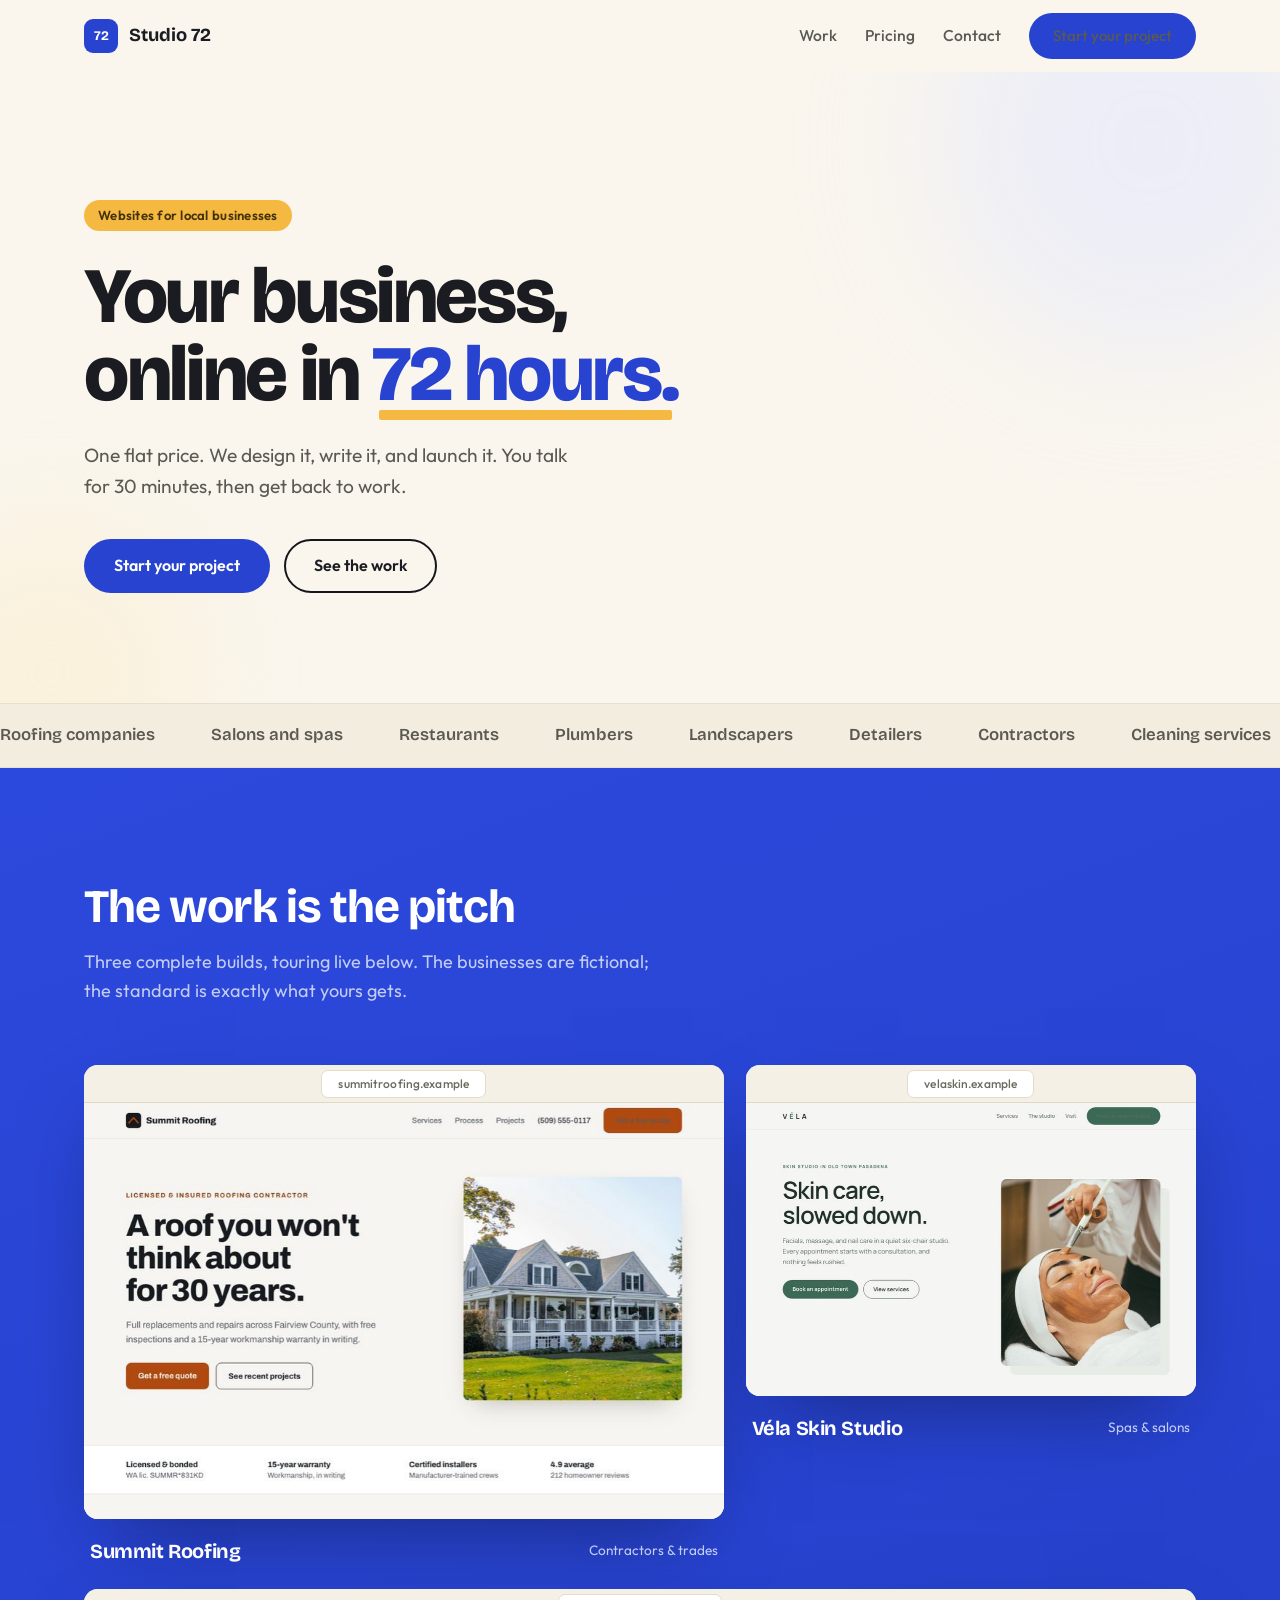
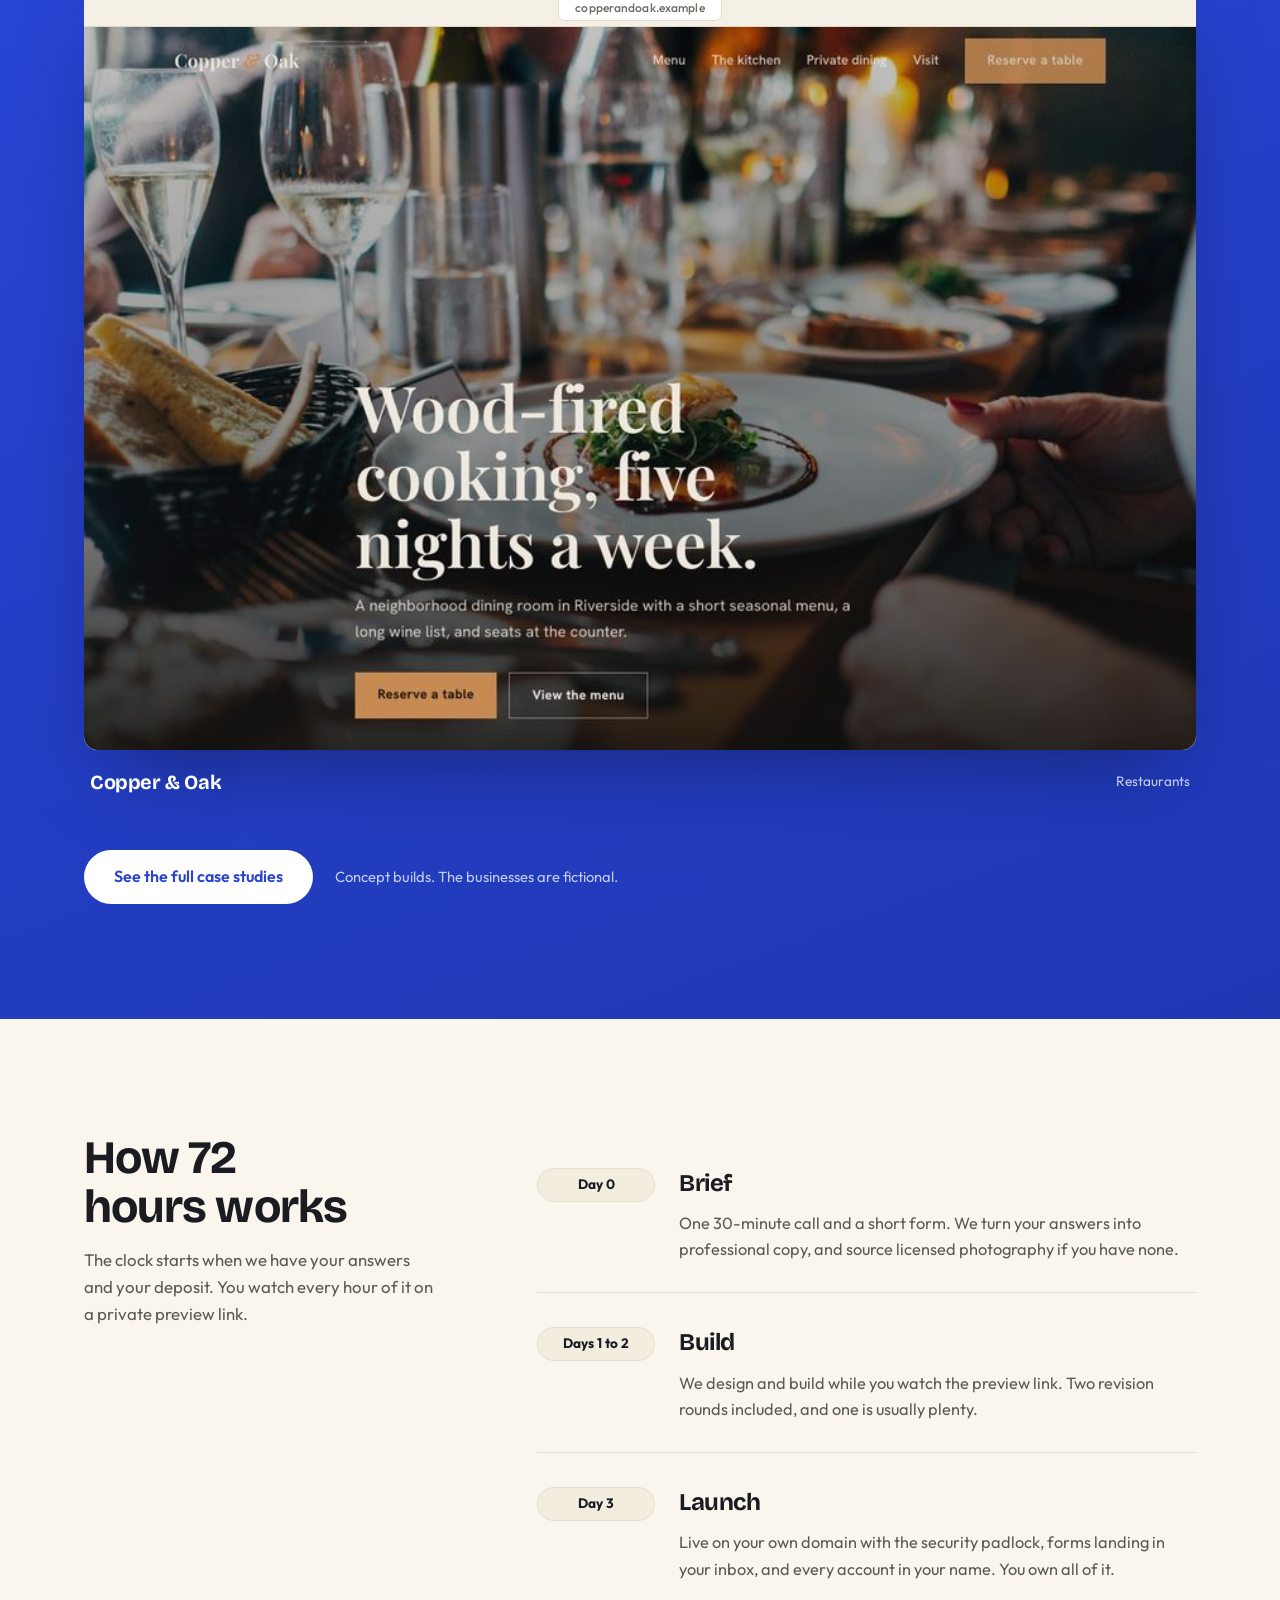
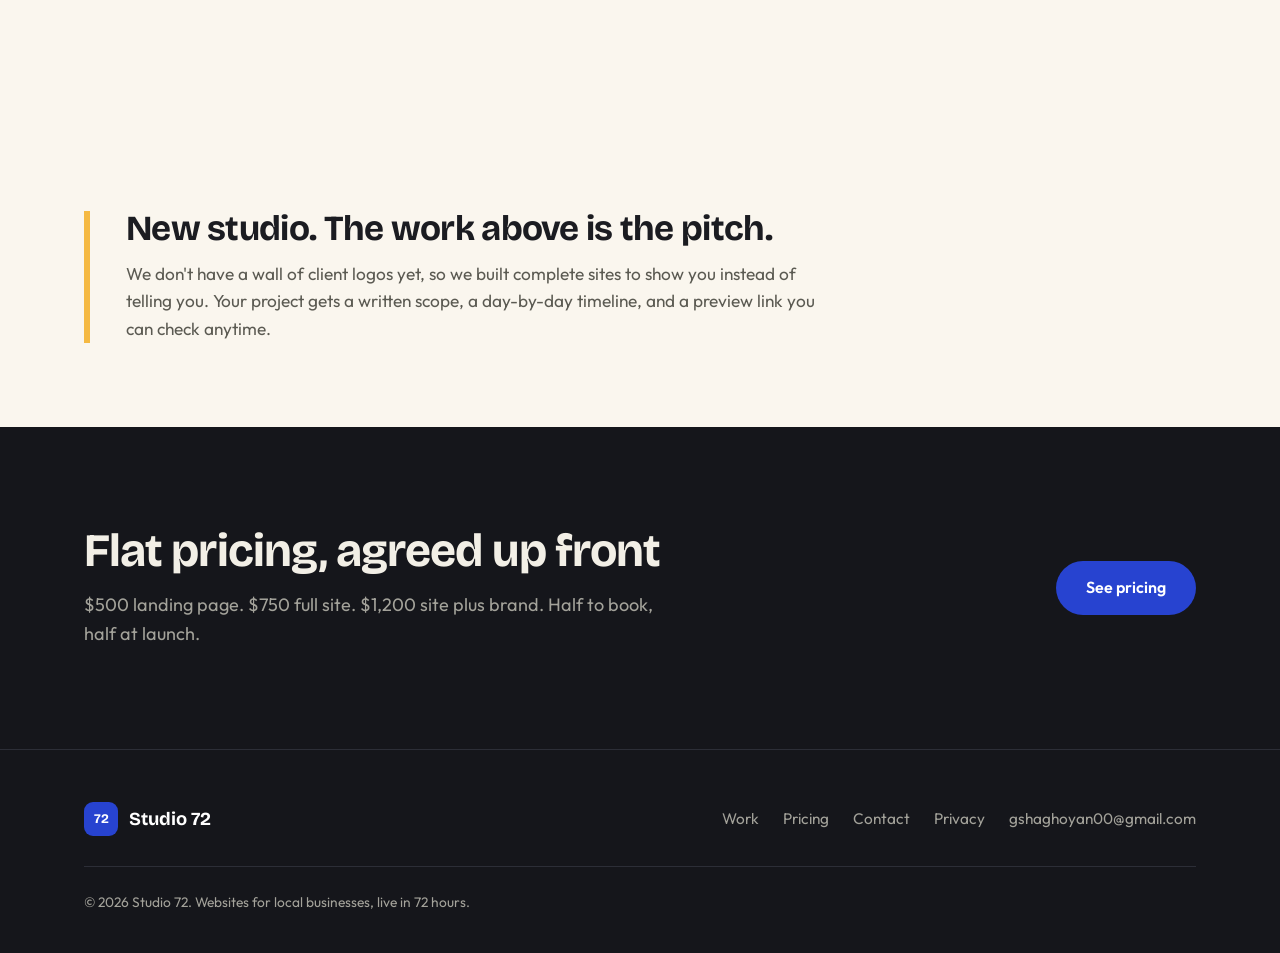
<file: index.html>
<!doctype html>
<html lang="en">
<head>
<meta charset="utf-8">
<meta name="viewport" content="width=device-width, initial-scale=1">
<title>Studio 72 | Your business online in 72 hours</title>
<meta name="description" content="Studio 72 designs, writes, and launches professional websites for local businesses in 72 hours. One flat price, two revision rounds, you own everything.">
<meta property="og:title" content="Studio 72 | Your business online in 72 hours">
<meta property="og:description" content="We design, write, and launch professional websites for local businesses. One flat price, live in 72 hours.">
<meta property="og:url" content="https://studio72web.com/">
<meta property="og:type" content="website">
<link rel="icon" href="data:image/svg+xml,%3Csvg xmlns='http://www.w3.org/2000/svg' viewBox='0 0 32 32'%3E%3Crect width='32' height='32' rx='8' fill='%232743d0'/%3E%3Ctext x='16' y='21.5' font-family='system-ui' font-size='13' font-weight='700' fill='white' text-anchor='middle'%3E72%3C/text%3E%3C/svg%3E">
<link rel="preconnect" href="https://fonts.googleapis.com">
<link rel="preconnect" href="https://fonts.gstatic.com" crossorigin>
<link href="https://fonts.googleapis.com/css2?family=Bricolage+Grotesque:opsz,wght@12..96,500;12..96,600;12..96,700;12..96,800&family=Outfit:wght@400;500;600;700&display=swap" rel="stylesheet">
<link rel="stylesheet" href="styles.css">
<style>
/* ---------- home hero ---------- */
.hero{position:relative;padding:clamp(76px,10vw,128px) 0 clamp(72px,9vw,110px);overflow:hidden}
.hero .blob{position:absolute;border-radius:50%;filter:blur(70px);opacity:.5;pointer-events:none}
.hero .b1{width:420px;height:420px;background:#dfe5ff;top:-140px;right:-80px}
.hero .b2{width:300px;height:300px;background:#fbecc8;bottom:-120px;left:-100px}
@media (prefers-reduced-motion:no-preference){
  .hero .b1{animation:drift1 16s ease-in-out infinite alternate}
  .hero .b2{animation:drift2 19s ease-in-out infinite alternate}
  @keyframes drift1{to{transform:translate(-60px,50px) scale(1.12)}}
  @keyframes drift2{to{transform:translate(70px,-40px) scale(1.08)}}
}
.hero .wrap{position:relative}
.hero .chip{margin-bottom:26px}
.hero h1{max-width:13ch;margin-bottom:26px}
.hero h1 em{font-style:normal;color:var(--cobalt);position:relative;white-space:nowrap}
.hero h1 em::after{
  content:"";position:absolute;left:2%;right:2%;bottom:.02em;height:.13em;
  background:var(--amber);border-radius:2px;z-index:-1;transform-origin:left;
}
@media (prefers-reduced-motion:no-preference){
  .hero h1 em::after{transform:scaleX(0);animation:draw .7s var(--ease) .9s forwards}
  @keyframes draw{to{transform:scaleX(1)}}
  .hero .up{opacity:0;transform:translateY(28px);animation:rise .85s var(--ease) forwards}
  .hero .up.d1{animation-delay:.08s}.hero .up.d2{animation-delay:.18s}
  .hero .up.d3{animation-delay:.28s}.hero .up.d4{animation-delay:.4s}
  @keyframes rise{to{opacity:1;transform:none}}
}
.hero p.sub{font-size:1.2rem;color:var(--muted);max-width:31rem;margin-bottom:38px}
.hero-ctas{display:flex;gap:14px;flex-wrap:wrap}

/* ---------- work teaser bento ---------- */
.teaser-grid{display:grid;grid-template-columns:repeat(12,1fr);gap:22px}
.tcard{border-radius:var(--r);text-decoration:none;display:block}
.tcard .frame{border-radius:var(--r)}
.tcard-1{grid-column:span 7}
.tcard-2{grid-column:span 5}
.tcard-3{grid-column:span 12}
.tcard .meta{display:flex;align-items:center;gap:14px;padding:16px 6px 0;flex-wrap:wrap}
.tcard .meta h3{font-size:1.25rem;font-weight:700}
.tcard .meta .niche{font-size:.85rem;color:var(--m-on-cobalt);margin-left:auto}
.work-cta{margin-top:clamp(36px,5vw,52px);display:flex;gap:22px;align-items:center;flex-wrap:wrap}

/* ---------- process ---------- */
.proc-grid{display:grid;grid-template-columns:minmax(0,4fr) minmax(0,7fr);gap:clamp(40px,6vw,90px)}
.proc-left h2{position:sticky;top:110px}
.proc-left p{position:sticky;top:216px;color:var(--muted);margin-top:16px;max-width:22rem;font-size:1.05rem}
.step{padding:30px 0;display:grid;grid-template-columns:118px 1fr;gap:24px;align-items:start}
.step + .step{border-top:1px solid var(--line)}
.step .when{font-weight:700;font-size:.85rem;background:var(--cream-deep);border:1px solid var(--line);padding:5px 12px;border-radius:999px;text-align:center;margin-top:4px}
.step h3{font-size:1.5rem;font-weight:700;margin-bottom:8px}
.step p{color:var(--muted);font-size:1.02rem;max-width:34rem}

/* ---------- honesty ---------- */
.honesty{padding:clamp(56px,7vw,84px) 0}
.honesty .inner{border-left:6px solid var(--amber);padding-left:clamp(20px,3vw,36px);max-width:46rem}
.honesty h2{font-size:clamp(1.6rem,3vw,2.2rem)}
.honesty p{color:var(--muted);margin-top:12px;font-size:1.08rem}

@media(max-width:980px){
  .tcard-1,.tcard-2,.tcard-3{grid-column:span 12}
  .proc-grid{grid-template-columns:1fr}
  .proc-left h2,.proc-left p{position:static}
  .step{grid-template-columns:1fr;gap:10px}
  .step .when{justify-self:start}
}
</style>
</head>
<body>

<header class="site">
  <div class="wrap nav">
    <a class="brand" href="index.html"><span class="mark">72</span>Studio 72</a>
    <button class="menu-btn" aria-expanded="false" aria-controls="navlinks">Menu</button>
    <nav class="nav-links" id="navlinks">
      <a href="work.html">Work</a>
      <a href="pricing.html">Pricing</a>
      <a href="contact.html">Contact</a>
      <a class="btn" href="contact.html">Start your project</a>
    </nav>
  </div>
</header>

<main>

  <section class="hero" aria-label="Introduction">
    <div class="blob b1"></div><div class="blob b2"></div>
    <div class="wrap">
      <span class="chip up d1">Websites for local businesses</span>
      <h1 class="up d2">Your business, online in <em>72 hours.</em></h1>
      <p class="sub up d3">One flat price. We design it, write it, and launch it. You talk for 30 minutes, then get back to work.</p>
      <div class="hero-ctas up d4">
        <a class="btn" href="contact.html">Start your project</a>
        <a class="btn btn-ghost" href="work.html">See the work</a>
      </div>
    </div>
  </section>

  <div class="marquee" aria-hidden="true">
    <div class="track">
      <span>Roofing companies</span><span>Salons and spas</span><span>Restaurants</span><span>Plumbers</span><span>Landscapers</span><span>Detailers</span><span>Contractors</span><span>Cleaning services</span>
      <span>Roofing companies</span><span>Salons and spas</span><span>Restaurants</span><span>Plumbers</span><span>Landscapers</span><span>Detailers</span><span>Contractors</span><span>Cleaning services</span>
    </div>
  </div>

  <section class="on-cobalt" id="work">
    <div class="wrap">
      <div class="rv" style="max-width:44rem;margin-bottom:clamp(40px,5vw,60px)">
        <h2>The work is the pitch</h2>
        <p class="lede">Three complete builds, touring live below. The businesses are fictional; the standard is exactly what yours gets.</p>
      </div>
      <div class="teaser-grid">
        <a class="tcard tcard-1 rv" href="work.html#roofing" aria-label="Summit Roofing case study">
          <div class="frame">
            <div class="frame-bar"><span class="frame-url">summitroofing.example</span></div>
            <div class="tour"><img src="assets/tours/tour-roofing.jpg" alt="Full scrolling view of the Summit Roofing concept website" width="880" height="3711"></div>
          </div>
          <div class="meta"><h3>Summit Roofing</h3><span class="niche">Contractors &amp; trades</span></div>
        </a>
        <a class="tcard tcard-2 rv d1" href="work.html#spa" aria-label="Véla Skin Studio case study">
          <div class="frame">
            <div class="frame-bar"><span class="frame-url">velaskin.example</span></div>
            <div class="tour"><img src="assets/tours/tour-spa.jpg" alt="Full scrolling view of the Véla Skin Studio concept website" width="880" height="2993" loading="lazy"></div>
          </div>
          <div class="meta"><h3>Véla Skin Studio</h3><span class="niche">Spas &amp; salons</span></div>
        </a>
        <a class="tcard tcard-3 rv" href="work.html#restaurant" aria-label="Copper and Oak case study">
          <div class="frame">
            <div class="frame-bar"><span class="frame-url">copperandoak.example</span></div>
            <div class="tour"><img src="assets/tours/tour-restaurant.jpg" alt="Full scrolling view of the Copper and Oak concept website" width="880" height="3789" loading="lazy"></div>
          </div>
          <div class="meta"><h3>Copper &amp; Oak</h3><span class="niche">Restaurants</span></div>
        </a>
      </div>
      <div class="work-cta rv">
        <a class="btn" href="work.html">See the full case studies</a>
        <span style="color:var(--m-on-cobalt);font-size:.92rem">Concept builds. The businesses are fictional.</span>
      </div>
    </div>
  </section>

  <section id="process">
    <div class="wrap proc-grid">
      <div class="proc-left">
        <h2 class="rv">How 72 hours works</h2>
        <p class="rv d1">The clock starts when we have your answers and your deposit. You watch every hour of it on a private preview link.</p>
      </div>
      <div>
        <div class="step rv">
          <span class="when">Day 0</span>
          <div>
            <h3>Brief</h3>
            <p>One 30-minute call and a short form. We turn your answers into professional copy, and source licensed photography if you have none.</p>
          </div>
        </div>
        <div class="step rv">
          <span class="when">Days 1 to 2</span>
          <div>
            <h3>Build</h3>
            <p>We design and build while you watch the preview link. Two revision rounds included, and one is usually plenty.</p>
          </div>
        </div>
        <div class="step rv">
          <span class="when">Day 3</span>
          <div>
            <h3>Launch</h3>
            <p>Live on your own domain with the security padlock, forms landing in your inbox, and every account in your name. You own all of it.</p>
          </div>
        </div>
      </div>
    </div>
  </section>

  <section class="honesty">
    <div class="wrap">
      <div class="inner rv">
        <h2>New studio. The work above is the pitch.</h2>
        <p>We don't have a wall of client logos yet, so we built complete sites to show you instead of telling you. Your project gets a written scope, a day-by-day timeline, and a preview link you can check anytime.</p>
      </div>
    </div>
  </section>

  <section class="on-ink cta-band">
    <div class="wrap grid">
      <div class="rv">
        <h2>Flat pricing, agreed up front</h2>
        <p class="lede">$500 landing page. $750 full site. $1,200 site plus brand. Half to book, half at launch.</p>
      </div>
      <a class="btn rv" href="pricing.html">See pricing</a>
    </div>
  </section>

</main>

<footer class="site">
  <div class="wrap">
    <div class="foot-row">
      <a class="brand" href="index.html"><span class="mark">72</span>Studio 72</a>
      <nav>
        <a href="work.html">Work</a>
        <a href="pricing.html">Pricing</a>
        <a href="contact.html">Contact</a>
        <a href="privacy.html">Privacy</a>
        <a href="mailto:gshaghoyan00@gmail.com">gshaghoyan00@gmail.com</a>
      </nav>
    </div>
    <p class="foot-base">© 2026 Studio 72. Websites for local businesses, live in 72 hours.</p>
  </div>
</footer>

<script src="app.js"></script>
</body>
</html>
</file>
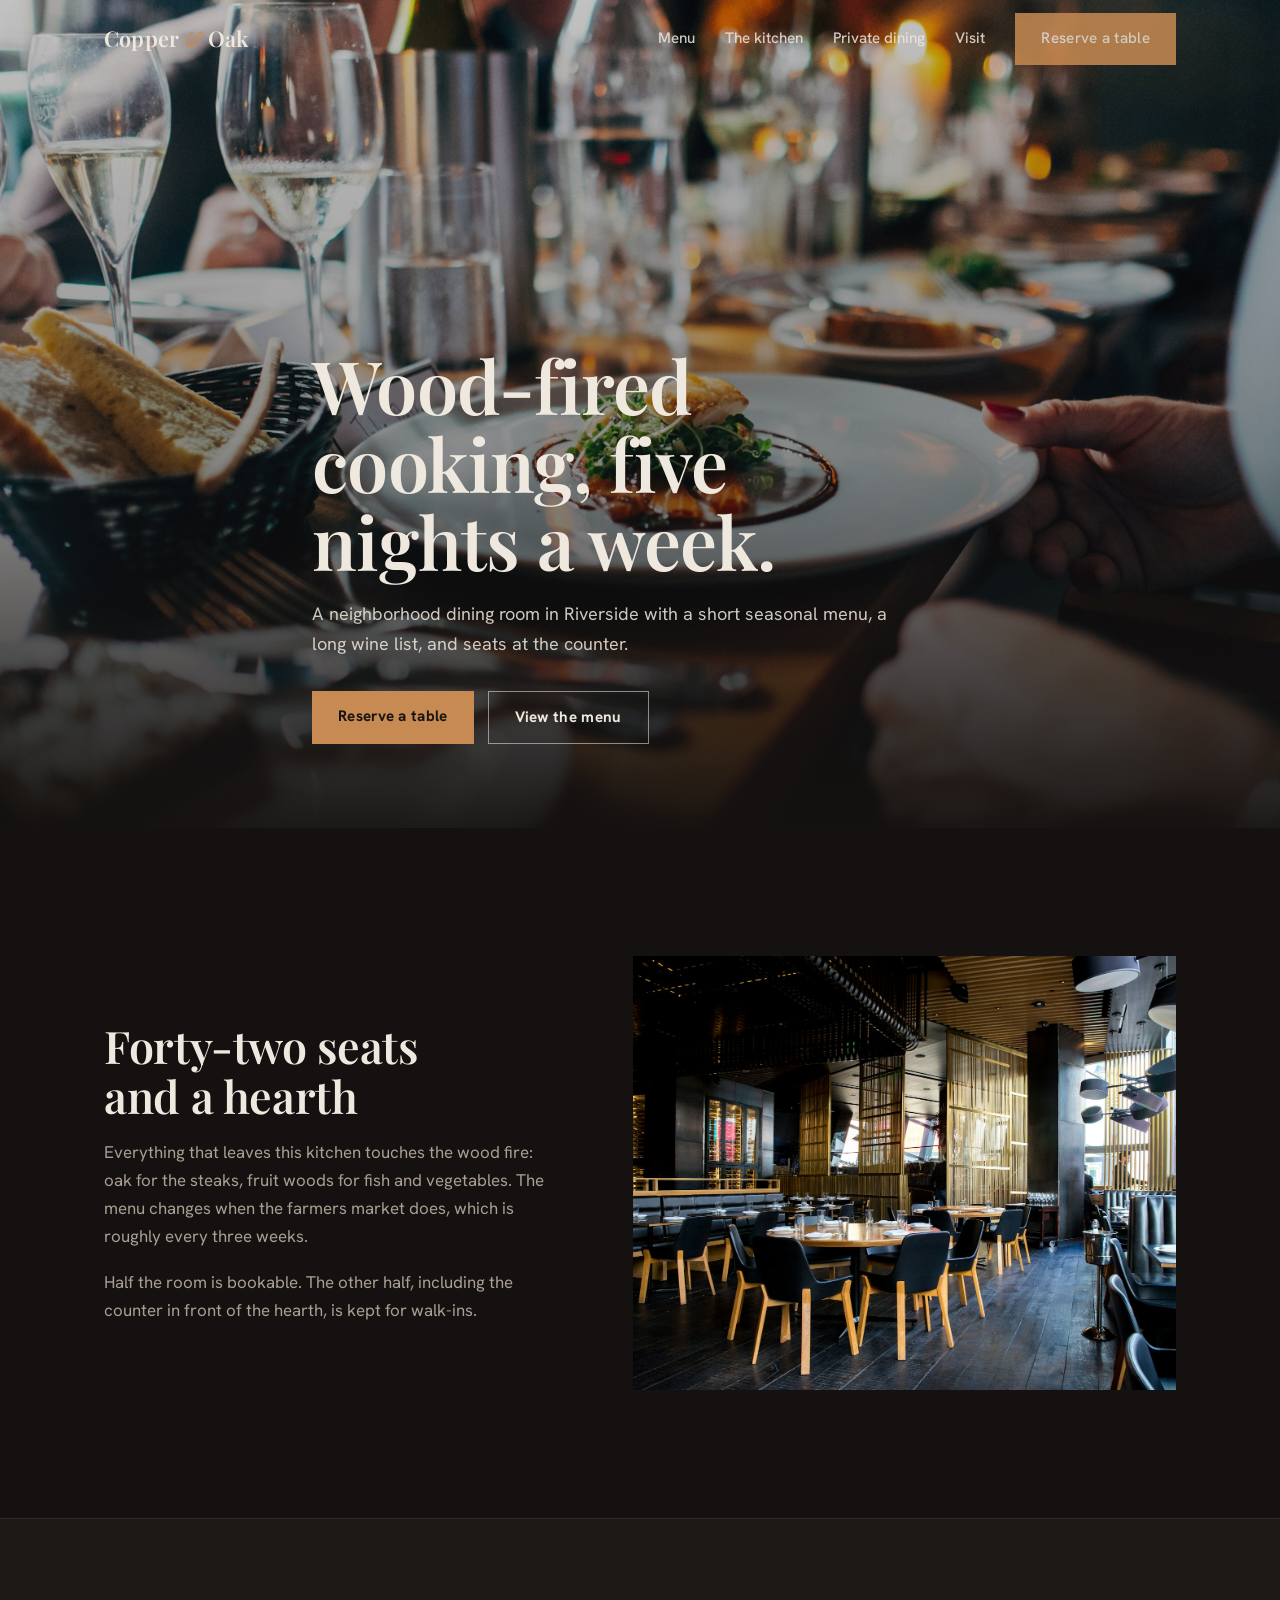
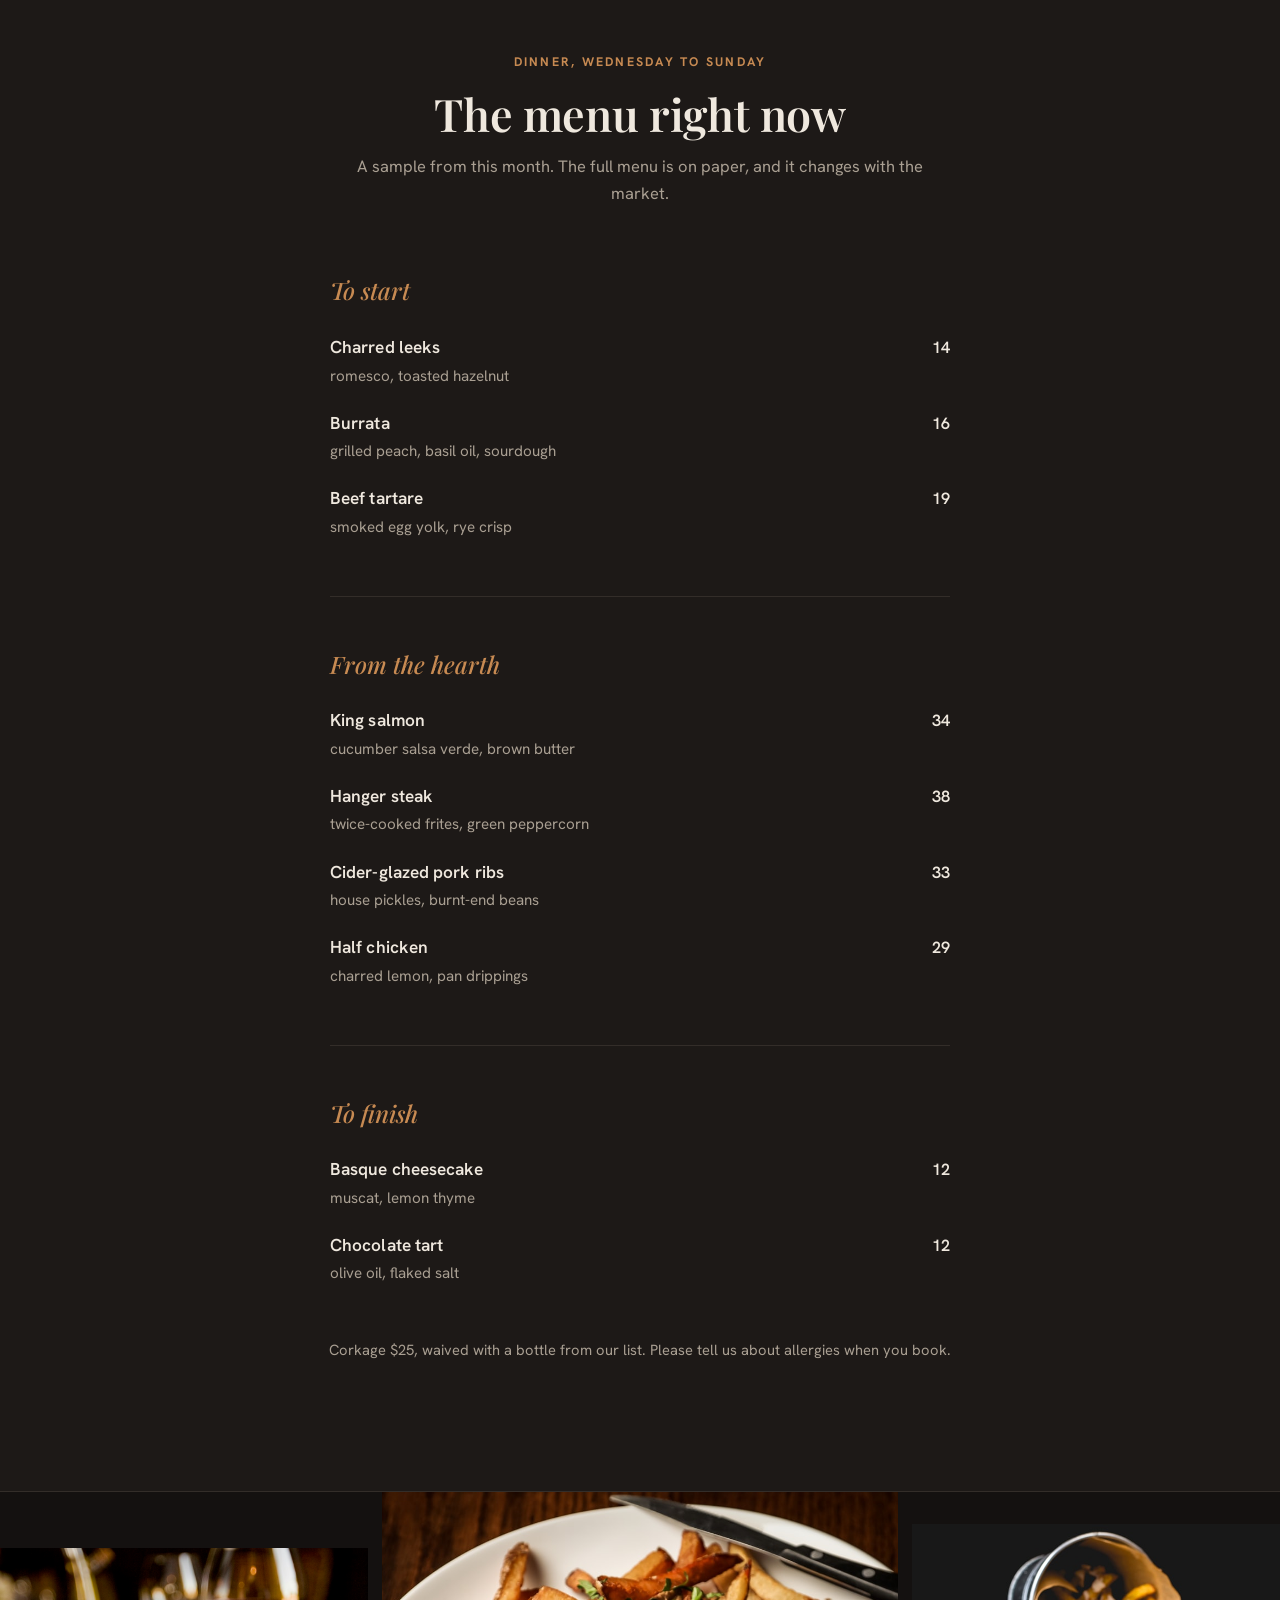
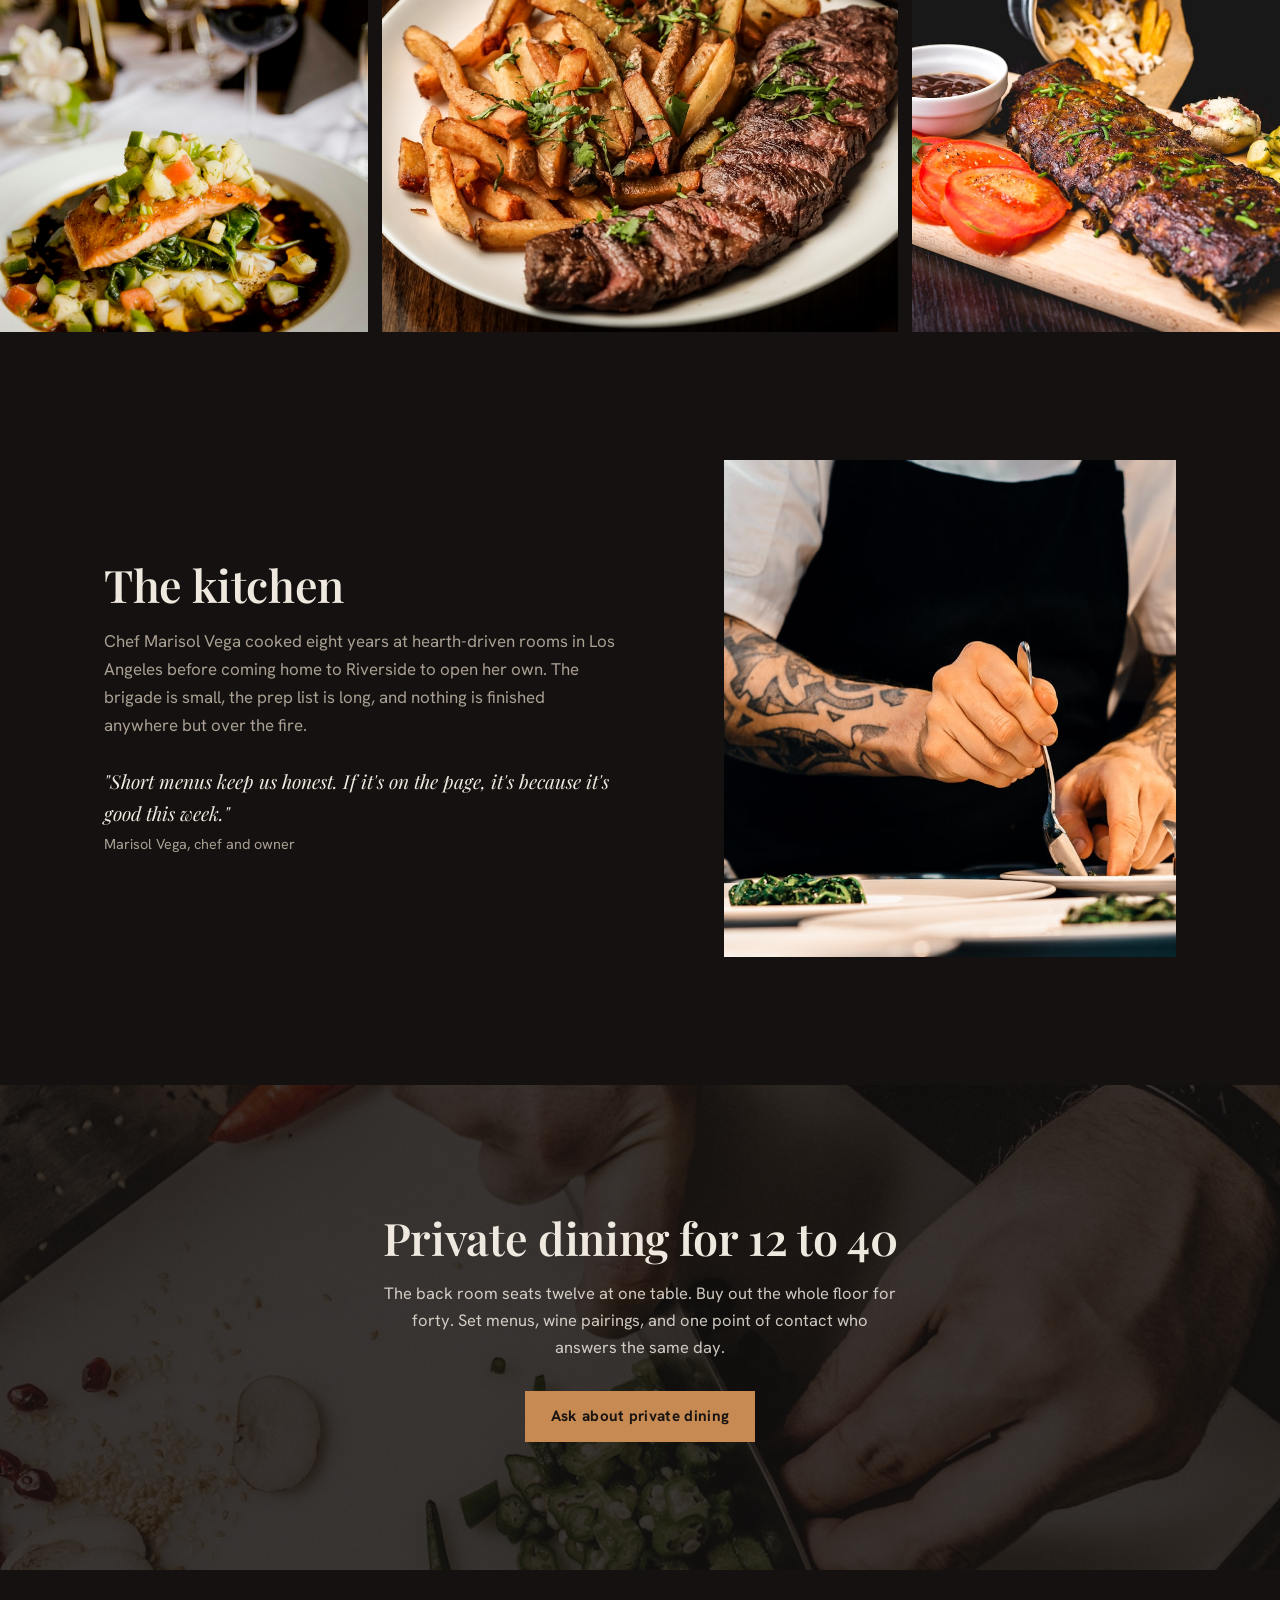
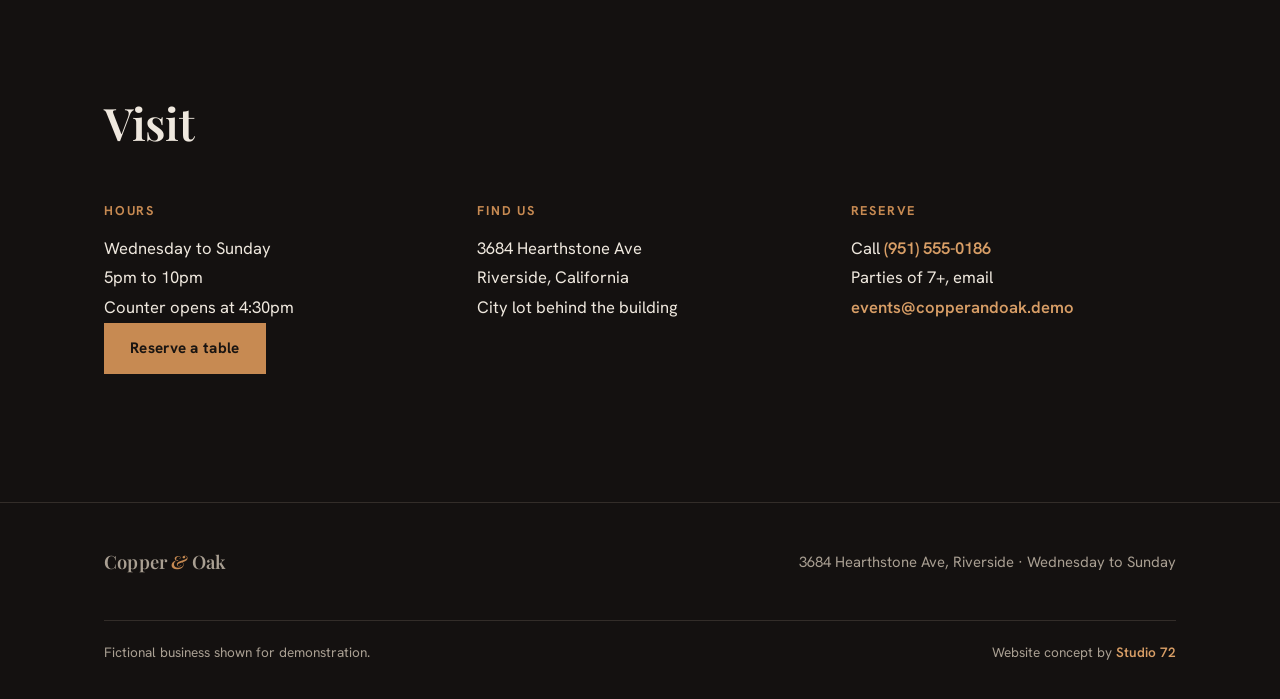
<file: demos/copper-oak/index.html>
<!doctype html>
<!--
  CONCEPT DEMONSTRATION SITE by Studio 72.
  "Copper & Oak", its chef, menu, and prices are fictional and exist to demonstrate
  what a finished client site looks like.
-->
<html lang="en">
<head>
<meta charset="utf-8">
<meta name="viewport" content="width=device-width, initial-scale=1">
<title>Copper &amp; Oak | Wood-fired dining in Riverside</title>
<meta name="description" content="Copper &amp; Oak is a neighborhood dining room in Riverside. A short seasonal menu cooked over a wood hearth, a long wine list, and seats at the counter.">
<link rel="icon" href="data:image/svg+xml,%3Csvg xmlns='http://www.w3.org/2000/svg' viewBox='0 0 32 32'%3E%3Crect width='32' height='32' fill='%23131110'/%3E%3Cpath d='M8 24V10h4.5v14zM19.5 24V10H24v14z' fill='%23c78a52'/%3E%3C/svg%3E">
<link rel="preconnect" href="https://fonts.googleapis.com">
<link rel="preconnect" href="https://fonts.gstatic.com" crossorigin>
<link href="https://fonts.googleapis.com/css2?family=Playfair+Display:ital,wght@0,500;0,600;0,700;1,500&family=Hanken+Grotesk:wght@400;500;600;700&display=swap" rel="stylesheet">
<style>
:root{
  --bg:#141110;
  --surface:#1d1917;
  --ink:#efe8de;
  --muted:#a99f92;
  --line:#332d29;
  --accent:#c78a52;
  --accent-bright:#d89e66;
  --wrap:1120px;
  --serif:"Playfair Display",Georgia,serif;
  --sans:"Hanken Grotesk",system-ui,sans-serif;
}
*{margin:0;padding:0;box-sizing:border-box}
html{scroll-behavior:smooth}
@media (prefers-reduced-motion:reduce){html{scroll-behavior:auto}}
body{
  font-family:var(--sans);background:var(--bg);color:var(--ink);
  line-height:1.65;font-size:16.5px;-webkit-font-smoothing:antialiased;
}
img{display:block;max-width:100%;height:auto}
a{color:inherit}
.wrap{max-width:var(--wrap);margin:0 auto;padding:0 24px}
section{padding:clamp(72px,10vw,128px) 0}

/* ---------- nav ---------- */
header{position:absolute;top:0;left:0;right:0;z-index:50}
header.solid{position:sticky;background:rgba(20,17,16,.94);backdrop-filter:blur(10px);border-bottom:1px solid var(--line)}
.nav{display:flex;align-items:center;gap:28px;height:78px}
.brand{text-decoration:none;font-family:var(--serif);font-weight:600;font-size:1.35rem;letter-spacing:.01em}
.brand em{font-style:italic;color:var(--accent)}
.nav-links{display:flex;gap:30px;margin-left:auto;align-items:center}
.nav-links a{text-decoration:none;font-weight:500;font-size:.95rem;color:var(--ink);opacity:.85}
.nav-links a:hover{opacity:1}
.btn{
  display:inline-block;background:var(--accent);color:#191411;text-decoration:none;
  font-weight:700;font-size:.95rem;padding:13px 26px;border-radius:0;
  border:none;cursor:pointer;font-family:var(--sans);letter-spacing:.02em;
  transition:background .2s,transform .15s;
}
.btn:hover{background:var(--accent-bright)}
.btn:active{transform:translateY(1px)}
.btn:focus-visible{outline:3px solid rgba(199,138,82,.5);outline-offset:2px}
.btn-ghost{background:transparent;color:var(--ink);border:1px solid rgba(239,232,222,.55)}
.btn-ghost:hover{background:var(--ink);color:var(--bg);border-color:var(--ink)}
.menu-btn{display:none;margin-left:auto;background:rgba(20,17,16,.5);border:1px solid rgba(239,232,222,.4);color:var(--ink);padding:9px 16px;font-family:var(--sans);font-weight:600;font-size:.9rem;cursor:pointer}

/* ---------- hero ---------- */
.hero{
  position:relative;min-height:min(92dvh,880px);display:flex;align-items:flex-end;
  padding:0 0 clamp(48px,7vw,84px);
}
.hero-bg{position:absolute;inset:0;overflow:hidden}
.hero-bg img{width:100%;height:100%;object-fit:cover}
.hero-bg::after{
  content:"";position:absolute;inset:0;
  background:linear-gradient(to top,rgba(20,17,16,.96) 0%,rgba(20,17,16,.45) 45%,rgba(20,17,16,.25) 100%);
}
.hero-inner{position:relative;z-index:1;max-width:44rem}
h1{
  font-family:var(--serif);font-weight:600;
  font-size:clamp(2.6rem,6vw,4.6rem);line-height:1.06;letter-spacing:-.01em;
  margin-bottom:20px;text-wrap:balance;
}
.hero p{font-size:1.13rem;color:var(--ink);opacity:.85;max-width:36rem;margin-bottom:32px}
.hero-ctas{display:flex;gap:14px;flex-wrap:wrap}

/* ---------- story ---------- */
.story-grid{display:grid;grid-template-columns:minmax(0,5fr) minmax(0,6fr);gap:clamp(36px,6vw,88px);align-items:center}
h2{font-family:var(--serif);font-weight:600;font-size:clamp(1.9rem,3.8vw,2.8rem);letter-spacing:-.008em;line-height:1.12;text-wrap:balance}
.story p{color:var(--muted);margin-top:18px;font-size:1.06rem;max-width:34rem}
.story-grid img{width:100%;aspect-ratio:5/4;object-fit:cover}

/* ---------- menu ---------- */
.menu{background:var(--surface);border-top:1px solid var(--line);border-bottom:1px solid var(--line)}
.menu-head{text-align:center;max-width:36rem;margin:0 auto clamp(40px,6vw,64px)}
.kicker{display:inline-block;font-size:.78rem;font-weight:700;letter-spacing:.18em;text-transform:uppercase;color:var(--accent);margin-bottom:16px;font-family:var(--sans)}
.menu-head p{color:var(--muted);margin-top:14px}
.menu-col{max-width:620px;margin:0 auto}
.menu-group + .menu-group{margin-top:clamp(40px,5vw,56px);padding-top:clamp(36px,4.5vw,48px);border-top:1px solid var(--line)}
.menu-group h3{font-family:var(--serif);font-style:italic;font-weight:500;font-size:1.5rem;color:var(--accent);margin-bottom:22px}
.dish{display:flex;justify-content:space-between;gap:18px;align-items:baseline}
.dish + .dish{margin-top:20px}
.dish h4{font-size:1.08rem;font-weight:600;letter-spacing:.005em}
.dish .desc{color:var(--muted);font-size:.95rem;font-weight:400;margin-top:2px}
.dish .px{font-weight:600;color:var(--ink);font-size:1.02rem;flex:none}
.menu-note{text-align:center;color:var(--muted);font-size:.92rem;margin-top:clamp(36px,5vw,52px)}

/* ---------- dish strip ---------- */
.strip{padding:0}
.strip-grid{display:grid;grid-template-columns:1fr 1.4fr 1fr;gap:14px}
.strip-grid img{width:100%;height:440px;object-fit:cover}
.strip-grid img:nth-child(1){margin-top:56px;height:384px}
.strip-grid img:nth-child(3){margin-top:32px;height:408px}

/* ---------- kitchen ---------- */
.kitchen-grid{display:grid;grid-template-columns:minmax(0,6fr) minmax(0,5fr);gap:clamp(36px,6vw,88px);align-items:center}
.kitchen-grid img{width:100%;aspect-ratio:4/4.4;object-fit:cover}
.kitchen p{color:var(--muted);margin-top:18px;font-size:1.06rem;max-width:32rem}
.kitchen .sig{margin-top:26px;font-family:var(--serif);font-style:italic;font-size:1.2rem;color:var(--ink)}
.kitchen .sig small{display:block;font-family:var(--sans);font-style:normal;font-size:.9rem;color:var(--muted);margin-top:4px}

/* ---------- private ---------- */
.private{position:relative;overflow:hidden}
.private-bg{position:absolute;inset:0}
.private-bg img{width:100%;height:100%;object-fit:cover}
.private-bg::after{content:"";position:absolute;inset:0;background:rgba(20,17,16,.82)}
.private .wrap{position:relative;z-index:1;text-align:center;max-width:40rem}
.private p{color:var(--ink);opacity:.85;margin:16px auto 30px;max-width:32rem}

/* ---------- visit ---------- */
.visit-grid{display:grid;grid-template-columns:repeat(3,1fr);gap:clamp(24px,4vw,48px);margin-top:clamp(32px,5vw,52px)}
.visit-col strong{display:block;font-size:.8rem;letter-spacing:.14em;text-transform:uppercase;color:var(--accent);margin-bottom:12px;font-weight:700}
.visit-col p{font-size:1.04rem;line-height:1.8}
.visit-col a{color:var(--accent-bright);text-decoration:none;font-weight:600}
.visit-col a:hover{text-decoration:underline}
.visit .btn{margin-top:36px}

/* ---------- footer ---------- */
footer{border-top:1px solid var(--line);padding:44px 0 36px;font-size:.93rem;color:var(--muted)}
.foot-row{display:flex;justify-content:space-between;gap:18px;flex-wrap:wrap;align-items:center}
.foot-row .brand{font-size:1.15rem}
.foot-note{width:100%;margin-top:24px;padding-top:20px;border-top:1px solid var(--line);font-size:.85rem;display:flex;justify-content:space-between;gap:14px;flex-wrap:wrap}
footer a{color:var(--accent-bright);text-decoration:none;font-weight:600}

/* ---------- reveal ---------- */
@media (prefers-reduced-motion:no-preference){
  .rv{opacity:0;transform:translateY(22px)}
  .rv.in{opacity:1;transform:none;transition:opacity .75s cubic-bezier(.16,1,.3,1),transform .75s cubic-bezier(.16,1,.3,1)}
}

/* ---------- mobile ---------- */
@media(max-width:940px){
  .story-grid,.kitchen-grid{grid-template-columns:1fr}
  .story-grid img{order:-1}
  .strip-grid{grid-template-columns:1fr;gap:12px}
  .strip-grid img,.strip-grid img:nth-child(1),.strip-grid img:nth-child(3){margin-top:0;height:300px}
  .visit-grid{grid-template-columns:1fr;gap:28px}
}
@media(max-width:860px){
  .nav-links{
    display:none;position:absolute;top:78px;left:0;right:0;
    background:var(--bg);border-bottom:1px solid var(--line);
    flex-direction:column;padding:22px 24px;gap:18px;align-items:flex-start;
  }
  .nav-links.open{display:flex}
  .menu-btn{display:block}
}
</style>
</head>
<body>

<header>
  <div class="wrap nav">
    <a class="brand" href="#top" aria-label="Copper and Oak home">Copper <em>&amp;</em> Oak</a>
    <button class="menu-btn" aria-expanded="false" aria-controls="navlinks">Menu</button>
    <nav class="nav-links" id="navlinks">
      <a href="#menu">Menu</a>
      <a href="#kitchen">The kitchen</a>
      <a href="#private">Private dining</a>
      <a href="#visit">Visit</a>
      <a class="btn" href="tel:+19515550186">Reserve a table</a>
    </nav>
  </div>
</header>

<main id="top">

  <section class="hero" aria-label="Introduction">
    <div class="hero-bg">
      <img src="assets/hero.jpg" alt="Plated seasonal dish on a candlelit table with wine" width="1920" height="1280" fetchpriority="high">
    </div>
    <div class="wrap hero-inner">
      <h1>Wood-fired cooking, five nights a week.</h1>
      <p>A neighborhood dining room in Riverside with a short seasonal menu, a long wine list, and seats at the counter.</p>
      <div class="hero-ctas">
        <a class="btn" href="tel:+19515550186">Reserve a table</a>
        <a class="btn btn-ghost" href="#menu">View the menu</a>
      </div>
    </div>
  </section>

  <section class="story">
    <div class="wrap story-grid">
      <div class="rv">
        <h2>Forty-two seats and a hearth</h2>
        <p>Everything that leaves this kitchen touches the wood fire: oak for the steaks, fruit woods for fish and vegetables. The menu changes when the farmers market does, which is roughly every three weeks.</p>
        <p>Half the room is bookable. The other half, including the counter in front of the hearth, is kept for walk-ins.</p>
      </div>
      <img class="rv" src="assets/interior.jpg" alt="Dark wood dining room with brass screens and leather banquettes" width="1600" height="1067" loading="lazy">
    </div>
  </section>

  <section class="menu" id="menu">
    <div class="wrap">
      <div class="menu-head rv">
        <span class="kicker">Dinner, Wednesday to Sunday</span>
        <h2>The menu right now</h2>
        <p>A sample from this month. The full menu is on paper, and it changes with the market.</p>
      </div>
      <div class="menu-col">
        <div class="menu-group rv">
          <h3>To start</h3>
          <div class="dish"><div><h4>Charred leeks</h4><p class="desc">romesco, toasted hazelnut</p></div><span class="px">14</span></div>
          <div class="dish"><div><h4>Burrata</h4><p class="desc">grilled peach, basil oil, sourdough</p></div><span class="px">16</span></div>
          <div class="dish"><div><h4>Beef tartare</h4><p class="desc">smoked egg yolk, rye crisp</p></div><span class="px">19</span></div>
        </div>
        <div class="menu-group rv">
          <h3>From the hearth</h3>
          <div class="dish"><div><h4>King salmon</h4><p class="desc">cucumber salsa verde, brown butter</p></div><span class="px">34</span></div>
          <div class="dish"><div><h4>Hanger steak</h4><p class="desc">twice-cooked frites, green peppercorn</p></div><span class="px">38</span></div>
          <div class="dish"><div><h4>Cider-glazed pork ribs</h4><p class="desc">house pickles, burnt-end beans</p></div><span class="px">33</span></div>
          <div class="dish"><div><h4>Half chicken</h4><p class="desc">charred lemon, pan drippings</p></div><span class="px">29</span></div>
        </div>
        <div class="menu-group rv">
          <h3>To finish</h3>
          <div class="dish"><div><h4>Basque cheesecake</h4><p class="desc">muscat, lemon thyme</p></div><span class="px">12</span></div>
          <div class="dish"><div><h4>Chocolate tart</h4><p class="desc">olive oil, flaked salt</p></div><span class="px">12</span></div>
        </div>
      </div>
      <p class="menu-note rv">Corkage $25, waived with a bottle from our list. Please tell us about allergies when you book.</p>
    </div>
  </section>

  <section class="strip" aria-label="Dishes from the kitchen">
    <div class="strip-grid">
      <img src="assets/dish-salmon.jpg" alt="Seared salmon over greens with cucumber relish and red wine" width="1200" height="1800" loading="lazy">
      <img src="assets/dish-steak.jpg" alt="Hanger steak with herbed frites on a white plate" width="1200" height="800" loading="lazy">
      <img src="assets/dish-ribs.jpg" alt="Glazed pork ribs on a board with tomatoes and pickles" width="1200" height="800" loading="lazy">
    </div>
  </section>

  <section id="kitchen">
    <div class="wrap kitchen-grid">
      <div class="kitchen rv">
        <h2>The kitchen</h2>
        <p>Chef Marisol Vega cooked eight years at hearth-driven rooms in Los Angeles before coming home to Riverside to open her own. The brigade is small, the prep list is long, and nothing is finished anywhere but over the fire.</p>
        <p class="sig">"Short menus keep us honest. If it's on the page, it's because it's good this week."<small>Marisol Vega, chef and owner</small></p>
      </div>
      <img class="rv" src="assets/chef.jpg" alt="Chef plating greens across a row of dishes at the pass" width="1200" height="800" loading="lazy">
    </div>
  </section>

  <section class="private" id="private">
    <div class="private-bg">
      <img src="assets/prep.jpg" alt="Cook slicing vegetables on a prep board" width="1200" height="1800" loading="lazy">
    </div>
    <div class="wrap rv">
      <h2>Private dining for 12 to 40</h2>
      <p>The back room seats twelve at one table. Buy out the whole floor for forty. Set menus, wine pairings, and one point of contact who answers the same day.</p>
      <a class="btn" href="mailto:events@copperandoak.demo">Ask about private dining</a>
    </div>
  </section>

  <section id="visit">
    <div class="wrap">
      <h2 class="rv">Visit</h2>
      <div class="visit-grid">
        <div class="visit-col rv">
          <strong>Hours</strong>
          <p>Wednesday to Sunday<br>5pm to 10pm<br>Counter opens at 4:30pm</p>
        </div>
        <div class="visit-col rv">
          <strong>Find us</strong>
          <p>3684 Hearthstone Ave<br>Riverside, California<br>City lot behind the building</p>
        </div>
        <div class="visit-col rv">
          <strong>Reserve</strong>
          <p>Call <a href="tel:+19515550186">(951) 555-0186</a><br>Parties of 7+, email <a href="mailto:events@copperandoak.demo">events@copperandoak.demo</a></p>
        </div>
      </div>
      <a class="btn rv" href="tel:+19515550186">Reserve a table</a>
    </div>
  </section>

</main>

<footer>
  <div class="wrap foot-row">
    <span class="brand">Copper <em style="color:var(--accent)">&amp;</em> Oak</span>
    <span>3684 Hearthstone Ave, Riverside · Wednesday to Sunday</span>
    <div class="foot-note">
      <span>Fictional business shown for demonstration.</span>
      <span>Website concept by <a href="../../index.html">Studio 72</a></span>
    </div>
  </div>
</footer>

<script>
(function(){
  var btn=document.querySelector('.menu-btn'),links=document.getElementById('navlinks');
  btn.addEventListener('click',function(){
    var open=links.classList.toggle('open');
    btn.setAttribute('aria-expanded',open);
  });
  links.addEventListener('click',function(e){if(e.target.tagName==='A'){links.classList.remove('open');btn.setAttribute('aria-expanded','false');}});

  if(!window.matchMedia('(prefers-reduced-motion: reduce)').matches && 'IntersectionObserver' in window){
    var io=new IntersectionObserver(function(entries){
      entries.forEach(function(en){if(en.isIntersecting){en.target.classList.add('in');io.unobserve(en.target);}});
    },{threshold:.15,rootMargin:'0px 0px -40px 0px'});
    document.querySelectorAll('.rv').forEach(function(el){io.observe(el);});
  }else{
    document.querySelectorAll('.rv').forEach(function(el){el.classList.add('in');});
  }
})();
</script>
</body>
</html>
</file>
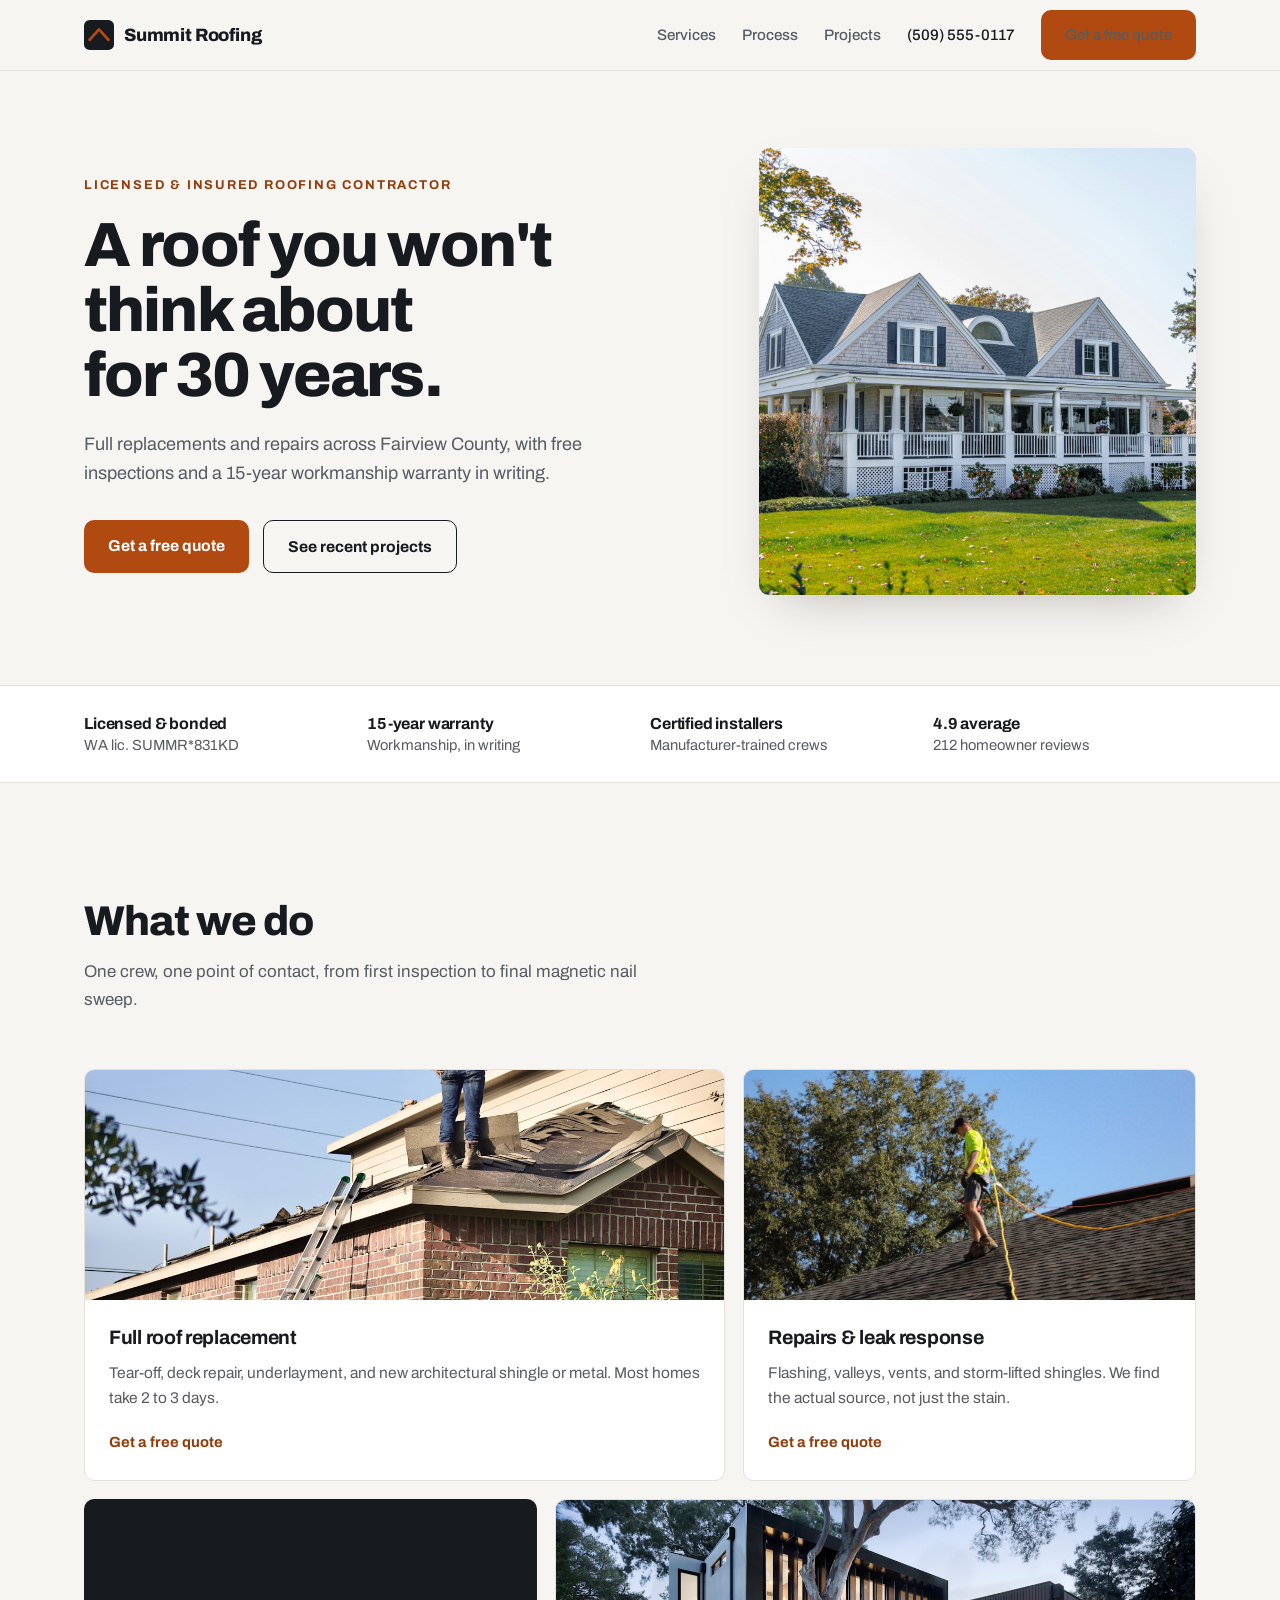
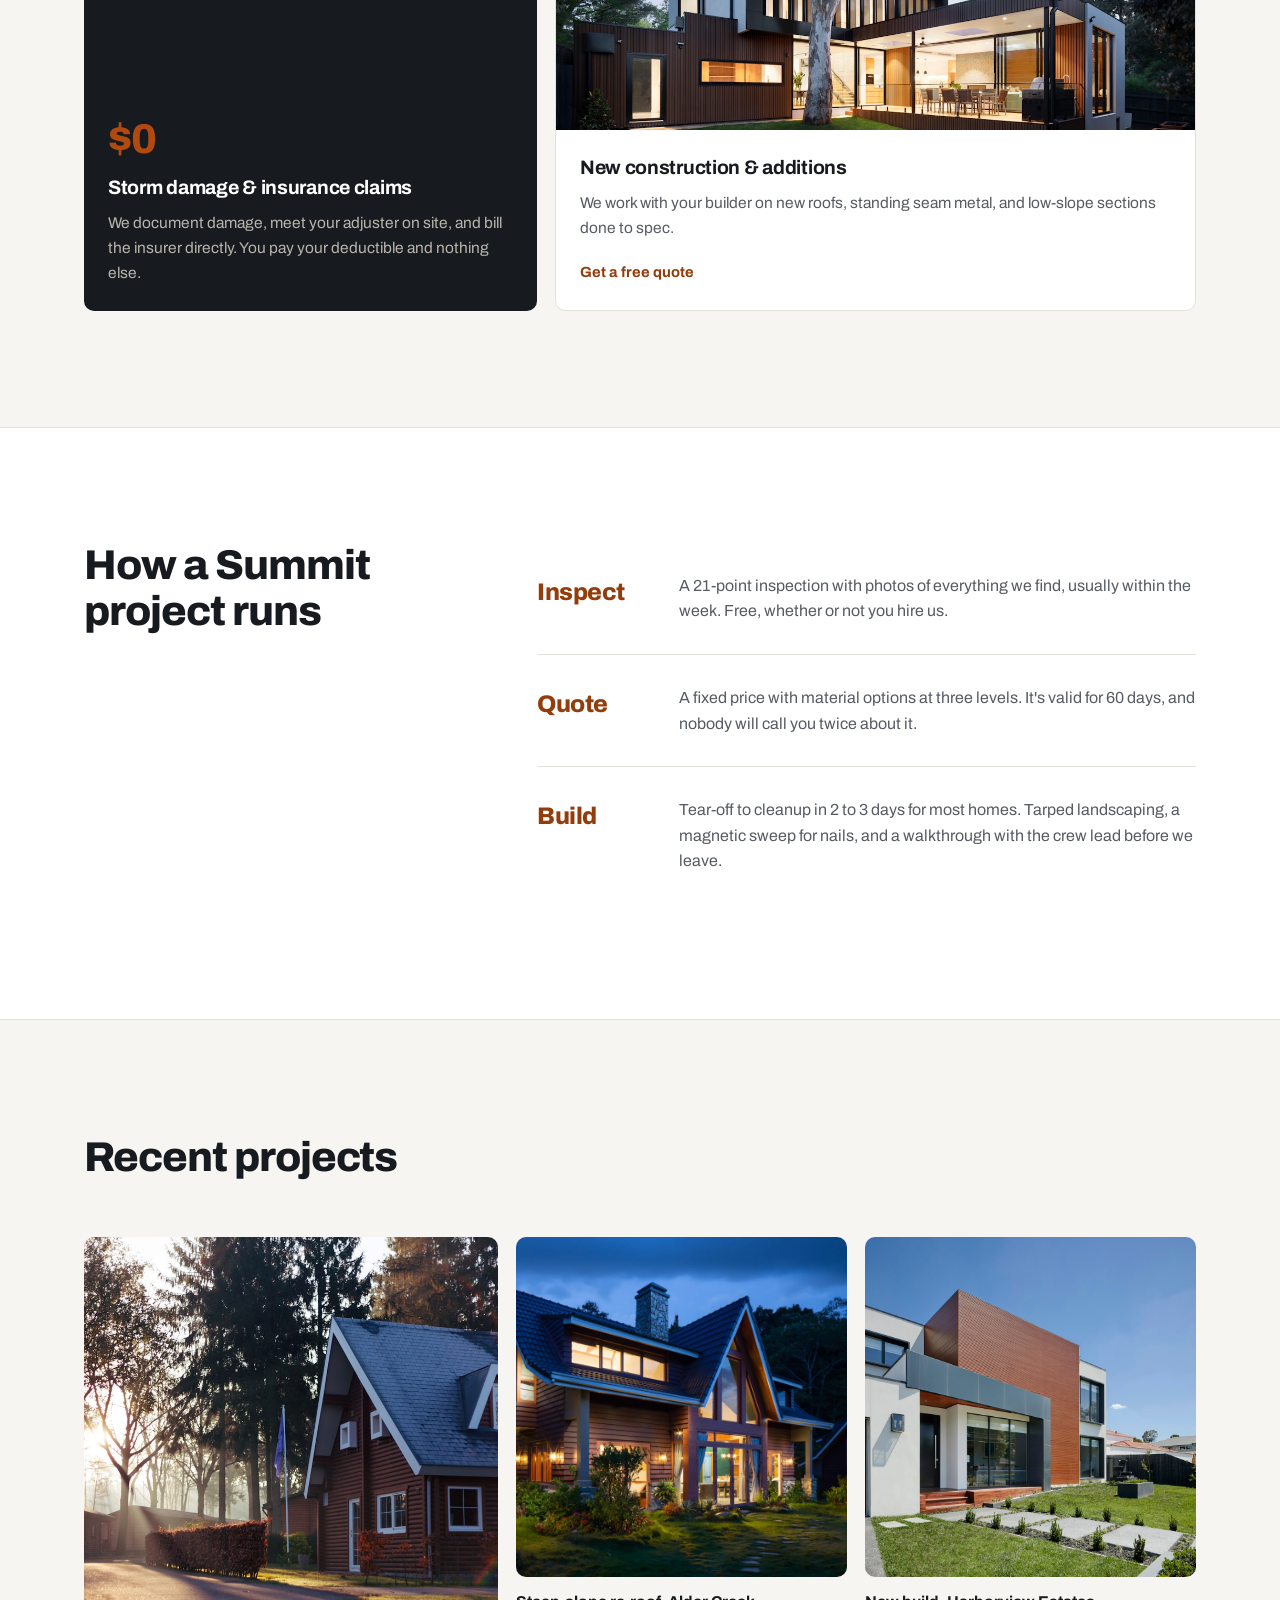
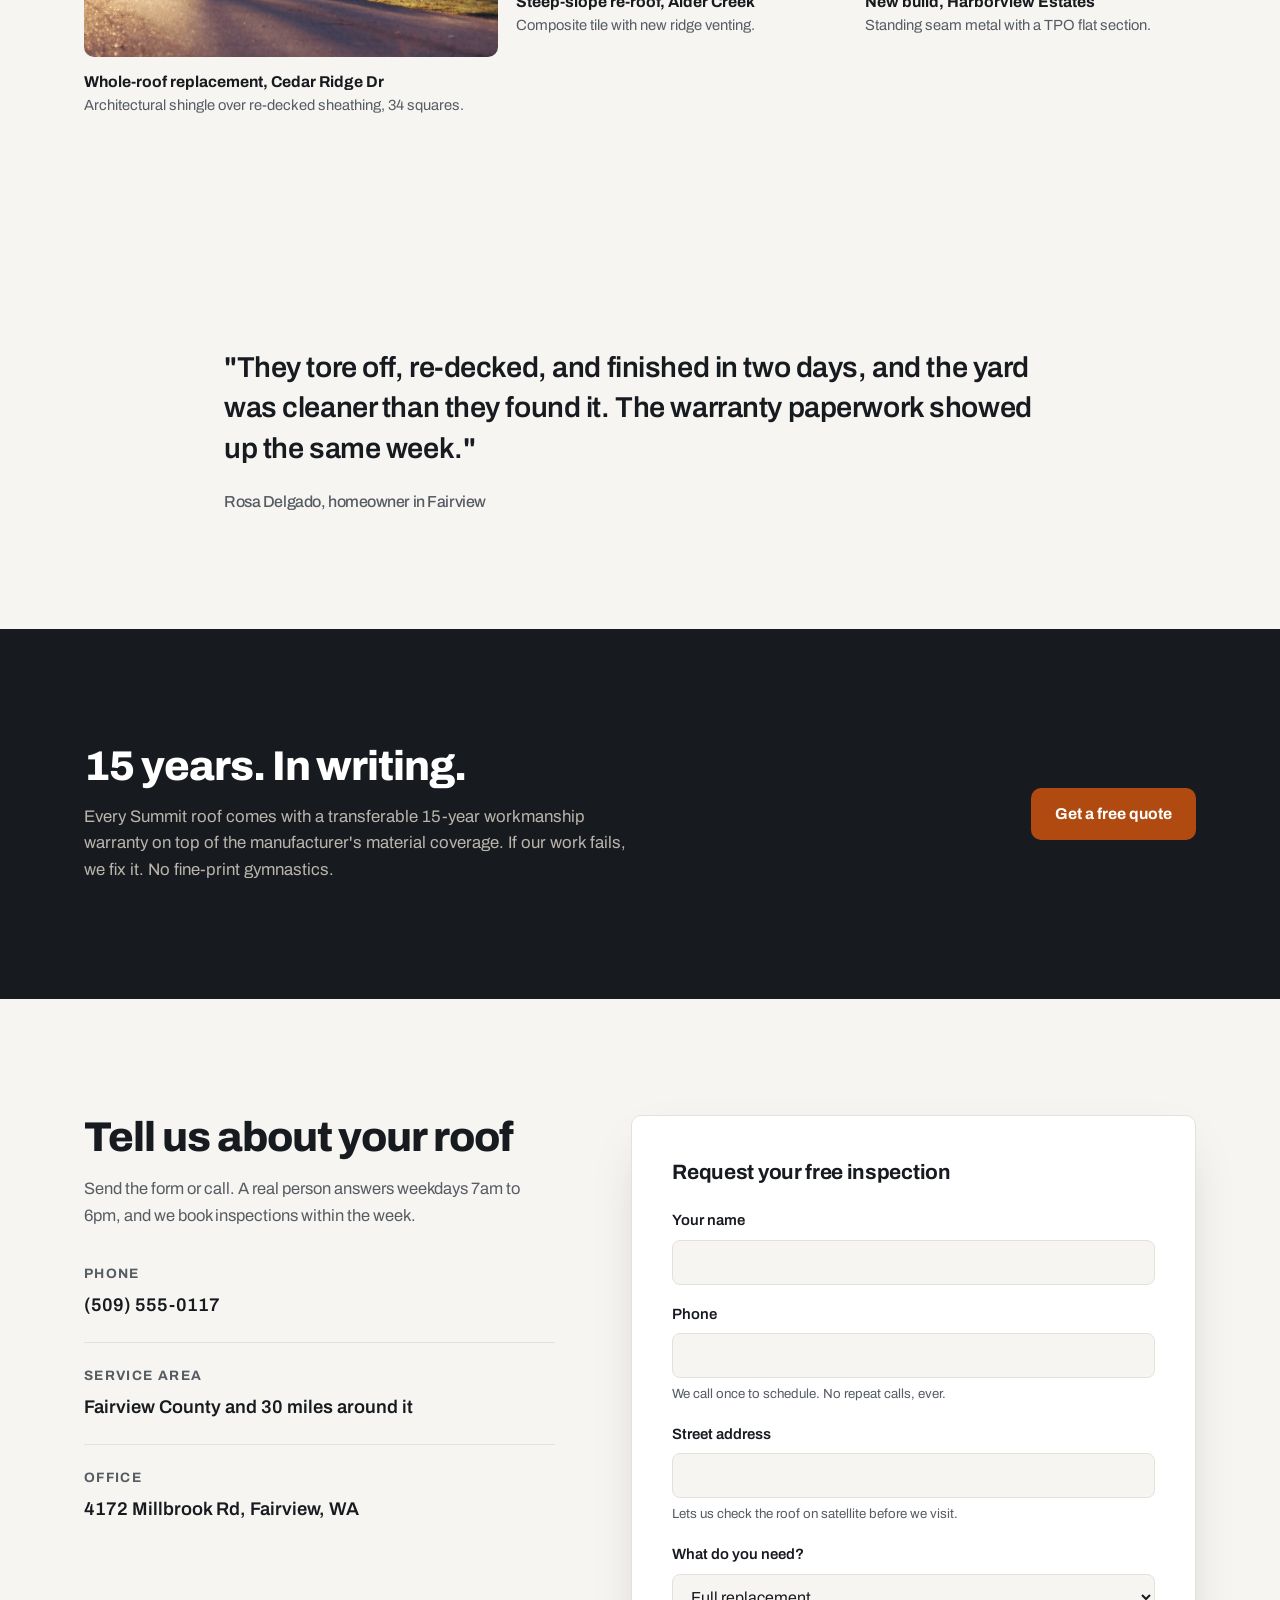
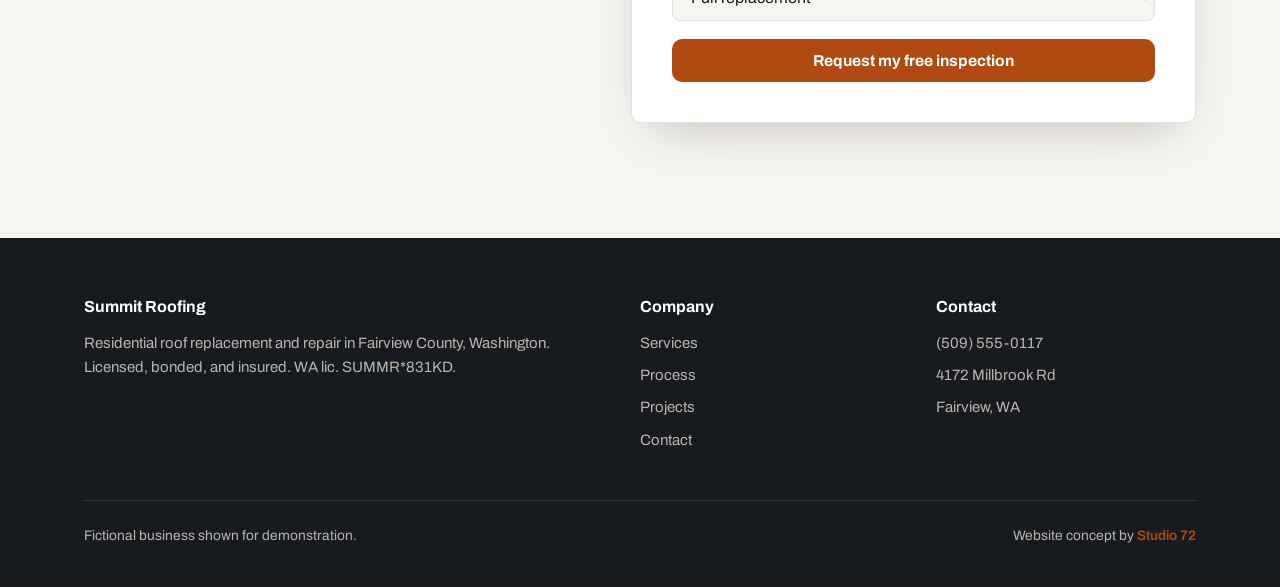
<file: demos/summit-roofing/index.html>
<!doctype html>
<!--
  CONCEPT DEMONSTRATION SITE by Studio 72.
  "Summit Roofing", its people, reviews, license numbers, and figures are fictional
  and exist to demonstrate what a finished client site looks like.
-->
<html lang="en">
<head>
<meta charset="utf-8">
<meta name="viewport" content="width=device-width, initial-scale=1">
<title>Summit Roofing | Roof replacement and repair in Fairview County</title>
<meta name="description" content="Summit Roofing replaces and repairs residential roofs across Fairview County. Free inspections and a 15-year workmanship warranty in writing.">
<link rel="icon" href="data:image/svg+xml,%3Csvg xmlns='http://www.w3.org/2000/svg' viewBox='0 0 32 32'%3E%3Crect width='32' height='32' rx='6' fill='%23171a1f'/%3E%3Cpath d='M6 21 16 10l10 11' fill='none' stroke='%23b04a10' stroke-width='3' stroke-linecap='round' stroke-linejoin='round'/%3E%3C/svg%3E">
<link rel="preconnect" href="https://fonts.googleapis.com">
<link rel="preconnect" href="https://fonts.gstatic.com" crossorigin>
<link href="https://fonts.googleapis.com/css2?family=Archivo:wght@400;500;600;700;800&display=swap" rel="stylesheet">
<style>
:root{
  --bg:#f6f5f2;
  --surface:#ffffff;
  --ink:#171a1f;
  --muted:#575c63;
  --line:#e4e1da;
  --accent:#b04a10;
  --accent-deep:#933d0c;
  --dark:#171a1f;
  --dark-ink:#f2f0ec;
  --dark-muted:#b9b5ac;
  --r:10px;
  --shadow:0 20px 50px -24px rgba(56,42,26,.35);
  --wrap:1160px;
}
*{margin:0;padding:0;box-sizing:border-box}
html{scroll-behavior:smooth}
@media (prefers-reduced-motion:reduce){html{scroll-behavior:auto}}
body{
  font-family:"Archivo",system-ui,-apple-system,sans-serif;
  background:var(--bg);color:var(--ink);
  line-height:1.6;font-size:16.5px;
  -webkit-font-smoothing:antialiased;
}
img{display:block;max-width:100%;height:auto}
a{color:inherit}
.wrap{max-width:var(--wrap);margin:0 auto;padding:0 24px}
section{padding:clamp(64px,9vw,116px) 0}

/* ---------- nav ---------- */
header{
  position:sticky;top:0;z-index:50;
  background:rgba(246,245,242,.92);
  backdrop-filter:blur(10px);
  border-bottom:1px solid var(--line);
}
.nav{display:flex;align-items:center;gap:28px;height:70px}
.brand{display:flex;align-items:center;gap:10px;text-decoration:none;font-weight:800;font-size:1.12rem;letter-spacing:-.01em}
.brand svg{width:30px;height:30px;flex:none}
.nav-links{display:flex;gap:26px;margin-left:auto;align-items:center}
.nav-links a{text-decoration:none;font-weight:500;font-size:.95rem;color:var(--muted)}
.nav-links a:hover{color:var(--ink)}
.nav-phone{font-weight:700;color:var(--ink) !important}
.btn{
  display:inline-block;background:var(--accent);color:#fff;text-decoration:none;
  font-weight:700;font-size:.98rem;padding:13px 24px;border-radius:var(--r);
  border:none;cursor:pointer;font-family:inherit;
  transition:background .2s,transform .15s;
}
.btn:hover{background:var(--accent-deep)}
.btn:active{transform:translateY(1px) scale(.99)}
.btn:focus-visible{outline:3px solid rgba(176,74,16,.4);outline-offset:2px}
.btn-ghost{
  background:transparent;color:var(--ink);border:1.5px solid var(--ink);
}
.btn-ghost:hover{background:var(--ink);color:var(--bg)}
.menu-btn{display:none;margin-left:auto;background:none;border:1.5px solid var(--line);border-radius:8px;padding:9px 14px;font-family:inherit;font-weight:600;font-size:.9rem;cursor:pointer}

/* ---------- hero ---------- */
.hero{padding:clamp(48px,6vw,84px) 0 clamp(56px,7vw,96px)}
.hero-grid{display:grid;grid-template-columns:minmax(0,7fr) minmax(0,5fr);gap:clamp(32px,5vw,72px);align-items:center}
.kicker{
  display:inline-block;font-size:.8rem;font-weight:700;letter-spacing:.14em;
  text-transform:uppercase;color:var(--accent-deep);margin-bottom:18px;
}
h1{
  font-size:clamp(2.4rem,5.2vw,3.9rem);line-height:1.04;letter-spacing:-.03em;
  font-weight:800;margin-bottom:22px;text-wrap:balance;
}
.hero p{font-size:1.13rem;color:var(--muted);max-width:34rem;margin-bottom:32px}
.hero-ctas{display:flex;gap:14px;flex-wrap:wrap}
.hero-media{position:relative}
.hero-media img{
  width:100%;aspect-ratio:4/4.1;object-fit:cover;object-position:center 62%;
  border-radius:var(--r);box-shadow:var(--shadow);
}

/* ---------- trust bar ---------- */
.trust{border-top:1px solid var(--line);border-bottom:1px solid var(--line);background:var(--surface);padding:26px 0}
.trust-row{display:grid;grid-template-columns:repeat(4,1fr);gap:20px}
.trust-row div{font-size:.92rem;color:var(--muted);line-height:1.45}
.trust-row strong{display:block;color:var(--ink);font-size:1rem;letter-spacing:-.01em}

/* ---------- services bento ---------- */
.sec-head{max-width:38rem;margin-bottom:clamp(36px,5vw,56px)}
h2{font-size:clamp(1.8rem,3.4vw,2.6rem);letter-spacing:-.025em;line-height:1.1;font-weight:800;text-wrap:balance}
.sec-head p{color:var(--muted);margin-top:14px;font-size:1.06rem}
.bento{display:grid;grid-template-columns:repeat(12,1fr);gap:18px}
.tile{
  border-radius:var(--r);overflow:hidden;position:relative;background:var(--surface);
  border:1px solid var(--line);display:flex;flex-direction:column;min-height:340px;
}
.tile-img{grid-column:span 7}
.tile-img.narrow{grid-column:span 5}
.tile-img img{width:100%;height:230px;object-fit:cover}
.tile-body{padding:22px 24px 26px;display:flex;flex-direction:column;gap:8px;flex:1}
.tile h3{font-size:1.22rem;letter-spacing:-.015em;font-weight:700}
.tile p{color:var(--muted);font-size:.97rem}
.tile-dark{grid-column:span 5;background:var(--dark);border:none;color:var(--dark-ink);justify-content:flex-end;padding:26px 24px}
.tile-dark h3{color:#fff;font-size:1.22rem;margin-top:10px}
.tile-dark p{color:var(--dark-muted);font-size:.97rem;margin-top:8px}
.tile-dark .big{font-size:2.6rem;font-weight:800;letter-spacing:-.03em;color:var(--accent);line-height:1}
.tile-link{margin-top:auto;padding-top:12px;font-weight:700;font-size:.92rem;color:var(--accent-deep);text-decoration:none}
.tile-link:hover{text-decoration:underline}

/* ---------- process ---------- */
.process{background:var(--surface);border-top:1px solid var(--line);border-bottom:1px solid var(--line)}
.proc-grid{display:grid;grid-template-columns:minmax(0,4fr) minmax(0,7fr);gap:clamp(36px,6vw,90px)}
.proc-left h2{position:sticky;top:110px}
.proc-step{padding:30px 0;display:grid;grid-template-columns:120px 1fr;gap:22px;align-items:start}
.proc-step + .proc-step{border-top:1px solid var(--line)}
.proc-step h3{font-size:1.5rem;font-weight:800;letter-spacing:-.02em;color:var(--accent-deep)}
.proc-step p{color:var(--muted);font-size:1rem}

/* ---------- projects ---------- */
.proj-grid{display:grid;grid-template-columns:1.25fr 1fr 1fr;gap:18px;align-items:start}
.proj figure{margin:0}
.proj img{width:100%;border-radius:var(--r);object-fit:cover;height:340px}
.proj-grid figure:first-child img{height:420px}
.proj figcaption{margin-top:12px;font-size:.92rem;color:var(--muted)}
.proj figcaption strong{color:var(--ink);display:block;font-size:.98rem}

/* ---------- quote / testimonial ---------- */
.quote{background:var(--bg)}
.quote blockquote{
  max-width:52rem;margin:0 auto;text-align:left;
  font-size:clamp(1.3rem,2.6vw,1.8rem);line-height:1.4;letter-spacing:-.015em;font-weight:600;
}
.quote cite{display:block;margin-top:22px;font-style:normal;font-size:1rem;color:var(--muted);font-weight:500}

/* ---------- warranty band ---------- */
.band{background:var(--dark);color:var(--dark-ink)}
.band-grid{display:grid;grid-template-columns:minmax(0,7fr) minmax(0,4fr);gap:40px;align-items:center}
.band h2{color:#fff}
.band p{color:var(--dark-muted);margin-top:14px;max-width:34rem;font-size:1.05rem}
.band .btn{justify-self:start}
@media(min-width:861px){.band .btn{justify-self:end}}

/* ---------- contact ---------- */
.contact-grid{display:grid;grid-template-columns:minmax(0,5fr) minmax(0,6fr);gap:clamp(36px,6vw,80px);align-items:start}
.info-block{padding:22px 0;border-top:1px solid var(--line)}
.info-block:first-of-type{border-top:none;padding-top:0}
.info-block strong{display:block;font-size:.85rem;letter-spacing:.1em;text-transform:uppercase;color:var(--muted);margin-bottom:6px;font-weight:700}
.info-block span{font-size:1.15rem;font-weight:600}
.form-card{
  background:var(--surface);border:1px solid var(--line);border-radius:var(--r);
  padding:clamp(24px,3.5vw,40px);box-shadow:var(--shadow);
}
.form-card h3{font-size:1.3rem;letter-spacing:-.015em;margin-bottom:20px}
.field{margin-bottom:18px}
.field label{display:block;font-weight:600;font-size:.93rem;margin-bottom:7px}
.field input,.field select,.field textarea{
  width:100%;padding:13px 14px;border:1.5px solid var(--line);border-radius:8px;
  font-family:inherit;font-size:1rem;background:var(--bg);color:var(--ink);
}
.field input:focus,.field select:focus,.field textarea:focus{outline:none;border-color:var(--accent);background:#fff}
.field .hint{font-size:.83rem;color:var(--muted);margin-top:5px}
.field .err{display:none;font-size:.85rem;color:#a3271d;margin-top:5px;font-weight:600}
.field.invalid .err{display:block}
.field.invalid input{border-color:#a3271d}
.form-ok{display:none;text-align:center;padding:40px 10px}
.form-ok h3{margin-bottom:10px}
.form-ok p{color:var(--muted)}
form.sent .form-fields{display:none}
form.sent .form-ok{display:block}

/* ---------- footer ---------- */
footer{background:var(--dark);color:var(--dark-muted);padding:56px 0 40px;font-size:.94rem}
.foot-grid{display:grid;grid-template-columns:2fr 1fr 1fr;gap:36px;margin-bottom:40px}
.foot-grid h4{color:#fff;font-size:1rem;margin-bottom:12px}
footer a{color:var(--dark-muted);text-decoration:none}
footer a:hover{color:#fff}
.foot-links li{list-style:none;margin-bottom:8px}
.foot-base{border-top:1px solid rgba(255,255,255,.12);padding-top:24px;display:flex;justify-content:space-between;gap:16px;flex-wrap:wrap;font-size:.86rem}
.foot-base a{color:var(--accent);font-weight:600}

/* ---------- reveal ---------- */
@media (prefers-reduced-motion:no-preference){
  .rv{opacity:0;transform:translateY(20px)}
  .rv.in{opacity:1;transform:none;transition:opacity .7s cubic-bezier(.16,1,.3,1),transform .7s cubic-bezier(.16,1,.3,1)}
}

/* ---------- mobile ---------- */
@media(max-width:960px){
  .hero-grid,.proc-grid,.band-grid,.contact-grid{grid-template-columns:1fr}
  .hero-media img{aspect-ratio:16/11}
  .trust-row{grid-template-columns:1fr 1fr;gap:22px}
  .tile-img,.tile-img.narrow,.tile-dark{grid-column:span 12}
  .proj-grid{grid-template-columns:1fr}
  .proj img,.proj-grid figure:first-child img{height:280px}
  .proc-left h2{position:static}
  .foot-grid{grid-template-columns:1fr}
}
@media(max-width:860px){
  .nav-links{
    display:none;position:absolute;top:70px;left:0;right:0;
    background:var(--surface);border-bottom:1px solid var(--line);
    flex-direction:column;padding:22px 24px;gap:18px;align-items:flex-start;
  }
  .nav-links.open{display:flex}
  .menu-btn{display:block}
  .proc-step{grid-template-columns:1fr;gap:8px}
}
</style>
</head>
<body>

<header>
  <div class="wrap nav">
    <a class="brand" href="#top" aria-label="Summit Roofing home">
      <svg viewBox="0 0 32 32" aria-hidden="true"><rect width="32" height="32" rx="6" fill="#171a1f"/><path d="M6 21 16 10l10 11" fill="none" stroke="#b04a10" stroke-width="3" stroke-linecap="round" stroke-linejoin="round"/></svg>
      Summit Roofing
    </a>
    <button class="menu-btn" aria-expanded="false" aria-controls="navlinks">Menu</button>
    <nav class="nav-links" id="navlinks">
      <a href="#services">Services</a>
      <a href="#process">Process</a>
      <a href="#projects">Projects</a>
      <a class="nav-phone" href="tel:+15095550117">(509) 555-0117</a>
      <a class="btn" href="#contact">Get a free quote</a>
    </nav>
  </div>
</header>

<main id="top">

  <section class="hero" aria-label="Introduction">
    <div class="wrap hero-grid">
      <div>
        <span class="kicker">Licensed &amp; insured roofing contractor</span>
        <h1>A roof you won't think about for 30 years.</h1>
        <p>Full replacements and repairs across Fairview County, with free inspections and a 15-year workmanship warranty in writing.</p>
        <div class="hero-ctas">
          <a class="btn" href="#contact">Get a free quote</a>
          <a class="btn btn-ghost" href="#projects">See recent projects</a>
        </div>
      </div>
      <div class="hero-media">
        <img src="assets/hero.jpg" alt="Classic two-story home with a full multi-gable shingle roof" width="1920" height="1280" fetchpriority="high">
      </div>
    </div>
  </section>

  <div class="trust" role="region" aria-label="Credentials">
    <div class="wrap trust-row">
      <div><strong>Licensed &amp; bonded</strong>WA lic. SUMMR*831KD</div>
      <div><strong>15-year warranty</strong>Workmanship, in writing</div>
      <div><strong>Certified installers</strong>Manufacturer-trained crews</div>
      <div><strong>4.9 average</strong>212 homeowner reviews</div>
    </div>
  </div>

  <section id="services">
    <div class="wrap">
      <div class="sec-head rv">
        <h2>What we do</h2>
        <p>One crew, one point of contact, from first inspection to final magnetic nail sweep.</p>
      </div>
      <div class="bento">
        <article class="tile tile-img rv">
          <img src="assets/replace.jpg" alt="Summit crew member tearing off old shingles on a brick home" width="1200" height="800" loading="lazy">
          <div class="tile-body">
            <h3>Full roof replacement</h3>
            <p>Tear-off, deck repair, underlayment, and new architectural shingle or metal. Most homes take 2 to 3 days.</p>
            <a class="tile-link" href="#contact">Get a free quote</a>
          </div>
        </article>
        <article class="tile tile-img narrow rv">
          <img src="assets/repair.jpg" alt="Roofer in safety harness inspecting an asphalt shingle roof" width="1200" height="800" loading="lazy">
          <div class="tile-body">
            <h3>Repairs &amp; leak response</h3>
            <p>Flashing, valleys, vents, and storm-lifted shingles. We find the actual source, not just the stain.</p>
            <a class="tile-link" href="#contact">Get a free quote</a>
          </div>
        </article>
        <article class="tile tile-dark rv">
          <div>
            <span class="big">$0</span>
            <h3>Storm damage &amp; insurance claims</h3>
            <p>We document damage, meet your adjuster on site, and bill the insurer directly. You pay your deductible and nothing else.</p>
          </div>
        </article>
        <article class="tile tile-img rv">
          <img src="assets/newbuild.jpg" alt="New modern home with standing seam and flat roof sections at dusk" width="1200" height="800" loading="lazy">
          <div class="tile-body">
            <h3>New construction &amp; additions</h3>
            <p>We work with your builder on new roofs, standing seam metal, and low-slope sections done to spec.</p>
            <a class="tile-link" href="#contact">Get a free quote</a>
          </div>
        </article>
      </div>
    </div>
  </section>

  <section class="process" id="process">
    <div class="wrap proc-grid">
      <div class="proc-left">
        <h2 class="rv">How a Summit project runs</h2>
      </div>
      <div>
        <div class="proc-step rv">
          <h3>Inspect</h3>
          <p>A 21-point inspection with photos of everything we find, usually within the week. Free, whether or not you hire us.</p>
        </div>
        <div class="proc-step rv">
          <h3>Quote</h3>
          <p>A fixed price with material options at three levels. It's valid for 60 days, and nobody will call you twice about it.</p>
        </div>
        <div class="proc-step rv">
          <h3>Build</h3>
          <p>Tear-off to cleanup in 2 to 3 days for most homes. Tarped landscaping, a magnetic sweep for nails, and a walkthrough with the crew lead before we leave.</p>
        </div>
      </div>
    </div>
  </section>

  <section id="projects">
    <div class="wrap">
      <div class="sec-head rv">
        <h2>Recent projects</h2>
      </div>
      <div class="proj proj-grid">
        <figure class="rv">
          <img src="assets/proj-1.jpg" alt="Gray architectural shingle roof at sunrise" width="1200" height="800" loading="lazy">
          <figcaption><strong>Whole-roof replacement, Cedar Ridge Dr</strong>Architectural shingle over re-decked sheathing, 34 squares.</figcaption>
        </figure>
        <figure class="rv">
          <img src="assets/proj-2.jpg" alt="Steep-pitch tile roof on a craftsman home at dusk" width="1200" height="800" loading="lazy">
          <figcaption><strong>Steep-slope re-roof, Alder Creek</strong>Composite tile with new ridge venting.</figcaption>
        </figure>
        <figure class="rv">
          <img src="assets/proj-3.jpg" alt="Modern home exterior with mixed flat and pitched roofing" width="1200" height="800" loading="lazy">
          <figcaption><strong>New build, Harborview Estates</strong>Standing seam metal with a TPO flat section.</figcaption>
        </figure>
      </div>
    </div>
  </section>

  <section class="quote">
    <div class="wrap rv">
      <blockquote>
        "They tore off, re-decked, and finished in two days, and the yard was cleaner than they found it. The warranty paperwork showed up the same week."
        <cite>Rosa Delgado, homeowner in Fairview</cite>
      </blockquote>
    </div>
  </section>

  <section class="band">
    <div class="wrap band-grid">
      <div class="rv">
        <h2>15 years. In writing.</h2>
        <p>Every Summit roof comes with a transferable 15-year workmanship warranty on top of the manufacturer's material coverage. If our work fails, we fix it. No fine-print gymnastics.</p>
      </div>
      <a class="btn rv" href="#contact">Get a free quote</a>
    </div>
  </section>

  <section id="contact">
    <div class="wrap contact-grid">
      <div>
        <h2 class="rv">Tell us about your roof</h2>
        <p style="color:var(--muted);margin:16px 0 34px;max-width:30rem">Send the form or call. A real person answers weekdays 7am to 6pm, and we book inspections within the week.</p>
        <div class="info-block rv">
          <strong>Phone</strong>
          <span><a href="tel:+15095550117" style="text-decoration:none">(509) 555-0117</a></span>
        </div>
        <div class="info-block rv">
          <strong>Service area</strong>
          <span>Fairview County and 30 miles around it</span>
        </div>
        <div class="info-block rv">
          <strong>Office</strong>
          <span>4172 Millbrook Rd, Fairview, WA</span>
        </div>
      </div>
      <form class="form-card rv" novalidate>
        <div class="form-fields">
          <h3>Request your free inspection</h3>
          <div class="field">
            <label for="f-name">Your name</label>
            <input id="f-name" name="name" type="text" autocomplete="name" required>
            <p class="err">Please add your name.</p>
          </div>
          <div class="field">
            <label for="f-phone">Phone</label>
            <input id="f-phone" name="phone" type="tel" autocomplete="tel" required>
            <p class="hint">We call once to schedule. No repeat calls, ever.</p>
            <p class="err">Please add a phone number so we can schedule.</p>
          </div>
          <div class="field">
            <label for="f-addr">Street address</label>
            <input id="f-addr" name="address" type="text" autocomplete="street-address">
            <p class="hint">Lets us check the roof on satellite before we visit.</p>
          </div>
          <div class="field">
            <label for="f-need">What do you need?</label>
            <select id="f-need" name="need">
              <option>Full replacement</option>
              <option>Repair or leak</option>
              <option>Storm damage / insurance claim</option>
              <option>New construction</option>
              <option>Not sure yet</option>
            </select>
          </div>
          <button class="btn" type="submit" style="width:100%">Request my free inspection</button>
        </div>
        <div class="form-ok">
          <h3>Got it. We'll call you within one business day.</h3>
          <p>If the roof is actively leaking, call (509) 555-0117 now and we'll talk you through getting a tarp on it.</p>
        </div>
      </form>
    </div>
  </section>

</main>

<footer>
  <div class="wrap">
    <div class="foot-grid">
      <div>
        <h4>Summit Roofing</h4>
        <p>Residential roof replacement and repair in Fairview County, Washington. Licensed, bonded, and insured. WA lic. SUMMR*831KD.</p>
      </div>
      <div>
        <h4>Company</h4>
        <ul class="foot-links">
          <li><a href="#services">Services</a></li>
          <li><a href="#process">Process</a></li>
          <li><a href="#projects">Projects</a></li>
          <li><a href="#contact">Contact</a></li>
        </ul>
      </div>
      <div>
        <h4>Contact</h4>
        <ul class="foot-links">
          <li><a href="tel:+15095550117">(509) 555-0117</a></li>
          <li>4172 Millbrook Rd</li>
          <li>Fairview, WA</li>
        </ul>
      </div>
    </div>
    <div class="foot-base">
      <span>Fictional business shown for demonstration.</span>
      <span>Website concept by <a href="../../index.html">Studio 72</a></span>
    </div>
  </div>
</footer>

<script>
(function(){
  var btn=document.querySelector('.menu-btn'),links=document.getElementById('navlinks');
  btn.addEventListener('click',function(){
    var open=links.classList.toggle('open');
    btn.setAttribute('aria-expanded',open);
  });
  links.addEventListener('click',function(e){if(e.target.tagName==='A'){links.classList.remove('open');btn.setAttribute('aria-expanded','false');}});

  if(!window.matchMedia('(prefers-reduced-motion: reduce)').matches && 'IntersectionObserver' in window){
    var io=new IntersectionObserver(function(entries){
      entries.forEach(function(en){if(en.isIntersecting){en.target.classList.add('in');io.unobserve(en.target);}});
    },{threshold:.15,rootMargin:'0px 0px -40px 0px'});
    document.querySelectorAll('.rv').forEach(function(el){io.observe(el);});
  }else{
    document.querySelectorAll('.rv').forEach(function(el){el.classList.add('in');});
  }

  var form=document.querySelector('form');
  form.addEventListener('submit',function(e){
    e.preventDefault();
    var ok=true;
    ['f-name','f-phone'].forEach(function(id){
      var input=document.getElementById(id),field=input.closest('.field');
      if(!input.value.trim()){field.classList.add('invalid');ok=false;}
      else field.classList.remove('invalid');
    });
    if(ok) form.classList.add('sent');
  });
})();
</script>
</body>
</html>
</file>
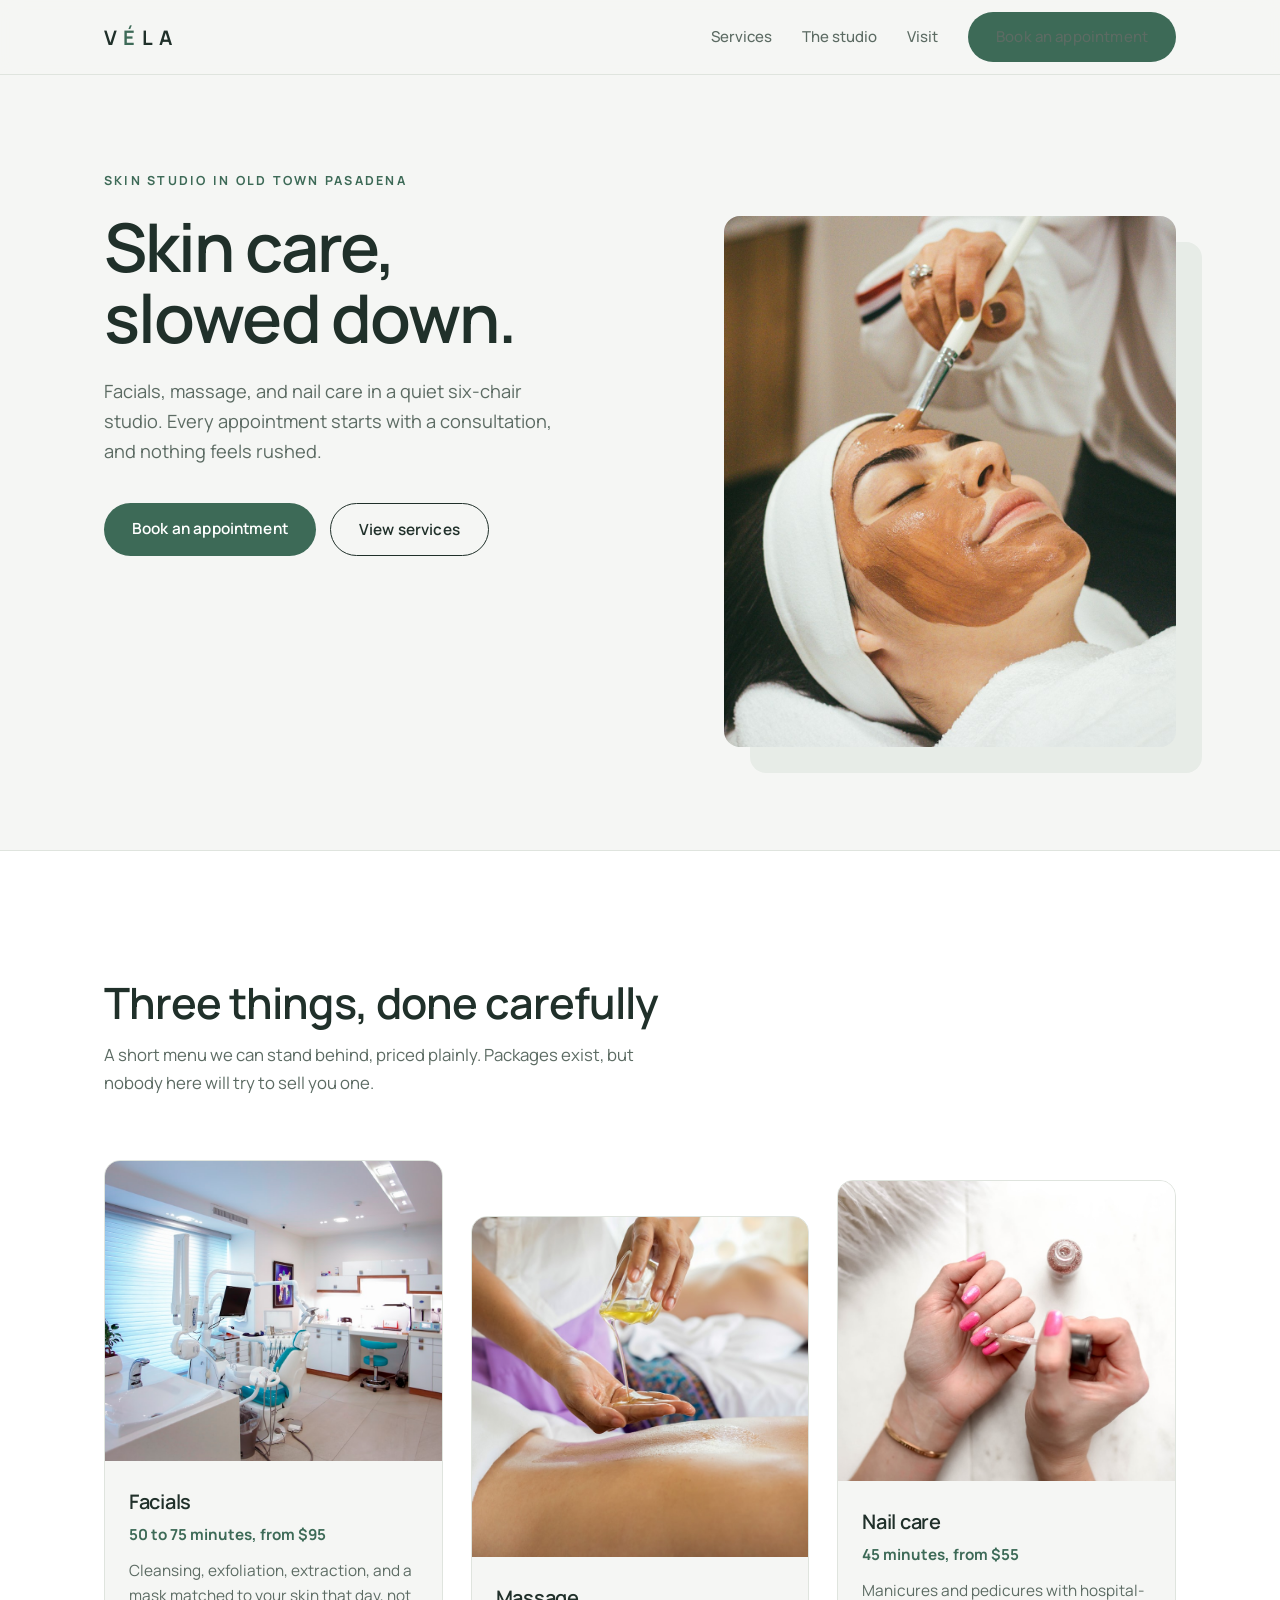
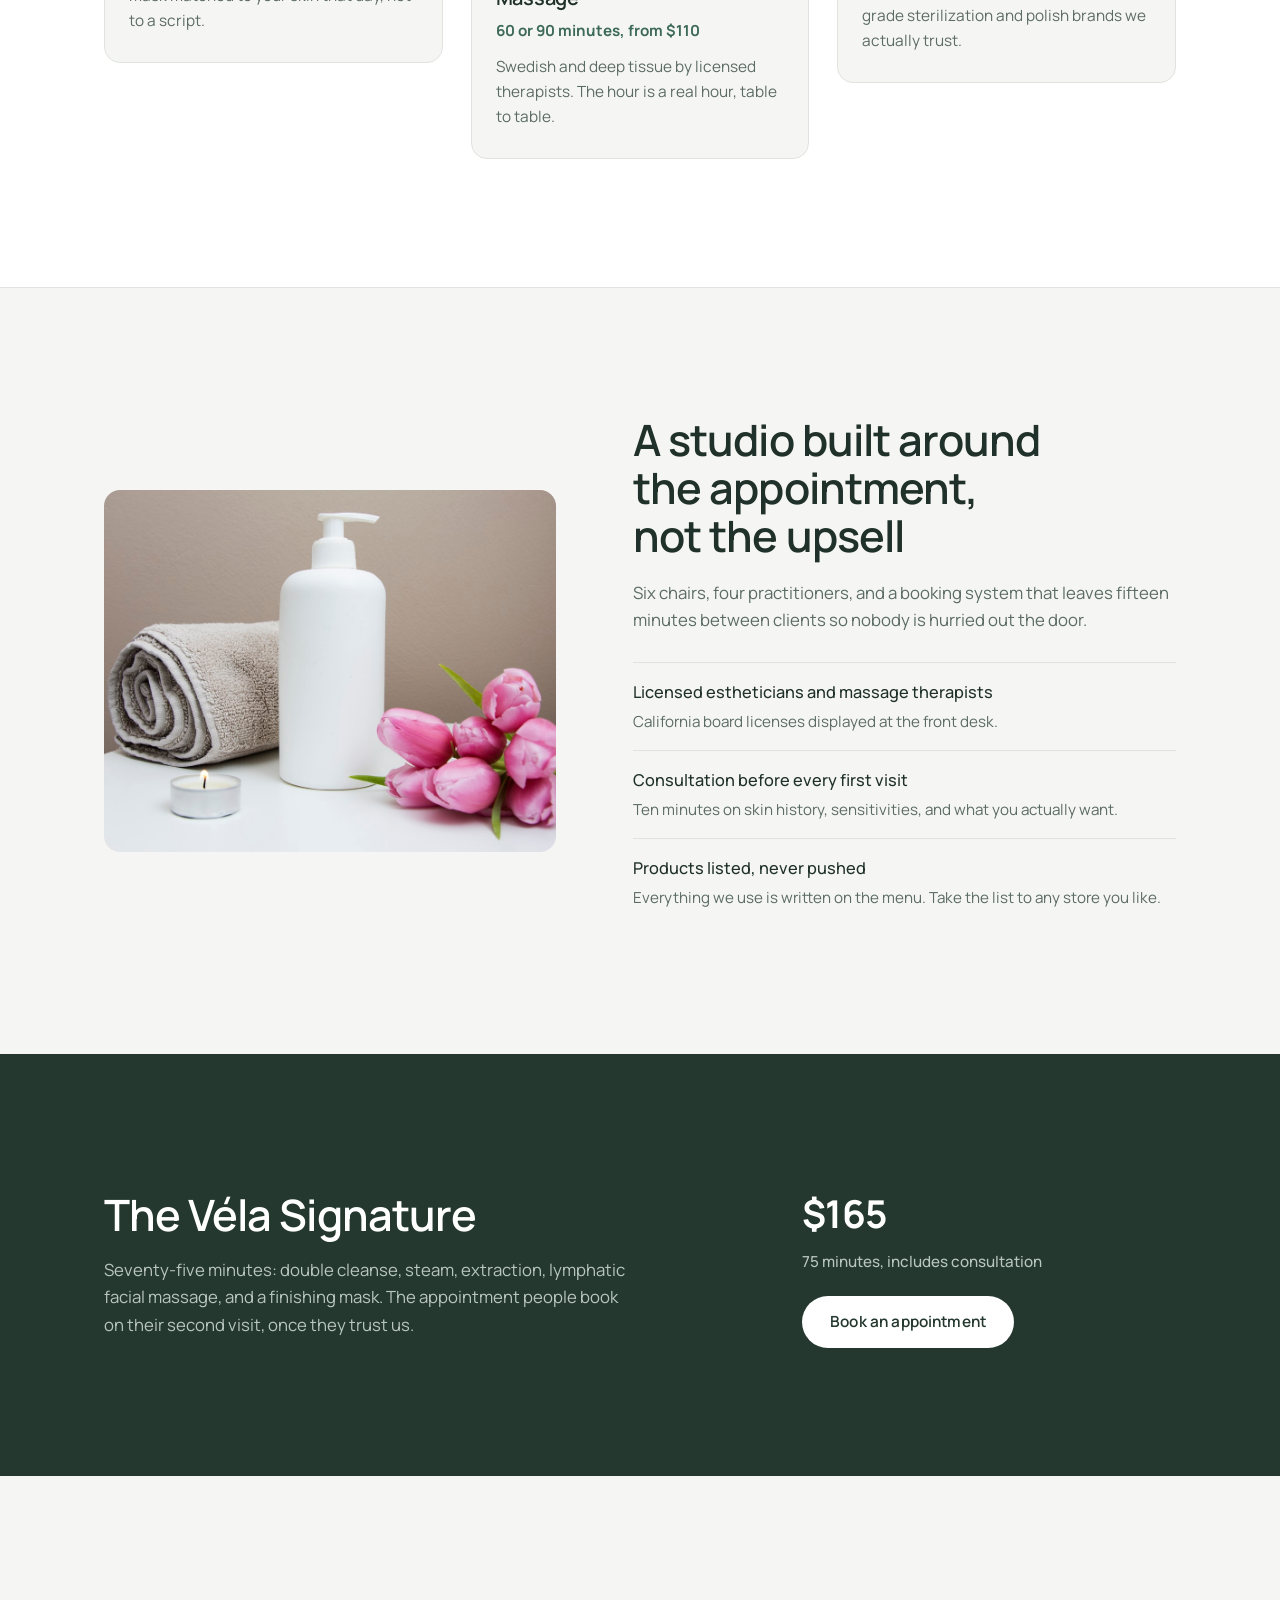
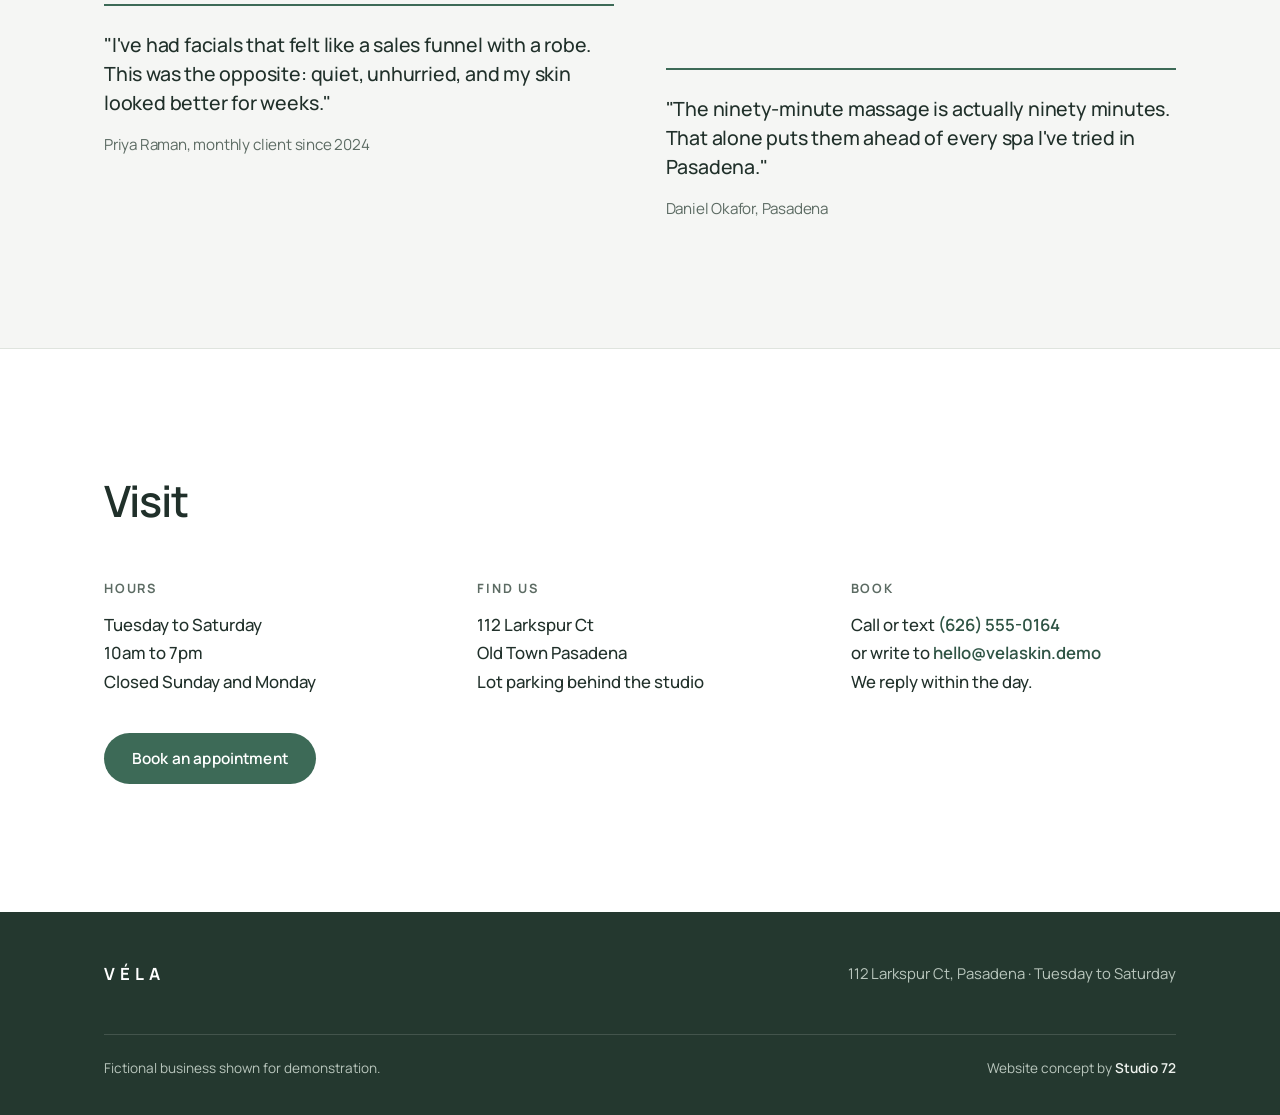
<file: demos/vela-skin/index.html>
<!doctype html>
<!--
  CONCEPT DEMONSTRATION SITE by Studio 72.
  "Véla Skin Studio", its people, prices, and reviews are fictional and exist to
  demonstrate what a finished client site looks like.
-->
<html lang="en">
<head>
<meta charset="utf-8">
<meta name="viewport" content="width=device-width, initial-scale=1">
<title>Véla Skin Studio | Facials, massage &amp; nail care in Old Town Pasadena</title>
<meta name="description" content="Véla is a quiet six-chair skin studio in Old Town Pasadena. Facials, massage, and nail care by appointment, with a consultation before every service.">
<link rel="icon" href="data:image/svg+xml,%3Csvg xmlns='http://www.w3.org/2000/svg' viewBox='0 0 32 32'%3E%3Crect width='32' height='32' rx='16' fill='%23324f42'/%3E%3Ccircle cx='16' cy='16' r='6.5' fill='none' stroke='%23f5f6f4' stroke-width='2.2'/%3E%3C/svg%3E">
<link rel="preconnect" href="https://fonts.googleapis.com">
<link rel="preconnect" href="https://fonts.gstatic.com" crossorigin>
<link href="https://fonts.googleapis.com/css2?family=Manrope:wght@300;400;500;600;700&display=swap" rel="stylesheet">
<style>
:root{
  --bg:#f5f6f4;
  --surface:#ffffff;
  --sage:#e7ece7;
  --ink:#20302a;
  --muted:#5c6b63;
  --line:#dfe4de;
  --accent:#3d6a57;
  --accent-deep:#2f5445;
  --dark:#24382f;
  --dark-ink:#eef2ee;
  --dark-muted:#b9c6bd;
  --r:16px;
  --wrap:1120px;
}
*{margin:0;padding:0;box-sizing:border-box}
html{scroll-behavior:smooth}
@media (prefers-reduced-motion:reduce){html{scroll-behavior:auto}}
body{
  font-family:"Manrope",system-ui,-apple-system,sans-serif;
  background:var(--bg);color:var(--ink);
  line-height:1.65;font-size:16.5px;font-weight:400;
  -webkit-font-smoothing:antialiased;
}
img{display:block;max-width:100%;height:auto}
a{color:inherit}
.wrap{max-width:var(--wrap);margin:0 auto;padding:0 24px}
section{padding:clamp(72px,10vw,132px) 0}

/* ---------- nav ---------- */
header{position:sticky;top:0;z-index:50;background:rgba(245,246,244,.92);backdrop-filter:blur(10px);border-bottom:1px solid var(--line)}
.nav{display:flex;align-items:center;gap:28px;height:74px}
.brand{text-decoration:none;font-weight:700;font-size:1.25rem;letter-spacing:.32em;text-transform:uppercase}
.brand span{color:var(--accent)}
.nav-links{display:flex;gap:30px;margin-left:auto;align-items:center}
.nav-links a{text-decoration:none;font-weight:500;font-size:.94rem;color:var(--muted)}
.nav-links a:hover{color:var(--ink)}
.btn{
  display:inline-block;background:var(--accent);color:#fff;text-decoration:none;
  font-weight:600;font-size:.96rem;padding:13px 28px;border-radius:999px;
  border:none;cursor:pointer;font-family:inherit;letter-spacing:.01em;
  transition:background .2s,transform .15s;
}
.btn:hover{background:var(--accent-deep)}
.btn:active{transform:translateY(1px) scale(.99)}
.btn:focus-visible{outline:3px solid rgba(61,106,87,.35);outline-offset:2px}
.btn-ghost{background:transparent;color:var(--ink);border:1.5px solid var(--ink)}
.btn-ghost:hover{background:var(--ink);color:var(--bg)}
.menu-btn{display:none;margin-left:auto;background:none;border:1.5px solid var(--line);border-radius:999px;padding:9px 16px;font-family:inherit;font-weight:600;font-size:.9rem;cursor:pointer}

/* ---------- hero ---------- */
.hero{padding:clamp(56px,7vw,96px) 0 clamp(64px,8vw,110px)}
.hero-grid{display:grid;grid-template-columns:minmax(0,6fr) minmax(0,5fr);gap:clamp(36px,6vw,88px)}
.kicker{display:inline-block;font-size:.78rem;font-weight:700;letter-spacing:.18em;text-transform:uppercase;color:var(--accent);margin-bottom:20px}
h1{font-size:clamp(2.6rem,5.6vw,4.2rem);line-height:1.05;letter-spacing:-.028em;font-weight:600;margin-bottom:24px;text-wrap:balance}
.hero p{font-size:1.14rem;color:var(--muted);max-width:30rem;margin-bottom:36px}
.hero-ctas{display:flex;gap:14px;flex-wrap:wrap}
.hero-media{position:relative;margin-top:clamp(0px,4vw,56px)}
.hero-media::before{
  content:"";position:absolute;inset:26px -26px -26px 26px;
  background:var(--sage);border-radius:var(--r);z-index:0;
}
.hero-media img{position:relative;z-index:1;width:100%;aspect-ratio:4/4.7;object-fit:cover;border-radius:var(--r)}

/* ---------- services ---------- */
.services{background:var(--surface);border-top:1px solid var(--line);border-bottom:1px solid var(--line)}
.sec-head{max-width:36rem;margin-bottom:clamp(40px,6vw,64px)}
h2{font-size:clamp(1.9rem,3.6vw,2.7rem);letter-spacing:-.022em;line-height:1.12;font-weight:600;text-wrap:balance}
.sec-head p{color:var(--muted);margin-top:14px;font-size:1.05rem}
.svc-grid{display:grid;grid-template-columns:repeat(3,1fr);gap:clamp(18px,2.5vw,28px);align-items:start}
.svc{border-radius:var(--r);overflow:hidden;background:var(--bg);border:1px solid var(--line)}
.svc:nth-child(2){margin-top:56px}
.svc:nth-child(3){margin-top:20px}
.svc img{width:100%;height:300px;object-fit:cover}
.svc:nth-child(2) img{height:340px}
.svc-body{padding:24px 24px 28px}
.svc h3{font-size:1.25rem;font-weight:600;letter-spacing:-.014em}
.svc .price{color:var(--accent);font-weight:700;font-size:.95rem;margin-top:4px}
.svc p{color:var(--muted);font-size:.96rem;margin-top:10px}

/* ---------- philosophy ---------- */
.philo-grid{display:grid;grid-template-columns:minmax(0,5fr) minmax(0,6fr);gap:clamp(36px,6vw,88px);align-items:center}
.philo-grid img{width:100%;aspect-ratio:5/4;object-fit:cover;border-radius:var(--r)}
.philo h2{margin-bottom:18px}
.philo-points{margin-top:28px}
.philo-points li{list-style:none;padding:16px 0;border-top:1px solid var(--line);font-size:1.02rem;color:var(--ink);font-weight:500}
.philo-points li em{display:block;font-style:normal;font-weight:400;color:var(--muted);font-size:.95rem;margin-top:3px}

/* ---------- signature band ---------- */
.signature{background:var(--dark);color:var(--dark-ink)}
.sig-grid{display:grid;grid-template-columns:minmax(0,7fr) minmax(0,4fr);gap:44px;align-items:center}
.signature h2{color:#fff}
.signature .lede{color:var(--dark-muted);margin-top:16px;max-width:33rem;font-size:1.05rem}
.sig-price{font-size:2.4rem;font-weight:700;letter-spacing:-.02em;color:#fff}
.sig-price small{display:block;font-size:.95rem;font-weight:500;color:var(--dark-muted);letter-spacing:0;margin-top:4px}
.sig-cta{margin-top:22px}
.signature .btn{background:#fff;color:var(--dark)}
.signature .btn:hover{background:var(--sage)}

/* ---------- words (testimonials) ---------- */
.words-grid{display:grid;grid-template-columns:1fr 1fr;gap:clamp(24px,4vw,56px)}
.words-grid blockquote{
  font-size:1.22rem;line-height:1.5;letter-spacing:-.01em;font-weight:500;
  border-top:2px solid var(--accent);padding-top:24px;
}
.words-grid blockquote:last-child{margin-top:64px}
.words-grid cite{display:block;margin-top:16px;font-style:normal;font-size:.95rem;color:var(--muted);font-weight:400}

/* ---------- visit ---------- */
.visit{background:var(--surface);border-top:1px solid var(--line)}
.visit-grid{display:grid;grid-template-columns:repeat(3,1fr);gap:clamp(24px,4vw,48px);margin-top:clamp(32px,5vw,52px)}
.visit-col strong{display:block;font-size:.8rem;letter-spacing:.14em;text-transform:uppercase;color:var(--muted);margin-bottom:12px;font-weight:700}
.visit-col p{font-size:1.05rem;font-weight:500;line-height:1.7}
.visit-col a{text-decoration:none;color:var(--accent-deep);font-weight:600}
.visit-col a:hover{text-decoration:underline}
.visit .btn{margin-top:36px}

/* ---------- footer ---------- */
footer{background:var(--dark);color:var(--dark-muted);padding:48px 0 36px;font-size:.93rem}
.foot-row{display:flex;justify-content:space-between;gap:20px;flex-wrap:wrap;align-items:center}
.foot-brand{font-weight:700;letter-spacing:.3em;text-transform:uppercase;color:#fff;font-size:1.05rem}
footer a{color:var(--dark-ink);text-decoration:none;font-weight:600}
footer a:hover{text-decoration:underline}
.foot-note{width:100%;margin-top:26px;padding-top:22px;border-top:1px solid rgba(255,255,255,.14);font-size:.85rem;display:flex;justify-content:space-between;gap:14px;flex-wrap:wrap}

/* ---------- reveal ---------- */
@media (prefers-reduced-motion:no-preference){
  .rv{opacity:0;transform:translateY(22px)}
  .rv.in{opacity:1;transform:none;transition:opacity .75s cubic-bezier(.16,1,.3,1),transform .75s cubic-bezier(.16,1,.3,1)}
}

/* ---------- mobile ---------- */
@media(max-width:940px){
  .hero-grid,.philo-grid,.sig-grid{grid-template-columns:1fr}
  .hero-media{margin-top:8px}
  .hero-media::before{inset:16px -12px -12px 16px}
  .hero-media img{aspect-ratio:16/12}
  .svc-grid{grid-template-columns:1fr}
  .svc:nth-child(2),.svc:nth-child(3){margin-top:0}
  .svc img,.svc:nth-child(2) img{height:260px}
  .words-grid{grid-template-columns:1fr}
  .words-grid blockquote:last-child{margin-top:0}
  .visit-grid{grid-template-columns:1fr;gap:28px}
  .philo-grid img{order:-1}
}
@media(max-width:860px){
  .nav-links{
    display:none;position:absolute;top:74px;left:0;right:0;
    background:var(--surface);border-bottom:1px solid var(--line);
    flex-direction:column;padding:22px 24px;gap:18px;align-items:flex-start;
  }
  .nav-links.open{display:flex}
  .menu-btn{display:block}
}
</style>
</head>
<body>

<header>
  <div class="wrap nav">
    <a class="brand" href="#top" aria-label="Véla Skin Studio home">V<span>é</span>la</a>
    <button class="menu-btn" aria-expanded="false" aria-controls="navlinks">Menu</button>
    <nav class="nav-links" id="navlinks">
      <a href="#services">Services</a>
      <a href="#studio">The studio</a>
      <a href="#visit">Visit</a>
      <a class="btn" href="#visit">Book an appointment</a>
    </nav>
  </div>
</header>

<main id="top">

  <section class="hero" aria-label="Introduction">
    <div class="wrap hero-grid">
      <div>
        <span class="kicker">Skin studio in Old Town Pasadena</span>
        <h1>Skin care, slowed down.</h1>
        <p>Facials, massage, and nail care in a quiet six-chair studio. Every appointment starts with a consultation, and nothing feels rushed.</p>
        <div class="hero-ctas">
          <a class="btn" href="#visit">Book an appointment</a>
          <a class="btn btn-ghost" href="#services">View services</a>
        </div>
      </div>
      <div class="hero-media">
        <img src="assets/hero.jpg" alt="Esthetician applying a clay mask during a facial treatment" width="1920" height="1280" fetchpriority="high">
      </div>
    </div>
  </section>

  <section class="services" id="services">
    <div class="wrap">
      <div class="sec-head rv">
        <h2>Three things, done carefully</h2>
        <p>A short menu we can stand behind, priced plainly. Packages exist, but nobody here will try to sell you one.</p>
      </div>
      <div class="svc-grid">
        <article class="svc rv">
          <img src="assets/facial.jpg" alt="Client receiving a cream mask facial" width="1200" height="800" loading="lazy">
          <div class="svc-body">
            <h3>Facials</h3>
            <p class="price">50 to 75 minutes, from $95</p>
            <p>Cleansing, exfoliation, extraction, and a mask matched to your skin that day, not to a script.</p>
          </div>
        </article>
        <article class="svc rv">
          <img src="assets/massage.jpg" alt="Massage therapist pouring warm oil during a treatment" width="1200" height="800" loading="lazy">
          <div class="svc-body">
            <h3>Massage</h3>
            <p class="price">60 or 90 minutes, from $110</p>
            <p>Swedish and deep tissue by licensed therapists. The hour is a real hour, table to table.</p>
          </div>
        </article>
        <article class="svc rv">
          <img src="assets/nails.jpg" alt="Manicurist applying polish during a nail appointment" width="1200" height="800" loading="lazy">
          <div class="svc-body">
            <h3>Nail care</h3>
            <p class="price">45 minutes, from $55</p>
            <p>Manicures and pedicures with hospital-grade sterilization and polish brands we actually trust.</p>
          </div>
        </article>
      </div>
    </div>
  </section>

  <section id="studio">
    <div class="wrap philo-grid">
      <img class="rv" src="assets/calm.jpg" alt="Rolled towel, unscented lotion, and tulips on a side table" width="1200" height="800" loading="lazy">
      <div class="philo rv">
        <h2>A studio built around the appointment, not the upsell</h2>
        <p style="color:var(--muted);font-size:1.05rem">Six chairs, four practitioners, and a booking system that leaves fifteen minutes between clients so nobody is hurried out the door.</p>
        <ul class="philo-points">
          <li>Licensed estheticians and massage therapists
            <em>California board licenses displayed at the front desk.</em>
          </li>
          <li>Consultation before every first visit
            <em>Ten minutes on skin history, sensitivities, and what you actually want.</em>
          </li>
          <li>Products listed, never pushed
            <em>Everything we use is written on the menu. Take the list to any store you like.</em>
          </li>
        </ul>
      </div>
    </div>
  </section>

  <section class="signature">
    <div class="wrap sig-grid">
      <div class="rv">
        <h2>The Véla Signature</h2>
        <p class="lede">Seventy-five minutes: double cleanse, steam, extraction, lymphatic facial massage, and a finishing mask. The appointment people book on their second visit, once they trust us.</p>
      </div>
      <div class="rv">
        <p class="sig-price">$165<small>75 minutes, includes consultation</small></p>
        <p class="sig-cta"><a class="btn" href="#visit">Book an appointment</a></p>
      </div>
    </div>
  </section>

  <section aria-label="What clients say">
    <div class="wrap words-grid">
      <blockquote class="rv">
        "I've had facials that felt like a sales funnel with a robe. This was the opposite: quiet, unhurried, and my skin looked better for weeks."
        <cite>Priya Raman, monthly client since 2024</cite>
      </blockquote>
      <blockquote class="rv">
        "The ninety-minute massage is actually ninety minutes. That alone puts them ahead of every spa I've tried in Pasadena."
        <cite>Daniel Okafor, Pasadena</cite>
      </blockquote>
    </div>
  </section>

  <section class="visit" id="visit">
    <div class="wrap">
      <h2 class="rv">Visit</h2>
      <div class="visit-grid">
        <div class="visit-col rv">
          <strong>Hours</strong>
          <p>Tuesday to Saturday<br>10am to 7pm<br>Closed Sunday and Monday</p>
        </div>
        <div class="visit-col rv">
          <strong>Find us</strong>
          <p>112 Larkspur Ct<br>Old Town Pasadena<br>Lot parking behind the studio</p>
        </div>
        <div class="visit-col rv">
          <strong>Book</strong>
          <p>Call or text <a href="tel:+16265550164">(626) 555-0164</a><br>or write to <a href="mailto:hello@velaskin.demo">hello@velaskin.demo</a><br>We reply within the day.</p>
        </div>
      </div>
      <a class="btn rv" href="tel:+16265550164">Book an appointment</a>
    </div>
  </section>

</main>

<footer>
  <div class="wrap foot-row">
    <span class="foot-brand">Véla</span>
    <span>112 Larkspur Ct, Pasadena · Tuesday to Saturday</span>
    <div class="foot-note">
      <span>Fictional business shown for demonstration.</span>
      <span>Website concept by <a href="../../index.html">Studio 72</a></span>
    </div>
  </div>
</footer>

<script>
(function(){
  var btn=document.querySelector('.menu-btn'),links=document.getElementById('navlinks');
  btn.addEventListener('click',function(){
    var open=links.classList.toggle('open');
    btn.setAttribute('aria-expanded',open);
  });
  links.addEventListener('click',function(e){if(e.target.tagName==='A'){links.classList.remove('open');btn.setAttribute('aria-expanded','false');}});

  if(!window.matchMedia('(prefers-reduced-motion: reduce)').matches && 'IntersectionObserver' in window){
    var io=new IntersectionObserver(function(entries){
      entries.forEach(function(en){if(en.isIntersecting){en.target.classList.add('in');io.unobserve(en.target);}});
    },{threshold:.15,rootMargin:'0px 0px -40px 0px'});
    document.querySelectorAll('.rv').forEach(function(el){io.observe(el);});
  }else{
    document.querySelectorAll('.rv').forEach(function(el){el.classList.add('in');});
  }
})();
</script>
</body>
</html>
</file>
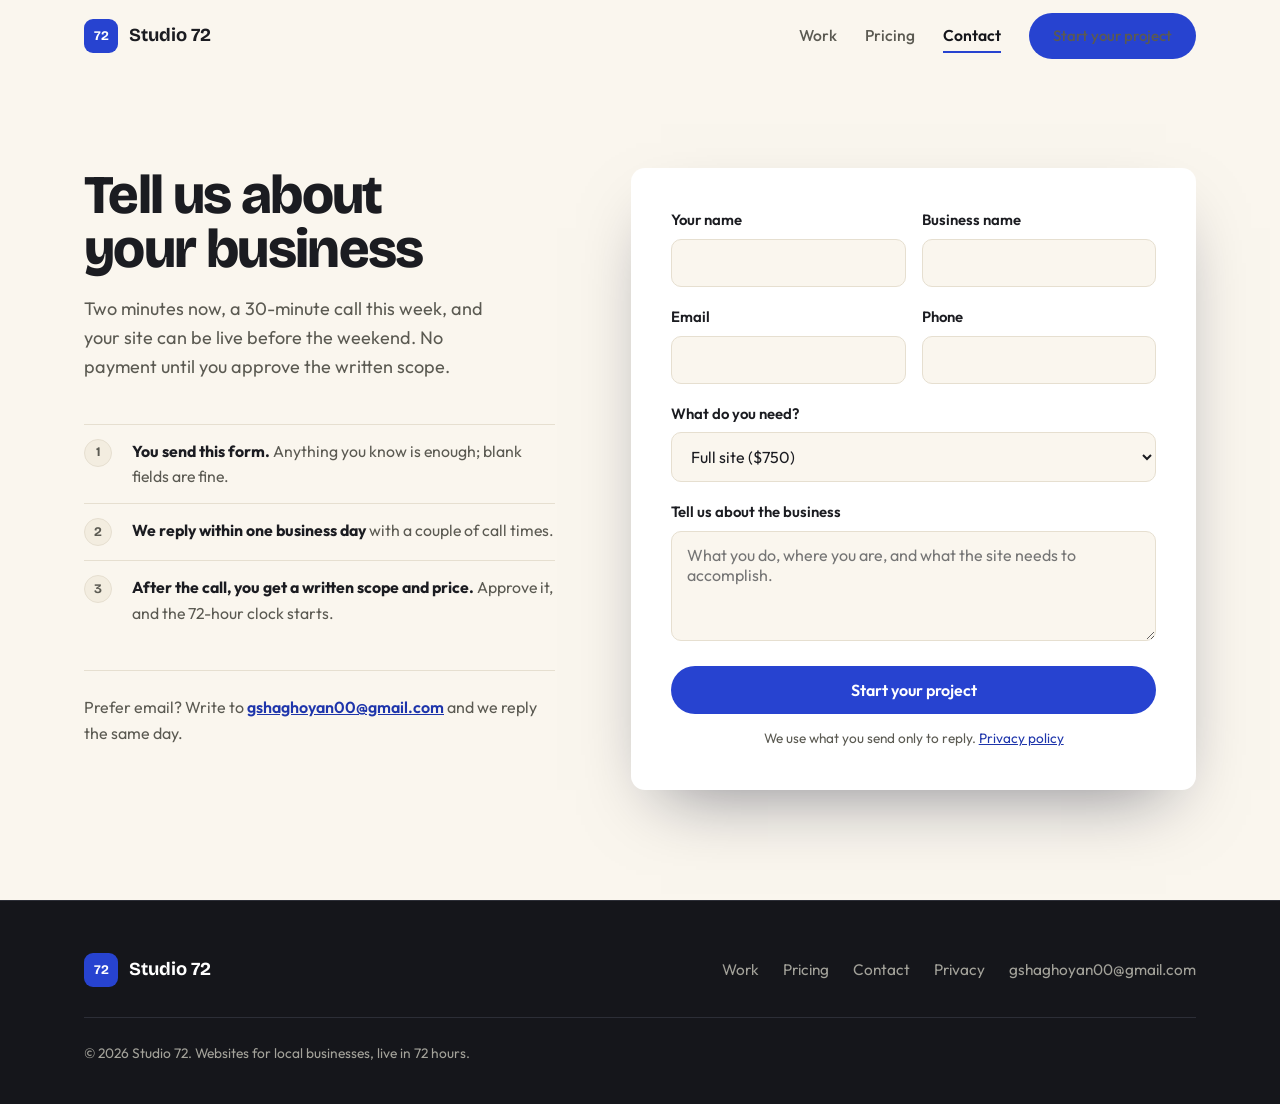
<file: contact.html>
<!doctype html>
<html lang="en">
<head>
<meta charset="utf-8">
<meta name="viewport" content="width=device-width, initial-scale=1">
<title>Studio 72 | Start your project</title>
<meta name="description" content="Tell Studio 72 about your business. Two minutes now, a 30-minute call this week, and your website can be live before the weekend.">
<meta property="og:title" content="Studio 72 | Start your project">
<meta property="og:description" content="Two minutes of form, a 30-minute call, live in 72 hours.">
<meta property="og:url" content="https://studio72web.com/contact.html">
<meta property="og:type" content="website">
<link rel="icon" href="data:image/svg+xml,%3Csvg xmlns='http://www.w3.org/2000/svg' viewBox='0 0 32 32'%3E%3Crect width='32' height='32' rx='8' fill='%232743d0'/%3E%3Ctext x='16' y='21.5' font-family='system-ui' font-size='13' font-weight='700' fill='white' text-anchor='middle'%3E72%3C/text%3E%3C/svg%3E">
<link rel="preconnect" href="https://fonts.googleapis.com">
<link rel="preconnect" href="https://fonts.gstatic.com" crossorigin>
<link href="https://fonts.googleapis.com/css2?family=Bricolage+Grotesque:opsz,wght@12..96,500;12..96,600;12..96,700;12..96,800&family=Outfit:wght@400;500;600;700&display=swap" rel="stylesheet">
<link rel="stylesheet" href="styles.css">
<style>
.start{padding:clamp(60px,8vw,96px) 0 clamp(72px,9vw,110px)}
.start-grid{display:grid;grid-template-columns:minmax(0,5fr) minmax(0,6fr);gap:clamp(40px,6vw,84px);align-items:start}
.start-left h1{font-size:clamp(2.2rem,5vw,3.4rem)}
.start-left .lede{margin-top:18px;max-width:27rem}
.next{margin-top:34px;padding-top:8px}
.next li{list-style:none;display:grid;grid-template-columns:34px 1fr;gap:14px;padding:14px 0;border-top:1px solid var(--line);color:var(--muted);font-size:.99rem;align-items:start}
.next li b{color:var(--text)}
.next .dot{width:28px;height:28px;border-radius:50%;background:var(--cream-deep);border:1px solid var(--line);display:grid;place-items:center;font-weight:700;font-size:.82rem;font-family:var(--display)}
.alt{margin-top:30px;padding-top:24px;border-top:1px solid var(--line);font-size:1rem;color:var(--muted)}
.alt a{color:var(--cobalt-deep);font-weight:600}
@media(max-width:980px){.start-grid{grid-template-columns:1fr}}
</style>
</head>
<body>

<header class="site">
  <div class="wrap nav">
    <a class="brand" href="index.html"><span class="mark">72</span>Studio 72</a>
    <button class="menu-btn" aria-expanded="false" aria-controls="navlinks">Menu</button>
    <nav class="nav-links" id="navlinks">
      <a href="work.html">Work</a>
      <a href="pricing.html">Pricing</a>
      <a href="contact.html" aria-current="page">Contact</a>
      <a class="btn" href="contact.html#form">Start your project</a>
    </nav>
  </div>
</header>

<main>

  <section class="start">
    <div class="wrap start-grid">
      <div class="start-left">
        <h1 class="rv in">Tell us about your business</h1>
        <p class="lede rv in d1">Two minutes now, a 30-minute call this week, and your site can be live before the weekend. No payment until you approve the written scope.</p>
        <ul class="next rv in d2">
          <li><span class="dot">1</span><span><b>You send this form.</b> Anything you know is enough; blank fields are fine.</span></li>
          <li><span class="dot">2</span><span><b>We reply within one business day</b> with a couple of call times.</span></li>
          <li><span class="dot">3</span><span><b>After the call, you get a written scope and price.</b> Approve it, and the 72-hour clock starts.</span></li>
        </ul>
        <div class="alt rv in d3">
          Prefer email? Write to <a href="mailto:gshaghoyan00@gmail.com">gshaghoyan00@gmail.com</a> and we reply the same day.
        </div>
      </div>
      <form class="form-card rv in d1" id="form" data-lead action="https://formsubmit.co/gshaghoyan00@gmail.com" method="POST" novalidate>
        <input type="hidden" name="_subject" value="New Studio 72 lead">
        <input type="hidden" name="_next" value="https://studio72web.com/thanks.html">
        <input type="hidden" name="_captcha" value="false">
        <input type="text" name="_honey" style="display:none" tabindex="-1" autocomplete="off">
        <div class="row2">
          <div class="field">
            <label for="s-name">Your name</label>
            <input id="s-name" name="name" type="text" autocomplete="name" required>
            <p class="err">Please add your name.</p>
          </div>
          <div class="field">
            <label for="s-biz">Business name</label>
            <input id="s-biz" name="business" type="text" autocomplete="organization">
          </div>
        </div>
        <div class="row2">
          <div class="field">
            <label for="s-email">Email</label>
            <input id="s-email" name="email" type="email" autocomplete="email" required>
            <p class="err">Please add an email so we can reply.</p>
          </div>
          <div class="field">
            <label for="s-phone">Phone</label>
            <input id="s-phone" name="phone" type="tel" autocomplete="tel">
          </div>
        </div>
        <div class="field">
          <label for="s-need">What do you need?</label>
          <select id="s-need" name="need">
            <option>Landing page ($500)</option>
            <option selected>Full site ($750)</option>
            <option>Site + brand ($1,200)</option>
            <option>Not sure yet, let's talk</option>
          </select>
        </div>
        <div class="field">
          <label for="s-notes">Tell us about the business</label>
          <textarea id="s-notes" name="notes" placeholder="What you do, where you are, and what the site needs to accomplish."></textarea>
        </div>
        <button class="btn" type="submit" style="width:100%">Start your project</button>
        <p class="form-note">We use what you send only to reply. <a href="privacy.html">Privacy policy</a></p>
      </form>
    </div>
  </section>

</main>

<footer class="site">
  <div class="wrap">
    <div class="foot-row">
      <a class="brand" href="index.html"><span class="mark">72</span>Studio 72</a>
      <nav>
        <a href="work.html">Work</a>
        <a href="pricing.html">Pricing</a>
        <a href="contact.html">Contact</a>
        <a href="privacy.html">Privacy</a>
        <a href="mailto:gshaghoyan00@gmail.com">gshaghoyan00@gmail.com</a>
      </nav>
    </div>
    <p class="foot-base">© 2026 Studio 72. Websites for local businesses, live in 72 hours.</p>
  </div>
</footer>

<script src="app.js"></script>
</body>
</html>
</file>
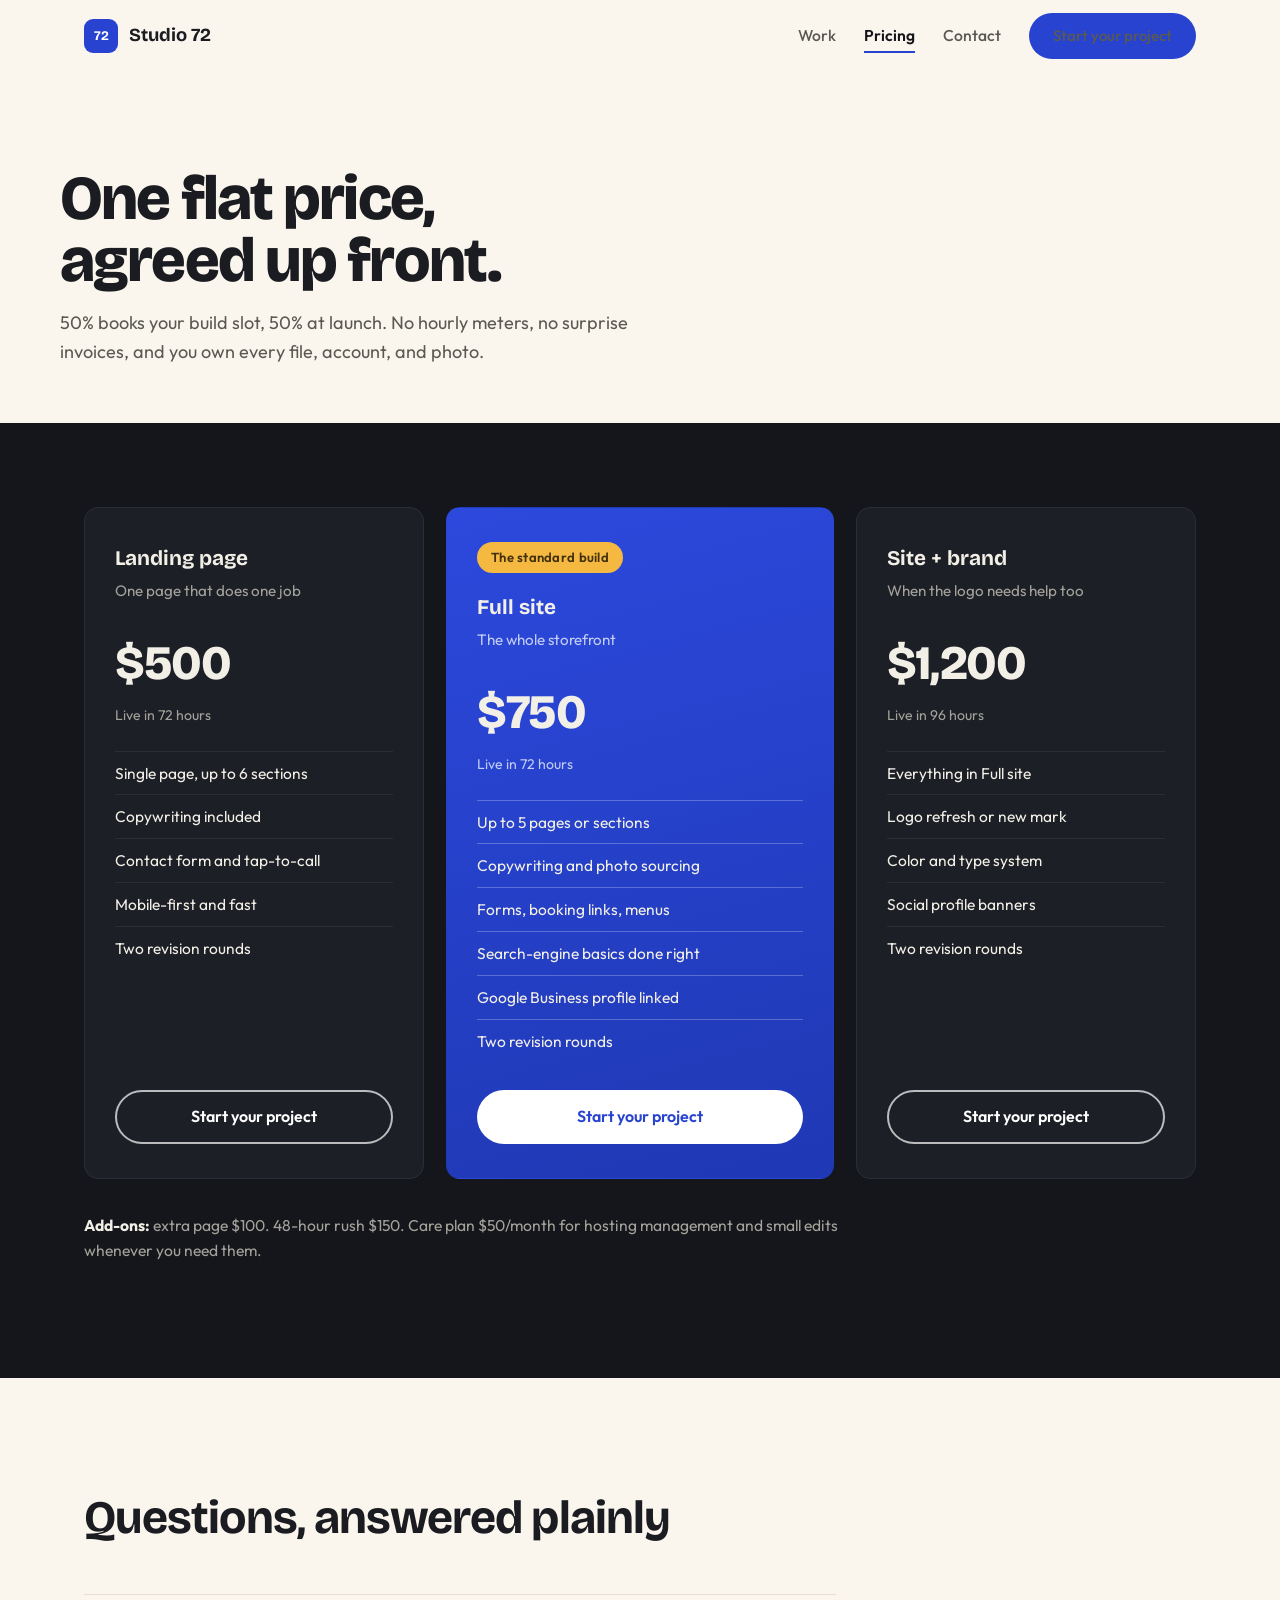
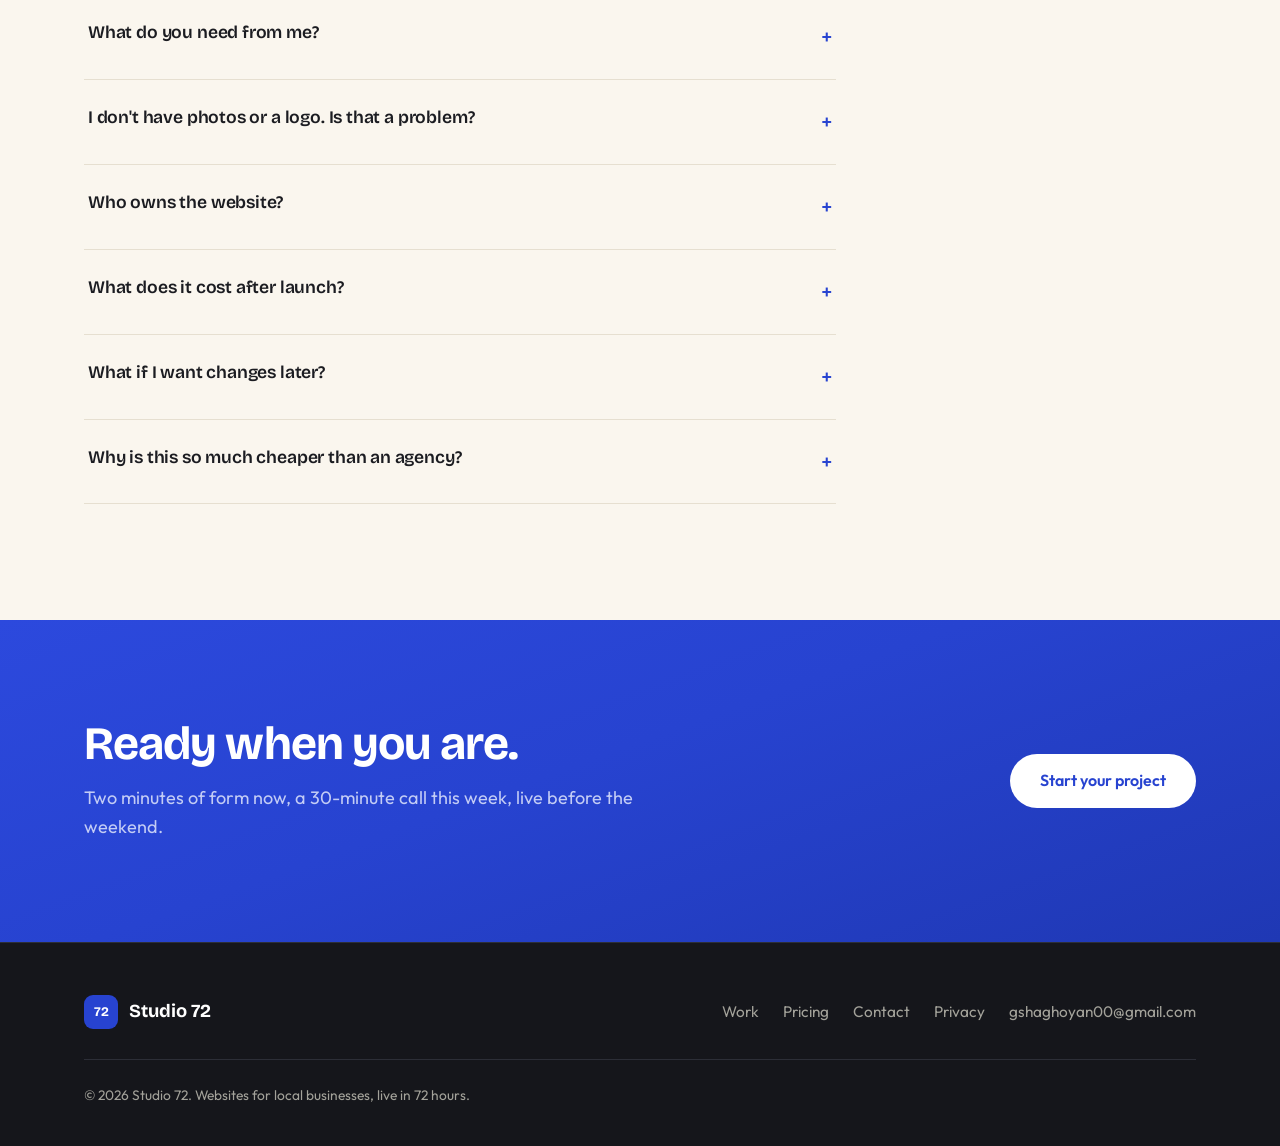
<file: pricing.html>
<!doctype html>
<html lang="en">
<head>
<meta charset="utf-8">
<meta name="viewport" content="width=device-width, initial-scale=1">
<title>Studio 72 | Pricing</title>
<meta name="description" content="Flat pricing from Studio 72: $500 landing page, $750 full site, $1,200 site plus brand. Half to book, half at launch. You own everything.">
<meta property="og:title" content="Studio 72 | Pricing">
<meta property="og:description" content="$500 landing page. $750 full site. $1,200 site plus brand. Live in 72 hours, you own everything.">
<meta property="og:url" content="https://studio72web.com/pricing.html">
<meta property="og:type" content="website">
<link rel="icon" href="data:image/svg+xml,%3Csvg xmlns='http://www.w3.org/2000/svg' viewBox='0 0 32 32'%3E%3Crect width='32' height='32' rx='8' fill='%232743d0'/%3E%3Ctext x='16' y='21.5' font-family='system-ui' font-size='13' font-weight='700' fill='white' text-anchor='middle'%3E72%3C/text%3E%3C/svg%3E">
<link rel="preconnect" href="https://fonts.googleapis.com">
<link rel="preconnect" href="https://fonts.gstatic.com" crossorigin>
<link href="https://fonts.googleapis.com/css2?family=Bricolage+Grotesque:opsz,wght@12..96,500;12..96,600;12..96,700;12..96,800&family=Outfit:wght@400;500;600;700&display=swap" rel="stylesheet">
<link rel="stylesheet" href="styles.css">
<style>
.page-head{padding:clamp(60px,8vw,96px) 0 clamp(36px,5vw,56px)}
.page-head h1{font-size:clamp(2.4rem,5.4vw,3.9rem);max-width:18ch}
.tiers{display:grid;grid-template-columns:1fr 1.14fr 1fr;gap:22px;align-items:stretch}
.tier{
  background:var(--ink-soft);border:1px solid var(--line-ink);border-radius:var(--r);
  padding:34px 30px;display:flex;flex-direction:column;
  transition:transform .3s var(--ease),box-shadow .3s var(--ease);
}
.tier:hover{transform:translateY(-8px);box-shadow:0 30px 60px -30px rgba(0,0,0,.7)}
.tier.feat{background:linear-gradient(165deg,#2c49dd,#1f38b4);border-color:transparent}
.tier .flag{align-self:flex-start;margin-bottom:18px}
.tier .name{font-family:var(--display);font-weight:700;font-size:1.3rem}
.tier .for{color:var(--m-on-ink);font-size:.95rem;margin-top:4px}
.tier.feat .for{color:var(--m-on-cobalt)}
.tier .price{font-family:var(--display);font-size:3rem;font-weight:800;letter-spacing:-.03em;margin:22px 0 2px}
.tier .terms{font-size:.88rem;color:var(--m-on-ink)}
.tier.feat .terms{color:var(--m-on-cobalt)}
.tier ul{margin:24px 0 28px;flex:1}
.tier li{list-style:none;padding:9px 0;border-top:1px solid var(--line-ink);font-size:.97rem}
.tier.feat li{border-top-color:rgba(255,255,255,.25)}
.tier .btn{text-align:center}
.tier.feat .btn{background:#fff;color:var(--cobalt)}
.tier.feat .btn:hover{background:var(--cream)}
.price-notes{margin-top:34px;color:var(--m-on-ink);font-size:.98rem;max-width:48rem}
.price-notes strong{color:var(--t-on-ink)}
.faq-list{max-width:47rem}
details{border-top:1px solid var(--line)}
details:last-child{border-bottom:1px solid var(--line)}
summary{
  cursor:pointer;list-style:none;display:flex;justify-content:space-between;gap:20px;
  padding:24px 4px;font-weight:600;font-size:1.1rem;font-family:var(--display);letter-spacing:-.01em;
  transition:color .2s;
}
summary::-webkit-details-marker{display:none}
summary:hover{color:var(--cobalt)}
summary:focus-visible{outline:3px solid rgba(39,67,208,.4);outline-offset:2px}
summary::after{content:"+";color:var(--cobalt);font-size:1.4rem;font-weight:500;flex:none;transition:transform .25s var(--ease)}
details[open] summary::after{transform:rotate(45deg)}
details p{padding:0 4px 26px;color:var(--muted);max-width:41rem}
@media(max-width:980px){.tiers{grid-template-columns:1fr}}
</style>
</head>
<body>

<header class="site">
  <div class="wrap nav">
    <a class="brand" href="index.html"><span class="mark">72</span>Studio 72</a>
    <button class="menu-btn" aria-expanded="false" aria-controls="navlinks">Menu</button>
    <nav class="nav-links" id="navlinks">
      <a href="work.html">Work</a>
      <a href="pricing.html" aria-current="page">Pricing</a>
      <a href="contact.html">Contact</a>
      <a class="btn" href="contact.html">Start your project</a>
    </nav>
  </div>
</header>

<main>

  <div class="wrap page-head">
    <h1 class="rv in">One flat price, agreed up front.</h1>
    <p class="lede rv in d1">50% books your build slot, 50% at launch. No hourly meters, no surprise invoices, and you own every file, account, and photo.</p>
  </div>

  <section class="on-ink" style="padding-top:clamp(56px,7vw,84px)">
    <div class="wrap">
      <div class="tiers">
        <div class="tier rv">
          <div>
            <p class="name">Landing page</p>
            <p class="for">One page that does one job</p>
          </div>
          <p class="price">$500</p>
          <p class="terms">Live in 72 hours</p>
          <ul>
            <li>Single page, up to 6 sections</li>
            <li>Copywriting included</li>
            <li>Contact form and tap-to-call</li>
            <li>Mobile-first and fast</li>
            <li>Two revision rounds</li>
          </ul>
          <a class="btn btn-ghost" href="contact.html">Start your project</a>
        </div>
        <div class="tier feat rv d1">
          <span class="chip flag">The standard build</span>
          <div>
            <p class="name">Full site</p>
            <p class="for">The whole storefront</p>
          </div>
          <p class="price">$750</p>
          <p class="terms">Live in 72 hours</p>
          <ul>
            <li>Up to 5 pages or sections</li>
            <li>Copywriting and photo sourcing</li>
            <li>Forms, booking links, menus</li>
            <li>Search-engine basics done right</li>
            <li>Google Business profile linked</li>
            <li>Two revision rounds</li>
          </ul>
          <a class="btn" href="contact.html">Start your project</a>
        </div>
        <div class="tier rv d2">
          <div>
            <p class="name">Site + brand</p>
            <p class="for">When the logo needs help too</p>
          </div>
          <p class="price">$1,200</p>
          <p class="terms">Live in 96 hours</p>
          <ul>
            <li>Everything in Full site</li>
            <li>Logo refresh or new mark</li>
            <li>Color and type system</li>
            <li>Social profile banners</li>
            <li>Two revision rounds</li>
          </ul>
          <a class="btn btn-ghost" href="contact.html">Start your project</a>
        </div>
      </div>
      <p class="price-notes rv"><strong>Add-ons:</strong> extra page $100. 48-hour rush $150. Care plan $50/month for hosting management and small edits whenever you need them.</p>
    </div>
  </section>

  <section id="faq">
    <div class="wrap">
      <div class="rv" style="max-width:44rem;margin-bottom:clamp(36px,5vw,52px)">
        <h2>Questions, answered plainly</h2>
      </div>
      <div class="faq-list rv">
        <details>
          <summary>What do you need from me?</summary>
          <p>Thirty minutes on a call, plus whatever you have: photos, a logo, old brochure copy, your hours and services. We turn that into the site. If all you have is a business name, that works too.</p>
        </details>
        <details>
          <summary>I don't have photos or a logo. Is that a problem?</summary>
          <p>No. We source licensed photography that fits your trade, and a clean typographic logo is included in every build. Full logo design is part of the Site + brand package.</p>
        </details>
        <details>
          <summary>Who owns the website?</summary>
          <p>You do, completely: the files, the domain, the hosting account, the images. If we part ways tomorrow, everything keeps working and everything is yours.</p>
        </details>
        <details>
          <summary>What does it cost after launch?</summary>
          <p>Your domain, about $23 a year. Hosting for sites like these is free on modern platforms, set up in your name. The optional $50/month care plan covers management plus edits whenever you want them.</p>
        </details>
        <details>
          <summary>What if I want changes later?</summary>
          <p>Two revision rounds are included before launch. After that, small text and photo swaps are covered by the care plan, and bigger changes get a flat quote in writing before any work starts.</p>
        </details>
        <details>
          <summary>Why is this so much cheaper than an agency?</summary>
          <p>Fixed scope, modern tooling, and no meetings about meetings. We build one site at a time in 72 focused hours, without an office to pay for. The price is the honest cost of the work.</p>
        </details>
      </div>
    </div>
  </section>

  <section class="on-cobalt cta-band">
    <div class="wrap grid">
      <div class="rv">
        <h2>Ready when you are.</h2>
        <p class="lede">Two minutes of form now, a 30-minute call this week, live before the weekend.</p>
      </div>
      <a class="btn rv" href="contact.html">Start your project</a>
    </div>
  </section>

</main>

<footer class="site">
  <div class="wrap">
    <div class="foot-row">
      <a class="brand" href="index.html"><span class="mark">72</span>Studio 72</a>
      <nav>
        <a href="work.html">Work</a>
        <a href="pricing.html">Pricing</a>
        <a href="contact.html">Contact</a>
        <a href="privacy.html">Privacy</a>
        <a href="mailto:gshaghoyan00@gmail.com">gshaghoyan00@gmail.com</a>
      </nav>
    </div>
    <p class="foot-base">© 2026 Studio 72. Websites for local businesses, live in 72 hours.</p>
  </div>
</footer>

<script src="app.js"></script>
</body>
</html>
</file>
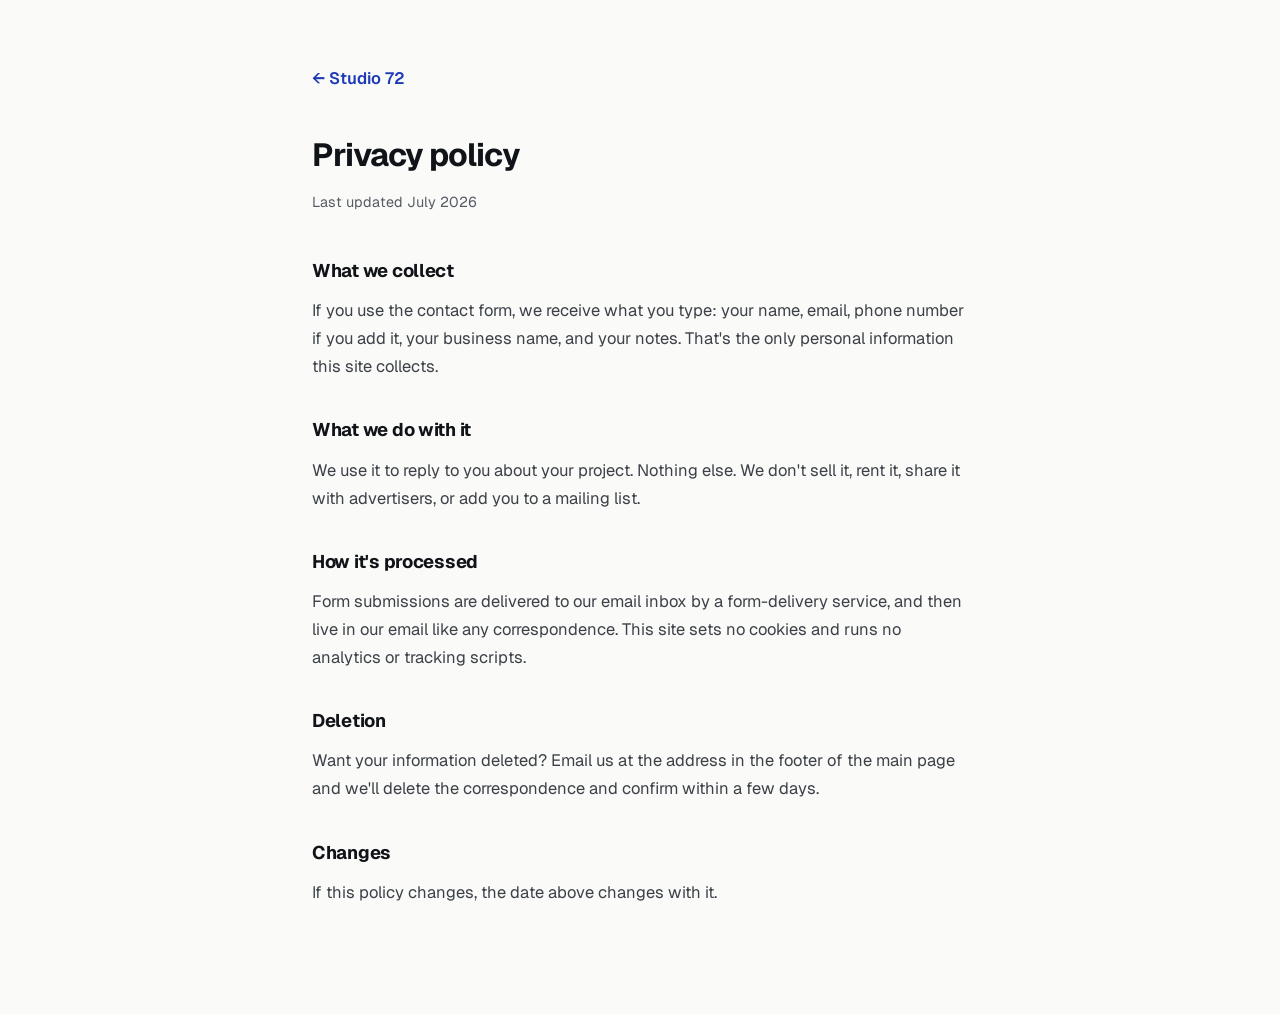
<file: privacy.html>
<!doctype html>
<html lang="en">
<head>
<meta charset="utf-8">
<meta name="viewport" content="width=device-width, initial-scale=1">
<title>Studio 72 | Privacy policy</title>
<meta name="description" content="What Studio 72 collects through its contact form, how it's used, and how to have it deleted.">
<link rel="icon" href="data:image/svg+xml,%3Csvg xmlns='http://www.w3.org/2000/svg' viewBox='0 0 32 32'%3E%3Crect width='32' height='32' rx='7' fill='%232749d6'/%3E%3Ctext x='16' y='21.5' font-family='system-ui' font-size='13' font-weight='700' fill='white' text-anchor='middle'%3E72%3C/text%3E%3C/svg%3E">
<link rel="preconnect" href="https://fonts.googleapis.com">
<link rel="preconnect" href="https://fonts.gstatic.com" crossorigin>
<link href="https://fonts.googleapis.com/css2?family=Geist:wght@400;600;700&display=swap" rel="stylesheet">
<style>
*{margin:0;padding:0;box-sizing:border-box}
body{font-family:"Geist",system-ui,sans-serif;background:#fafaf8;color:#101317;line-height:1.7;font-size:16.5px;-webkit-font-smoothing:antialiased}
.wrap{max-width:44rem;margin:0 auto;padding:64px 24px 96px}
a{color:#1d3ab8}
h1{font-size:2rem;letter-spacing:-.03em;margin-bottom:8px}
.date{color:#555b64;font-size:.9rem;margin-bottom:40px}
h2{font-size:1.15rem;letter-spacing:-.015em;margin:34px 0 10px}
p{color:#3c4148;margin-bottom:12px}
.back{display:inline-block;margin-bottom:36px;font-weight:600;text-decoration:none}
</style>
</head>
<body>
<div class="wrap">
  <a class="back" href="index.html">&larr; Studio 72</a>
  <h1>Privacy policy</h1>
  <p class="date">Last updated July 2026</p>

  <h2>What we collect</h2>
  <p>If you use the contact form, we receive what you type: your name, email, phone number if you add it, your business name, and your notes. That's the only personal information this site collects.</p>

  <h2>What we do with it</h2>
  <p>We use it to reply to you about your project. Nothing else. We don't sell it, rent it, share it with advertisers, or add you to a mailing list.</p>

  <h2>How it's processed</h2>
  <p>Form submissions are delivered to our email inbox by a form-delivery service, and then live in our email like any correspondence. This site sets no cookies and runs no analytics or tracking scripts.</p>

  <h2>Deletion</h2>
  <p>Want your information deleted? Email us at the address in the footer of the main page and we'll delete the correspondence and confirm within a few days.</p>

  <h2>Changes</h2>
  <p>If this policy changes, the date above changes with it.</p>
</div>
</body>
</html>
</file>
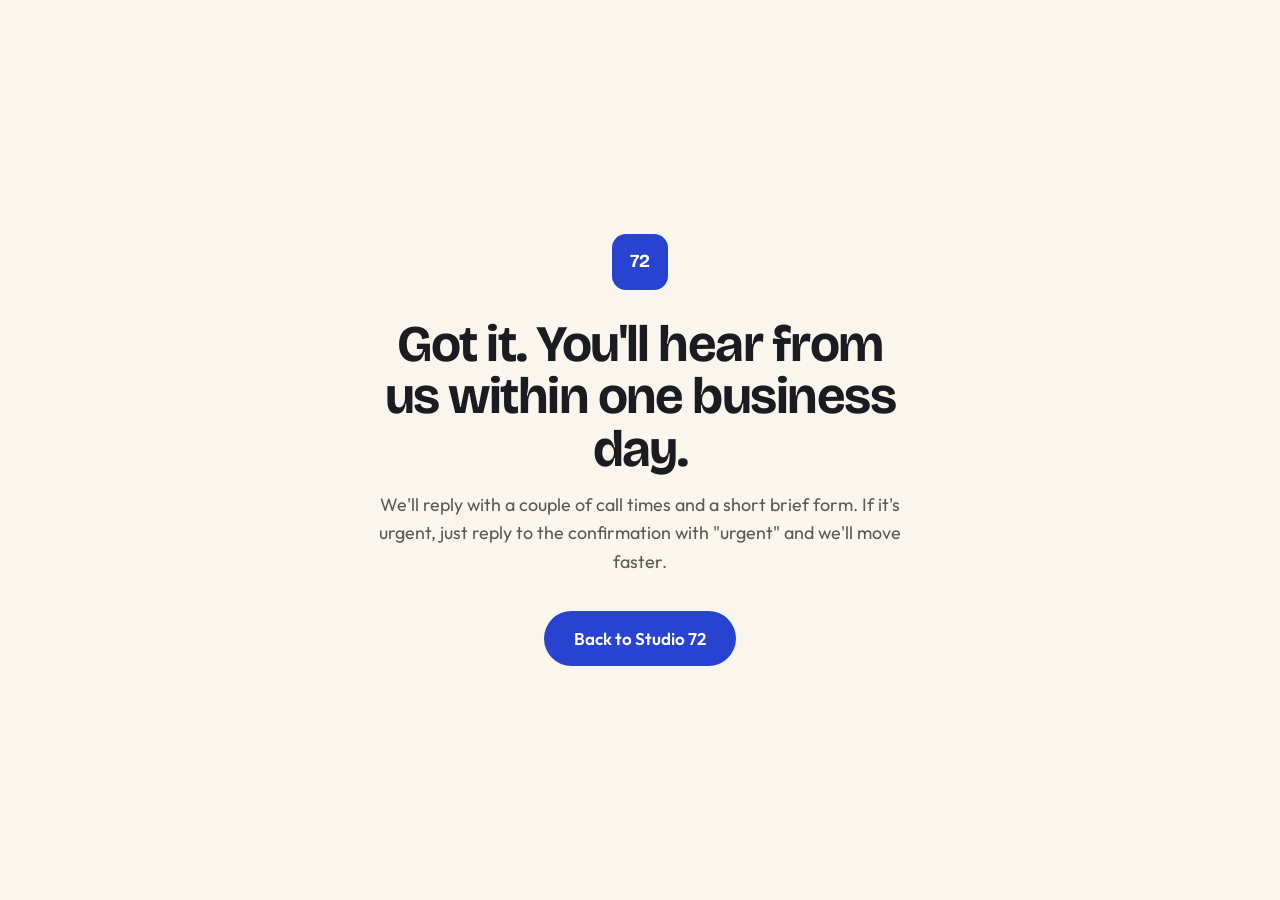
<file: thanks.html>
<!doctype html>
<html lang="en">
<head>
<meta charset="utf-8">
<meta name="viewport" content="width=device-width, initial-scale=1">
<meta name="robots" content="noindex">
<title>Studio 72 | Got it</title>
<link rel="icon" href="data:image/svg+xml,%3Csvg xmlns='http://www.w3.org/2000/svg' viewBox='0 0 32 32'%3E%3Crect width='32' height='32' rx='8' fill='%232743d0'/%3E%3Ctext x='16' y='21.5' font-family='system-ui' font-size='13' font-weight='700' fill='white' text-anchor='middle'%3E72%3C/text%3E%3C/svg%3E">
<link rel="preconnect" href="https://fonts.googleapis.com">
<link rel="preconnect" href="https://fonts.gstatic.com" crossorigin>
<link href="https://fonts.googleapis.com/css2?family=Bricolage+Grotesque:opsz,wght@12..96,700;12..96,800&family=Outfit:wght@400;600&display=swap" rel="stylesheet">
<style>
*{margin:0;padding:0;box-sizing:border-box}
body{font-family:"Outfit",system-ui,sans-serif;background:#faf6ee;color:#1b1c21;line-height:1.6;font-size:17px;-webkit-font-smoothing:antialiased;min-height:100dvh;display:grid;place-items:center;padding:24px}
.card{max-width:34rem;text-align:center}
.mark{width:56px;height:56px;border-radius:14px;background:#2743d0;color:#fff;display:grid;place-items:center;font-weight:700;font-size:1.15rem;margin:0 auto 28px;font-family:"Bricolage Grotesque",sans-serif}
h1{font-family:"Bricolage Grotesque",sans-serif;font-size:clamp(2.2rem,6vw,3.2rem);letter-spacing:-.03em;line-height:1.02;margin-bottom:16px}
p{color:#5b5a52;font-size:1.12rem;margin-bottom:34px}
a.btn{display:inline-block;background:#2743d0;color:#fff;text-decoration:none;font-weight:600;padding:14px 30px;border-radius:999px;transition:background .2s,transform .18s}
a.btn:hover{background:#1e35ab;transform:translateY(-2px)}
</style>
</head>
<body>
<div class="card">
  <div class="mark">72</div>
  <h1>Got it. You'll hear from us within one business day.</h1>
  <p>We'll reply with a couple of call times and a short brief form. If it's urgent, just reply to the confirmation with "urgent" and we'll move faster.</p>
  <a class="btn" href="index.html">Back to Studio 72</a>
</div>
</body>
</html>
</file>
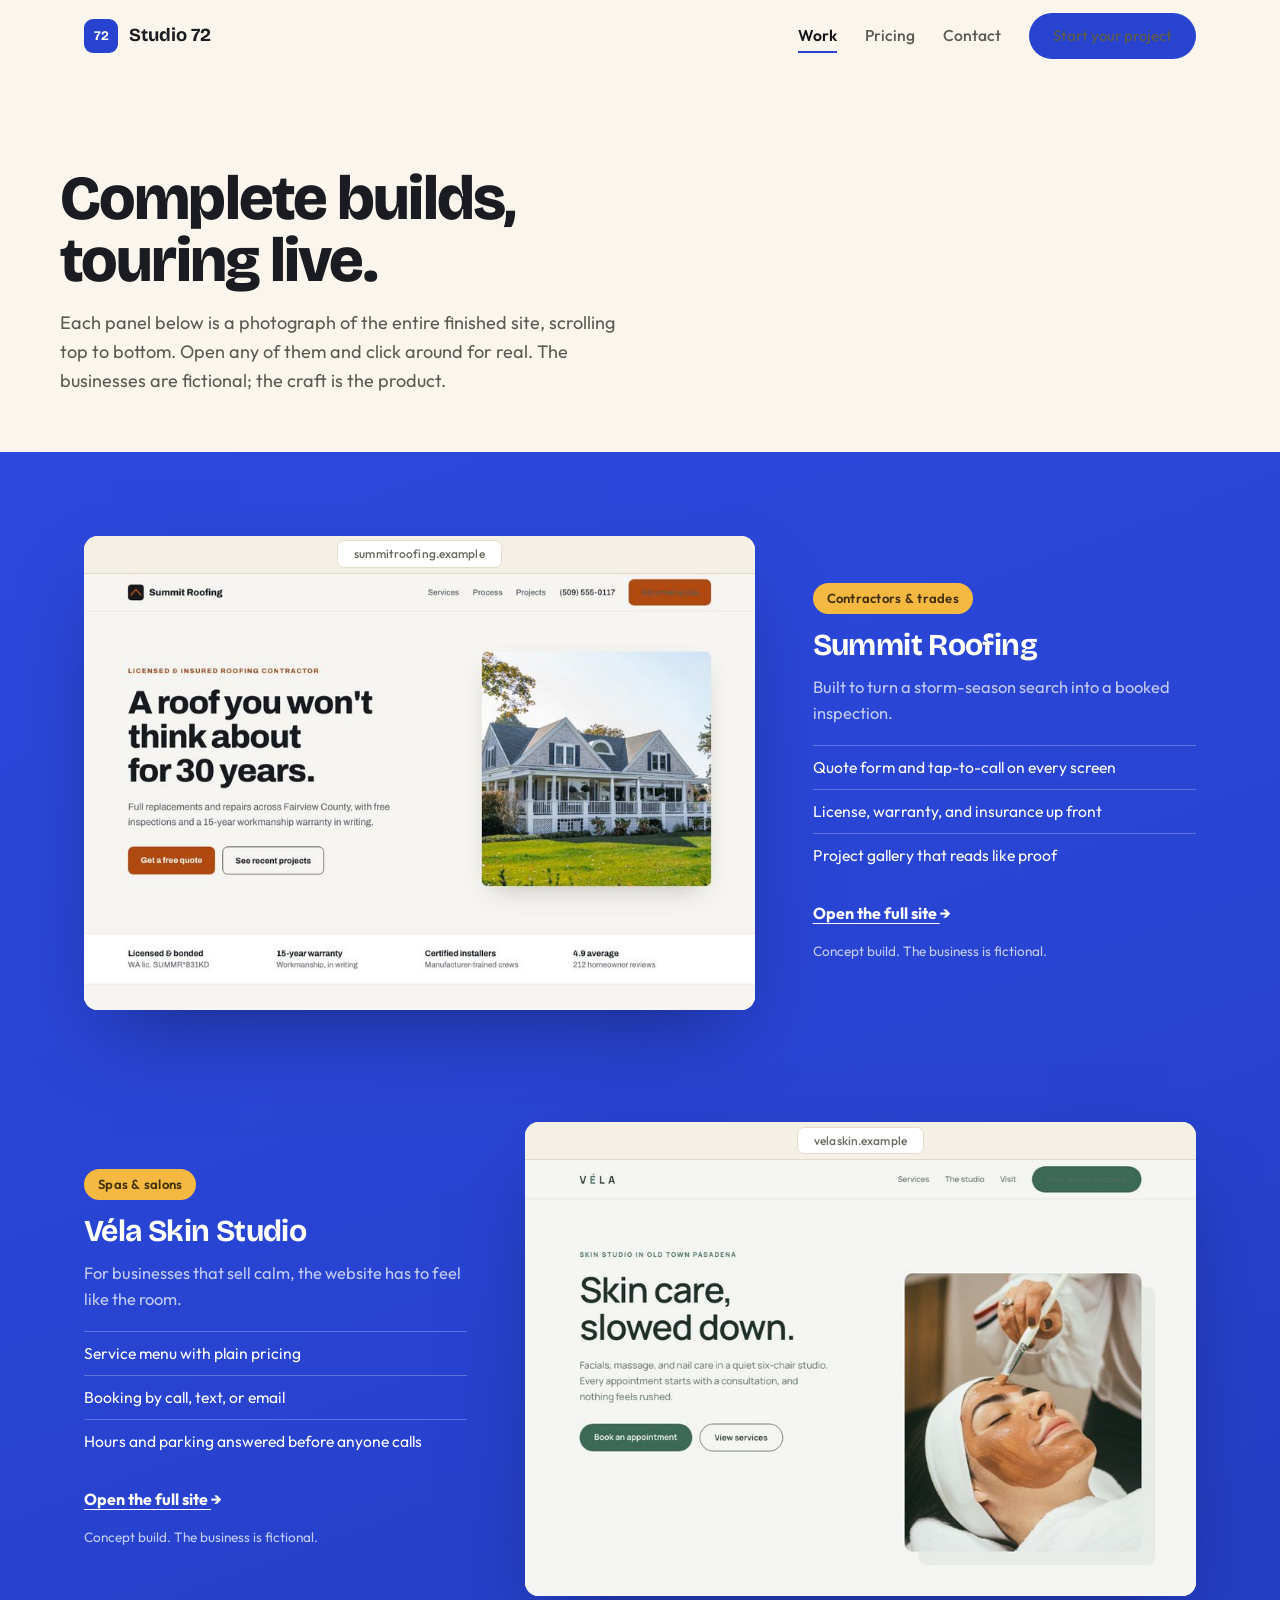
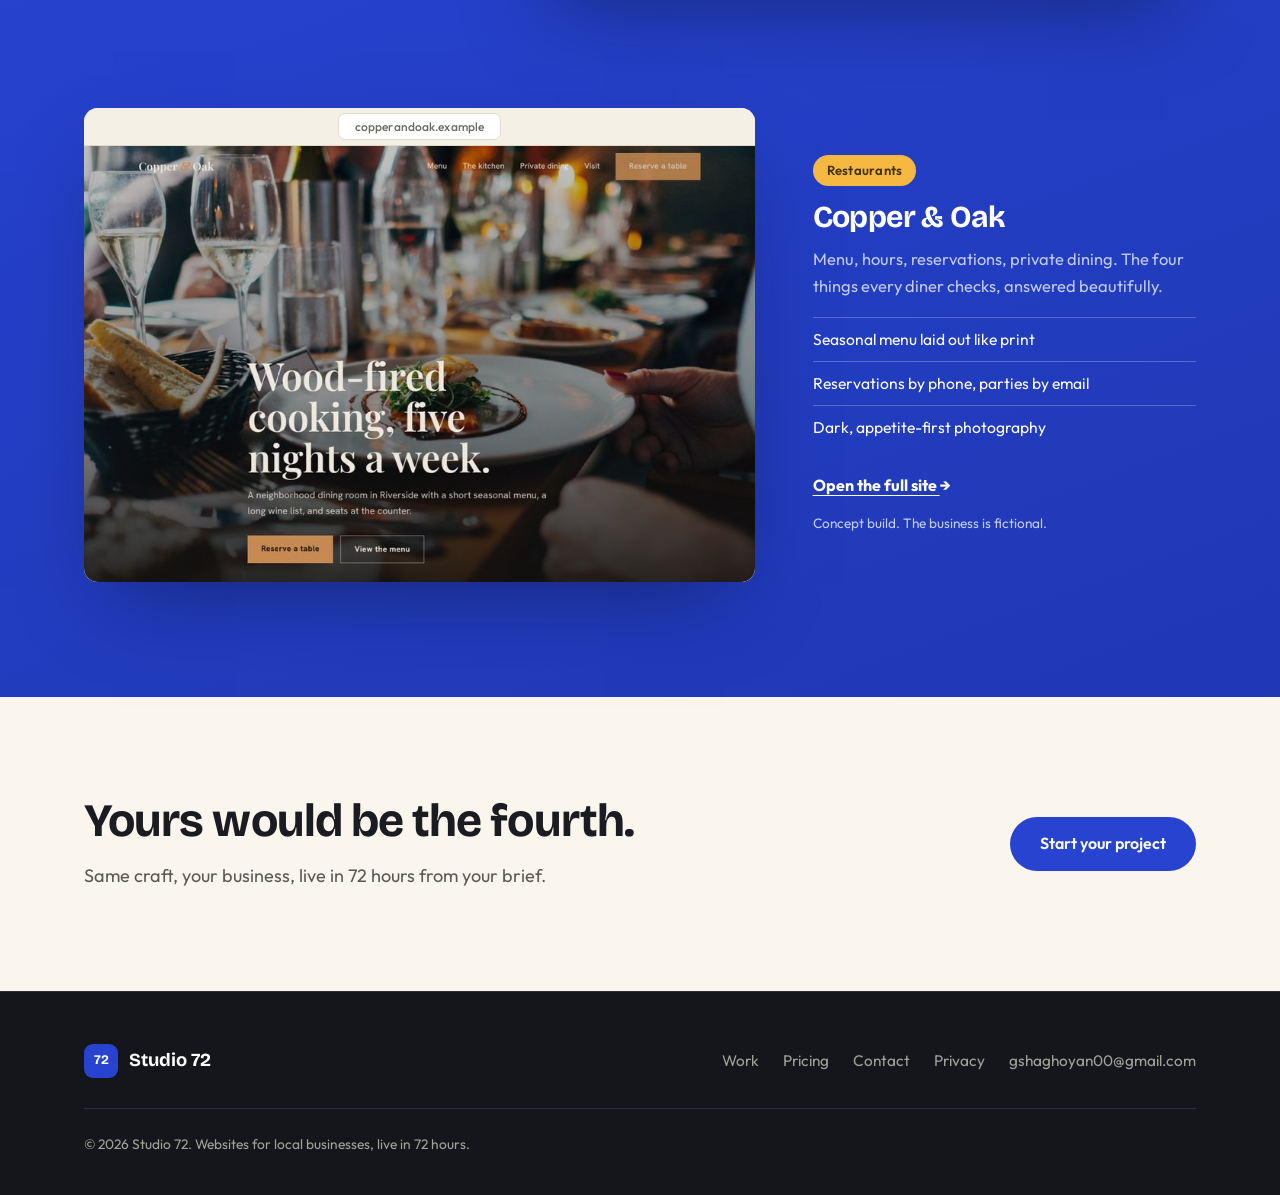
<file: work.html>
<!doctype html>
<html lang="en">
<head>
<meta charset="utf-8">
<meta name="viewport" content="width=device-width, initial-scale=1">
<title>Studio 72 | The work</title>
<meta name="description" content="Three complete website builds by Studio 72: a roofing contractor, a skin studio, and a restaurant. Real copy, real photography, working forms.">
<meta property="og:title" content="Studio 72 | The work">
<meta property="og:description" content="Three complete builds touring live: contractor, spa, restaurant. This is the standard every client gets.">
<meta property="og:url" content="https://studio72web.com/work.html">
<meta property="og:type" content="website">
<link rel="icon" href="data:image/svg+xml,%3Csvg xmlns='http://www.w3.org/2000/svg' viewBox='0 0 32 32'%3E%3Crect width='32' height='32' rx='8' fill='%232743d0'/%3E%3Ctext x='16' y='21.5' font-family='system-ui' font-size='13' font-weight='700' fill='white' text-anchor='middle'%3E72%3C/text%3E%3C/svg%3E">
<link rel="preconnect" href="https://fonts.googleapis.com">
<link rel="preconnect" href="https://fonts.gstatic.com" crossorigin>
<link href="https://fonts.googleapis.com/css2?family=Bricolage+Grotesque:opsz,wght@12..96,500;12..96,600;12..96,700;12..96,800&family=Outfit:wght@400;500;600;700&display=swap" rel="stylesheet">
<link rel="stylesheet" href="styles.css">
<style>
.page-head{padding:clamp(60px,8vw,96px) 0 clamp(36px,5vw,56px)}
.page-head h1{font-size:clamp(2.4rem,5.4vw,3.9rem);max-width:16ch}
.case{display:grid;grid-template-columns:minmax(0,7fr) minmax(0,4fr);gap:clamp(30px,4.5vw,60px);align-items:center;scroll-margin-top:96px}
.case + .case{margin-top:clamp(72px,9vw,112px)}
.case.flip{grid-template-columns:minmax(0,4fr) minmax(0,7fr)}
.case.flip .case-info{order:-1}
.case-info .chip{margin-bottom:16px}
.case-info h2{font-size:1.9rem;margin-bottom:12px}
.case-info p{color:var(--m-on-cobalt);font-size:1.03rem}
.case-info ul{margin:18px 0 22px}
.case-info li{list-style:none;padding:9px 0;border-top:1px solid rgba(255,255,255,.25);font-size:.98rem;color:#fff}
.case-info .case-note{font-size:.85rem;color:var(--m-on-cobalt);margin-top:14px}
@media(max-width:980px){
  .case,.case.flip{grid-template-columns:1fr}
  .case.flip .case-info{order:0}
}
</style>
</head>
<body>

<header class="site">
  <div class="wrap nav">
    <a class="brand" href="index.html"><span class="mark">72</span>Studio 72</a>
    <button class="menu-btn" aria-expanded="false" aria-controls="navlinks">Menu</button>
    <nav class="nav-links" id="navlinks">
      <a href="work.html" aria-current="page">Work</a>
      <a href="pricing.html">Pricing</a>
      <a href="contact.html">Contact</a>
      <a class="btn" href="contact.html">Start your project</a>
    </nav>
  </div>
</header>

<main>

  <div class="wrap page-head">
    <h1 class="rv in">Complete builds, touring live.</h1>
    <p class="lede rv in d1">Each panel below is a photograph of the entire finished site, scrolling top to bottom. Open any of them and click around for real. The businesses are fictional; the craft is the product.</p>
  </div>

  <section class="on-cobalt" style="padding-top:clamp(56px,7vw,84px)">
    <div class="wrap">

      <article class="case rv" id="roofing">
        <div class="frame">
          <div class="frame-bar"><span class="frame-url">summitroofing.example</span></div>
          <div class="tour"><img src="assets/tours/tour-roofing.jpg" alt="Full scrolling view of the Summit Roofing concept website" width="880" height="3711"></div>
        </div>
        <div class="case-info">
          <span class="chip">Contractors &amp; trades</span>
          <h2>Summit Roofing</h2>
          <p>Built to turn a storm-season search into a booked inspection.</p>
          <ul>
            <li>Quote form and tap-to-call on every screen</li>
            <li>License, warranty, and insurance up front</li>
            <li>Project gallery that reads like proof</li>
          </ul>
          <a class="arrow-link" href="demos/summit-roofing/index.html" target="_blank" rel="noopener">Open the full site <span class="ar">&rarr;</span></a>
          <p class="case-note">Concept build. The business is fictional.</p>
        </div>
      </article>

      <article class="case flip rv" id="spa">
        <div class="frame">
          <div class="frame-bar"><span class="frame-url">velaskin.example</span></div>
          <div class="tour"><img src="assets/tours/tour-spa.jpg" alt="Full scrolling view of the Véla Skin Studio concept website" width="880" height="2993" loading="lazy"></div>
        </div>
        <div class="case-info">
          <span class="chip">Spas &amp; salons</span>
          <h2>Véla Skin Studio</h2>
          <p>For businesses that sell calm, the website has to feel like the room.</p>
          <ul>
            <li>Service menu with plain pricing</li>
            <li>Booking by call, text, or email</li>
            <li>Hours and parking answered before anyone calls</li>
          </ul>
          <a class="arrow-link" href="demos/vela-skin/index.html" target="_blank" rel="noopener">Open the full site <span class="ar">&rarr;</span></a>
          <p class="case-note">Concept build. The business is fictional.</p>
        </div>
      </article>

      <article class="case rv" id="restaurant">
        <div class="frame">
          <div class="frame-bar"><span class="frame-url">copperandoak.example</span></div>
          <div class="tour"><img src="assets/tours/tour-restaurant.jpg" alt="Full scrolling view of the Copper and Oak concept website" width="880" height="3789" loading="lazy"></div>
        </div>
        <div class="case-info">
          <span class="chip">Restaurants</span>
          <h2>Copper &amp; Oak</h2>
          <p>Menu, hours, reservations, private dining. The four things every diner checks, answered beautifully.</p>
          <ul>
            <li>Seasonal menu laid out like print</li>
            <li>Reservations by phone, parties by email</li>
            <li>Dark, appetite-first photography</li>
          </ul>
          <a class="arrow-link" href="demos/copper-oak/index.html" target="_blank" rel="noopener">Open the full site <span class="ar">&rarr;</span></a>
          <p class="case-note">Concept build. The business is fictional.</p>
        </div>
      </article>

    </div>
  </section>

  <section class="cta-band">
    <div class="wrap grid">
      <div class="rv">
        <h2>Yours would be the fourth.</h2>
        <p class="lede">Same craft, your business, live in 72 hours from your brief.</p>
      </div>
      <a class="btn rv" href="contact.html">Start your project</a>
    </div>
  </section>

</main>

<footer class="site">
  <div class="wrap">
    <div class="foot-row">
      <a class="brand" href="index.html"><span class="mark">72</span>Studio 72</a>
      <nav>
        <a href="work.html">Work</a>
        <a href="pricing.html">Pricing</a>
        <a href="contact.html">Contact</a>
        <a href="privacy.html">Privacy</a>
        <a href="mailto:gshaghoyan00@gmail.com">gshaghoyan00@gmail.com</a>
      </nav>
    </div>
    <p class="foot-base">© 2026 Studio 72. Websites for local businesses, live in 72 hours.</p>
  </div>
</footer>

<script src="app.js"></script>
</body>
</html>
</file>
<file: styles.css>
/* Studio 72 shared design system */
:root{
  --cream:#faf6ee;
  --cream-deep:#f3ede0;
  --ink:#15161b;
  --ink-soft:#1d1f26;
  --cobalt:#2743d0;
  --cobalt-deep:#1e35ab;
  --amber:#f5b942;
  --text:#1b1c21;
  --muted:#5b5a52;
  --t-on-cobalt:#ffffff;
  --m-on-cobalt:#c3ccf5;
  --t-on-ink:#f2efe6;
  --m-on-ink:#a3a29a;
  --line:#e6dfd0;
  --line-ink:#2c2e37;
  --r:14px;
  --wrap:1160px;
  --display:"Bricolage Grotesque",system-ui,sans-serif;
  --body:"Outfit",system-ui,sans-serif;
  --ease:cubic-bezier(.16,1,.3,1);
}
*{margin:0;padding:0;box-sizing:border-box}
html{scroll-behavior:smooth}
@media (prefers-reduced-motion:reduce){html{scroll-behavior:auto}}
body{
  font-family:var(--body);background:var(--cream);color:var(--text);
  line-height:1.6;font-size:17px;-webkit-font-smoothing:antialiased;
}
@media (prefers-reduced-motion:no-preference){
  body{animation:pagein .5s ease-out}
  @keyframes pagein{from{opacity:0}to{opacity:1}}
}
img{display:block;max-width:100%;height:auto}
a{color:inherit}
.wrap{max-width:var(--wrap);margin:0 auto;padding:0 24px}
section{padding:clamp(68px,9vw,116px) 0}
h1,h2,h3{font-family:var(--display);letter-spacing:-.02em;text-wrap:balance}
h1{font-size:clamp(2.8rem,6.6vw,4.9rem);line-height:1;font-weight:800;letter-spacing:-.03em}
h2{font-size:clamp(1.9rem,3.8vw,2.9rem);line-height:1.05;font-weight:700}
.lede{color:var(--muted);font-size:1.13rem;max-width:36rem;margin-top:16px}
.on-cobalt .lede{color:var(--m-on-cobalt)}
.on-ink .lede{color:var(--m-on-ink)}

/* ---------- color blocks ---------- */
.on-cobalt{background:linear-gradient(160deg,#2c49dd 0%,var(--cobalt) 45%,#1f38b4 100%);color:var(--t-on-cobalt)}
.on-ink{background:var(--ink);color:var(--t-on-ink)}

/* ---------- buttons & chips ---------- */
.btn{
  display:inline-block;background:var(--cobalt);color:#fff;text-decoration:none;
  font-weight:600;font-size:1rem;padding:14px 30px;border-radius:999px;
  border:none;cursor:pointer;font-family:var(--body);
  transition:transform .2s cubic-bezier(.34,1.56,.64,1),background .2s,box-shadow .25s;
}
.btn:hover{background:var(--cobalt-deep);transform:translateY(-3px);box-shadow:0 14px 28px -12px rgba(39,67,208,.6)}
.btn:active{transform:translateY(0) scale(.98)}
.btn:focus-visible{outline:3px solid rgba(39,67,208,.4);outline-offset:2px}
.on-ink .btn:focus-visible,.on-cobalt .btn:focus-visible{outline-color:rgba(255,255,255,.75)}
.btn-ghost{background:transparent;color:var(--text);border:2px solid var(--ink);padding:12px 28px}
.btn-ghost:hover{background:var(--ink);color:var(--cream);box-shadow:none}
.on-ink .btn-ghost,.on-cobalt .btn-ghost{color:#fff;border-color:rgba(255,255,255,.7)}
.on-ink .btn-ghost:hover,.on-cobalt .btn-ghost:hover{background:#fff;color:var(--ink)}
.on-cobalt .btn{background:#fff;color:var(--cobalt)}
.on-cobalt .btn:hover{background:var(--cream);box-shadow:0 14px 28px -12px rgba(0,0,0,.45)}
.chip{
  display:inline-block;font-weight:600;font-size:.82rem;letter-spacing:.02em;
  background:var(--amber);color:#43310a;padding:5px 14px;border-radius:999px;
}
.arrow-link{font-weight:700;text-decoration:none;color:var(--cobalt-deep);font-size:1rem;white-space:nowrap}
.arrow-link .ar{display:inline-block;transition:transform .25s var(--ease)}
.arrow-link:hover .ar{transform:translateX(5px)}
.on-cobalt .arrow-link{color:#fff;text-decoration:underline;text-underline-offset:4px}
.on-cobalt .arrow-link:hover{text-decoration-color:var(--amber);text-decoration-thickness:3px}

/* ---------- nav ---------- */
header.site{position:sticky;top:0;z-index:60;background:rgba(250,246,238,.92);backdrop-filter:blur(14px);transition:box-shadow .3s}
header.site.scrolled{box-shadow:0 8px 30px -18px rgba(20,20,30,.35)}
.nav{display:flex;align-items:center;gap:26px;height:72px}
.brand{display:flex;align-items:center;gap:11px;text-decoration:none;font-family:var(--display);font-weight:700;font-size:1.15rem}
.brand .mark{width:34px;height:34px;border-radius:9px;background:var(--cobalt);color:#fff;display:grid;place-items:center;font-size:.82rem;font-weight:700;flex:none;transition:transform .3s var(--ease)}
.brand:hover .mark{transform:rotate(-8deg) scale(1.06)}
.nav-links{display:flex;gap:28px;margin-left:auto;align-items:center}
.nav-links a{text-decoration:none;font-weight:500;font-size:.98rem;color:var(--muted);position:relative;padding:4px 0}
.nav-links a:not(.btn)::after{content:"";position:absolute;left:0;right:100%;bottom:0;height:2px;background:var(--cobalt);transition:right .25s var(--ease)}
.nav-links a:not(.btn):hover::after,.nav-links a[aria-current="page"]::after{right:0}
.nav-links a[aria-current="page"]{color:var(--ink);font-weight:600}
.nav-links a:hover{color:var(--ink)}
.nav-links .btn{padding:11px 24px;font-size:.94rem}
.menu-btn{display:none;margin-left:auto;background:none;border:2px solid var(--line);border-radius:999px;padding:8px 16px;font-family:var(--body);font-weight:600;font-size:.9rem;cursor:pointer}
.menu-btn:hover{border-color:var(--ink)}
.menu-btn:focus-visible{outline:3px solid rgba(39,67,208,.4);outline-offset:2px}

/* ---------- tour frames (the animated site photographs) ---------- */
.frame{
  border-radius:var(--r);overflow:hidden;background:#efe9dc;
  box-shadow:0 34px 80px -30px rgba(10,14,40,.5);
  transition:transform .4s var(--ease),box-shadow .4s var(--ease);
}
.frame:hover{transform:translateY(-6px);box-shadow:0 44px 90px -30px rgba(10,14,40,.6)}
.frame-bar{display:flex;justify-content:center;align-items:center;height:38px;background:#f4f0e6;border-bottom:1px solid #e0d9c8;position:relative}
.frame-url{font-size:.75rem;font-weight:500;color:#6b6a60;background:#fff;border:1px solid #e2dccd;border-radius:7px;padding:3px 16px;letter-spacing:.01em}
.tour{position:relative;overflow:hidden;aspect-ratio:16/10.4;background:#fff}
.tour img{width:100%;height:auto;will-change:transform}
@media (prefers-reduced-motion:no-preference){
  .tour.play img{animation:tourY var(--tour-dur,36s) ease-in-out infinite}
  .tour:hover img{animation-play-state:paused}
  @keyframes tourY{
    0%,8%{transform:translateY(0)}
    46%,54%{transform:translateY(var(--travel,-70%))}
    92%,100%{transform:translateY(0)}
  }
}

/* ---------- reveal choreography ---------- */
@media (prefers-reduced-motion:no-preference){
  .rv{opacity:0;transform:translateY(26px)}
  .rv.left{transform:translateX(-30px)}
  .rv.right{transform:translateX(30px)}
  .rv.in{opacity:1;transform:none;transition:opacity .8s var(--ease),transform .8s var(--ease)}
  .rv.d1.in{transition-delay:.08s}.rv.d2.in{transition-delay:.16s}.rv.d3.in{transition-delay:.24s}
}

/* ---------- marquee (home only) ---------- */
.marquee{overflow:hidden;border-top:1px solid var(--line);border-bottom:1px solid var(--line);padding:18px 0;background:var(--cream-deep)}
.marquee .track{display:flex;gap:56px;width:max-content}
.marquee span{font-family:var(--display);font-weight:600;font-size:1.05rem;color:var(--muted);white-space:nowrap}
@media (prefers-reduced-motion:no-preference){
  .marquee .track{animation:slide 30s linear infinite}
  .marquee:hover .track{animation-play-state:paused}
  @keyframes slide{to{transform:translateX(-50%)}}
}

/* ---------- footer ---------- */
footer.site{background:var(--ink);color:var(--m-on-ink);padding:52px 0 40px;font-size:.96rem;border-top:1px solid var(--line-ink)}
footer.site .foot-row{display:flex;justify-content:space-between;gap:24px;flex-wrap:wrap;align-items:center}
footer.site .brand{color:#fff}
footer.site nav{display:flex;gap:24px;flex-wrap:wrap}
footer.site a{color:var(--m-on-ink);text-decoration:none}
footer.site a:hover{color:#fff}
.foot-base{margin-top:30px;padding-top:24px;border-top:1px solid var(--line-ink);font-size:.86rem}

/* ---------- forms ---------- */
.form-card{background:#fff;border-radius:var(--r);padding:clamp(26px,3.5vw,40px);box-shadow:0 30px 70px -30px rgba(10,14,40,.5);color:var(--text)}
.field{margin-bottom:18px}
.row2{display:grid;grid-template-columns:1fr 1fr;gap:16px}
.field label{display:block;font-weight:600;font-size:.93rem;margin-bottom:7px}
.field input,.field select,.field textarea{
  width:100%;padding:13px 15px;border:1.5px solid var(--line);border-radius:10px;
  font-family:var(--body);font-size:1rem;background:var(--cream);color:var(--text);
  transition:border-color .2s,background .2s;
}
.field textarea{min-height:110px;resize:vertical}
.field input:focus,.field select:focus,.field textarea:focus{outline:none;border-color:var(--cobalt);background:#fff}
.field .err{display:none;font-size:.85rem;color:#b3261e;margin-top:5px;font-weight:600}
.field.invalid .err{display:block}
.field.invalid input{border-color:#b3261e}
.form-note{font-size:.85rem;color:var(--muted);margin-top:14px;text-align:center}
.form-note a{color:var(--cobalt-deep)}

/* ---------- CTA band ---------- */
.cta-band{padding:clamp(64px,8vw,100px) 0}
.cta-band .grid{display:grid;grid-template-columns:minmax(0,7fr) minmax(0,4fr);gap:40px;align-items:center}
.cta-band .btn{justify-self:start}
@media(min-width:861px){.cta-band .btn{justify-self:end}}

/* ---------- mobile ---------- */
@media(max-width:980px){
  .row2{grid-template-columns:1fr}
  .cta-band .grid{grid-template-columns:1fr}
}
@media(max-width:880px){
  .nav-links{
    display:none;position:absolute;top:72px;left:0;right:0;
    background:var(--cream);border-bottom:1px solid var(--line);
    flex-direction:column;padding:24px;gap:18px;align-items:flex-start;
    box-shadow:0 20px 40px -20px rgba(20,20,30,.3);
  }
  .nav-links.open{display:flex}
  .menu-btn{display:block}
}
</file>
